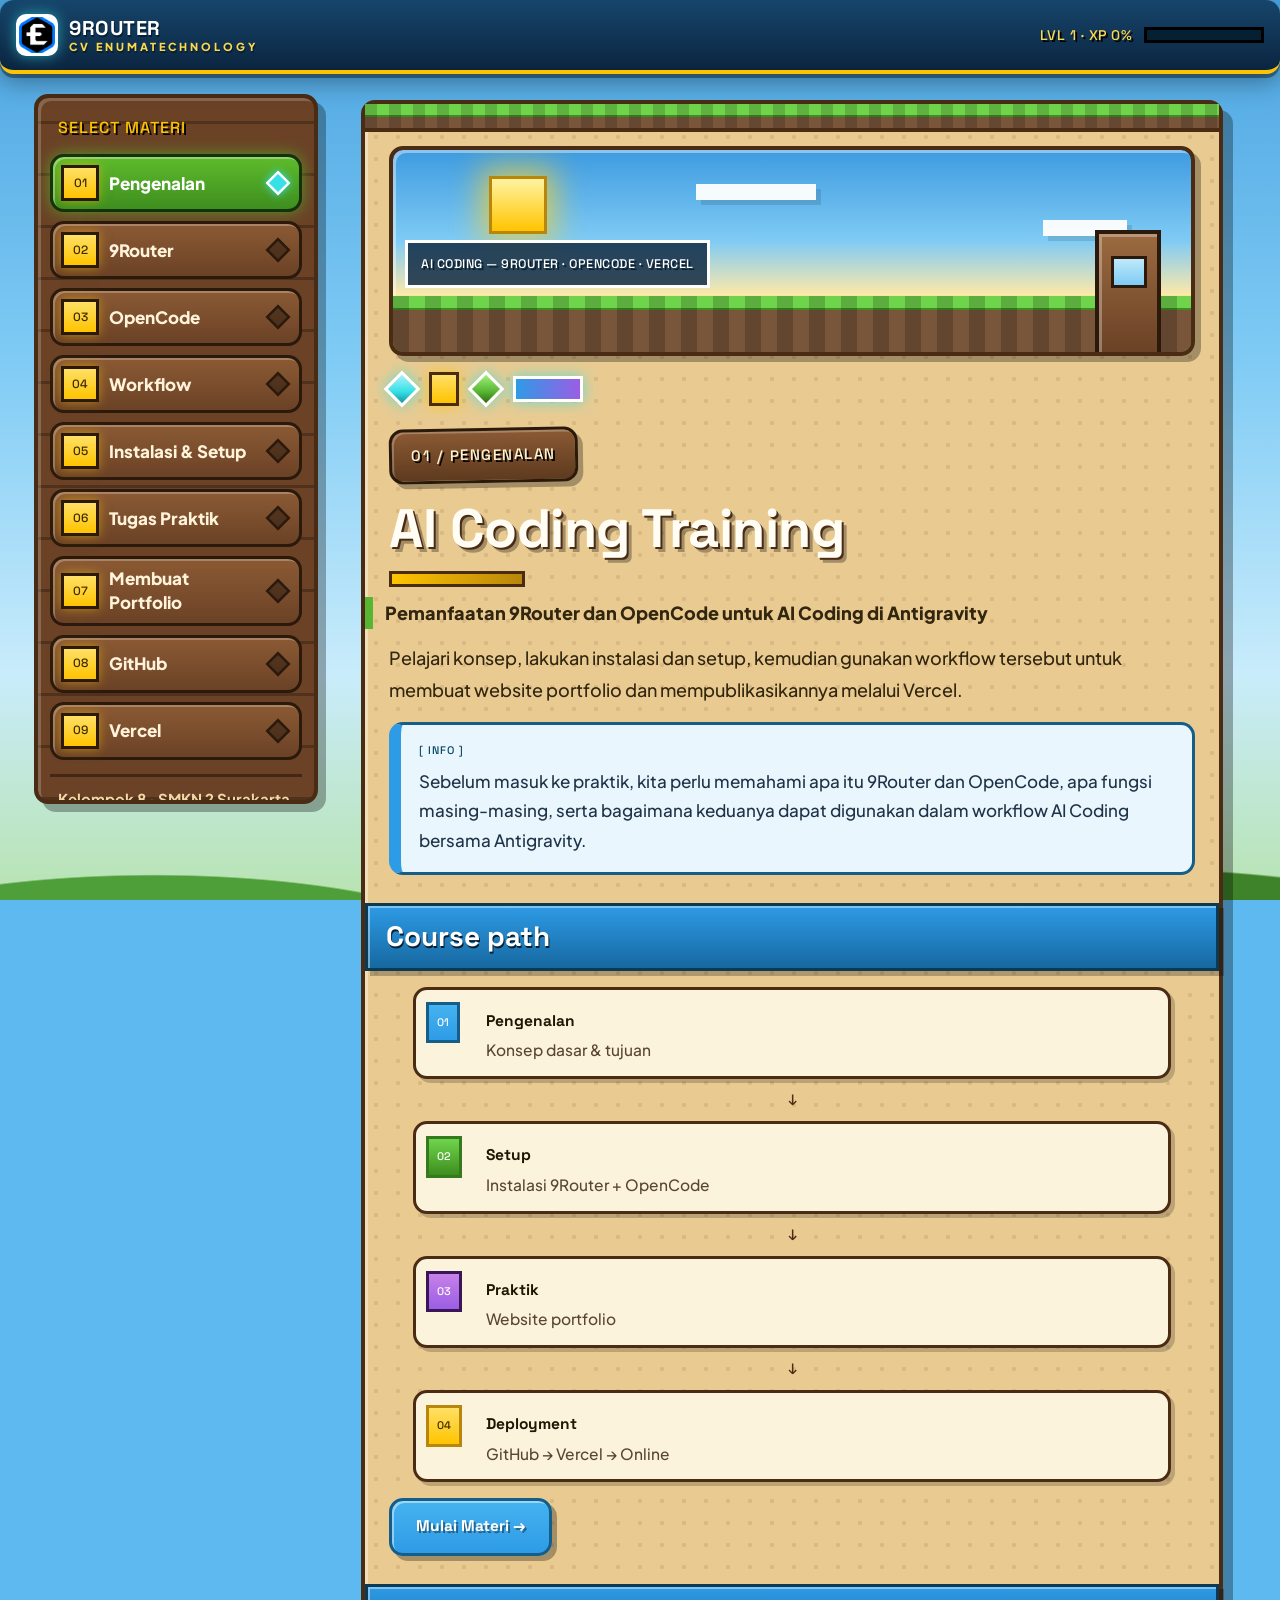
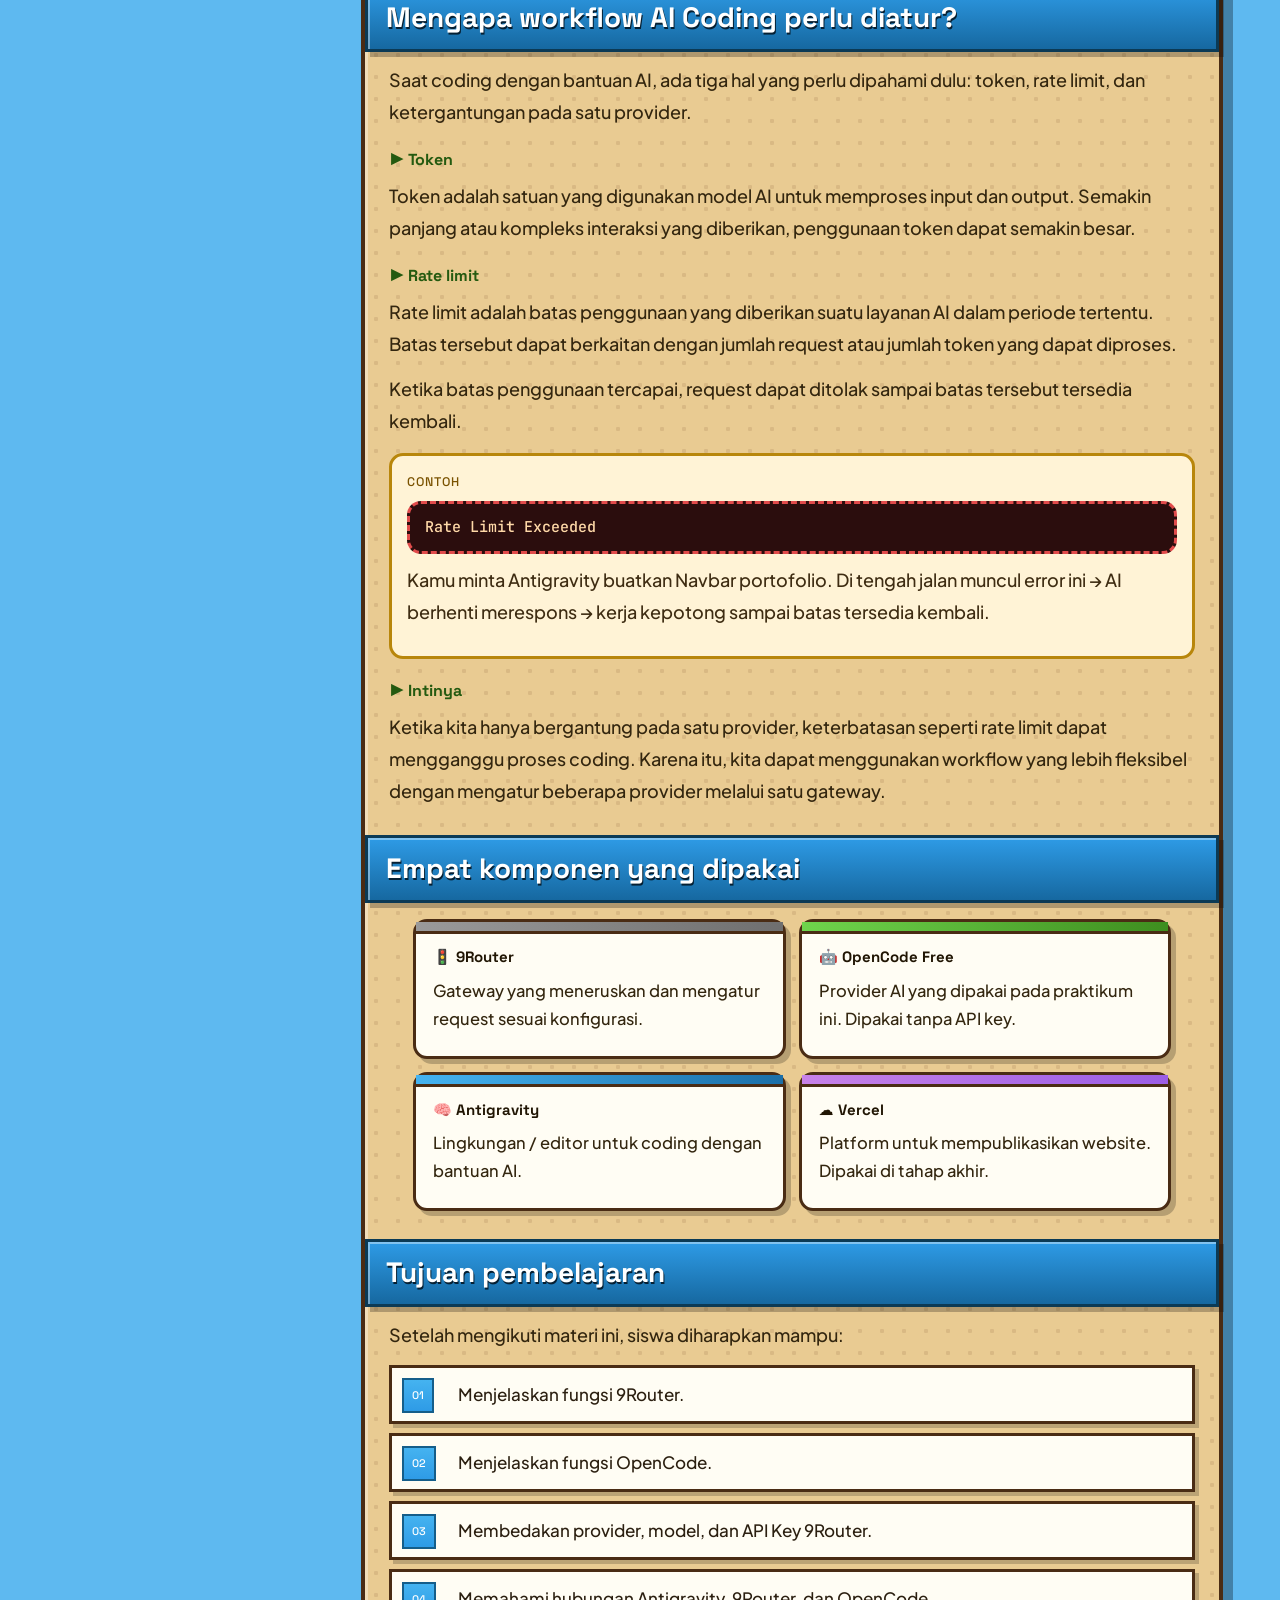
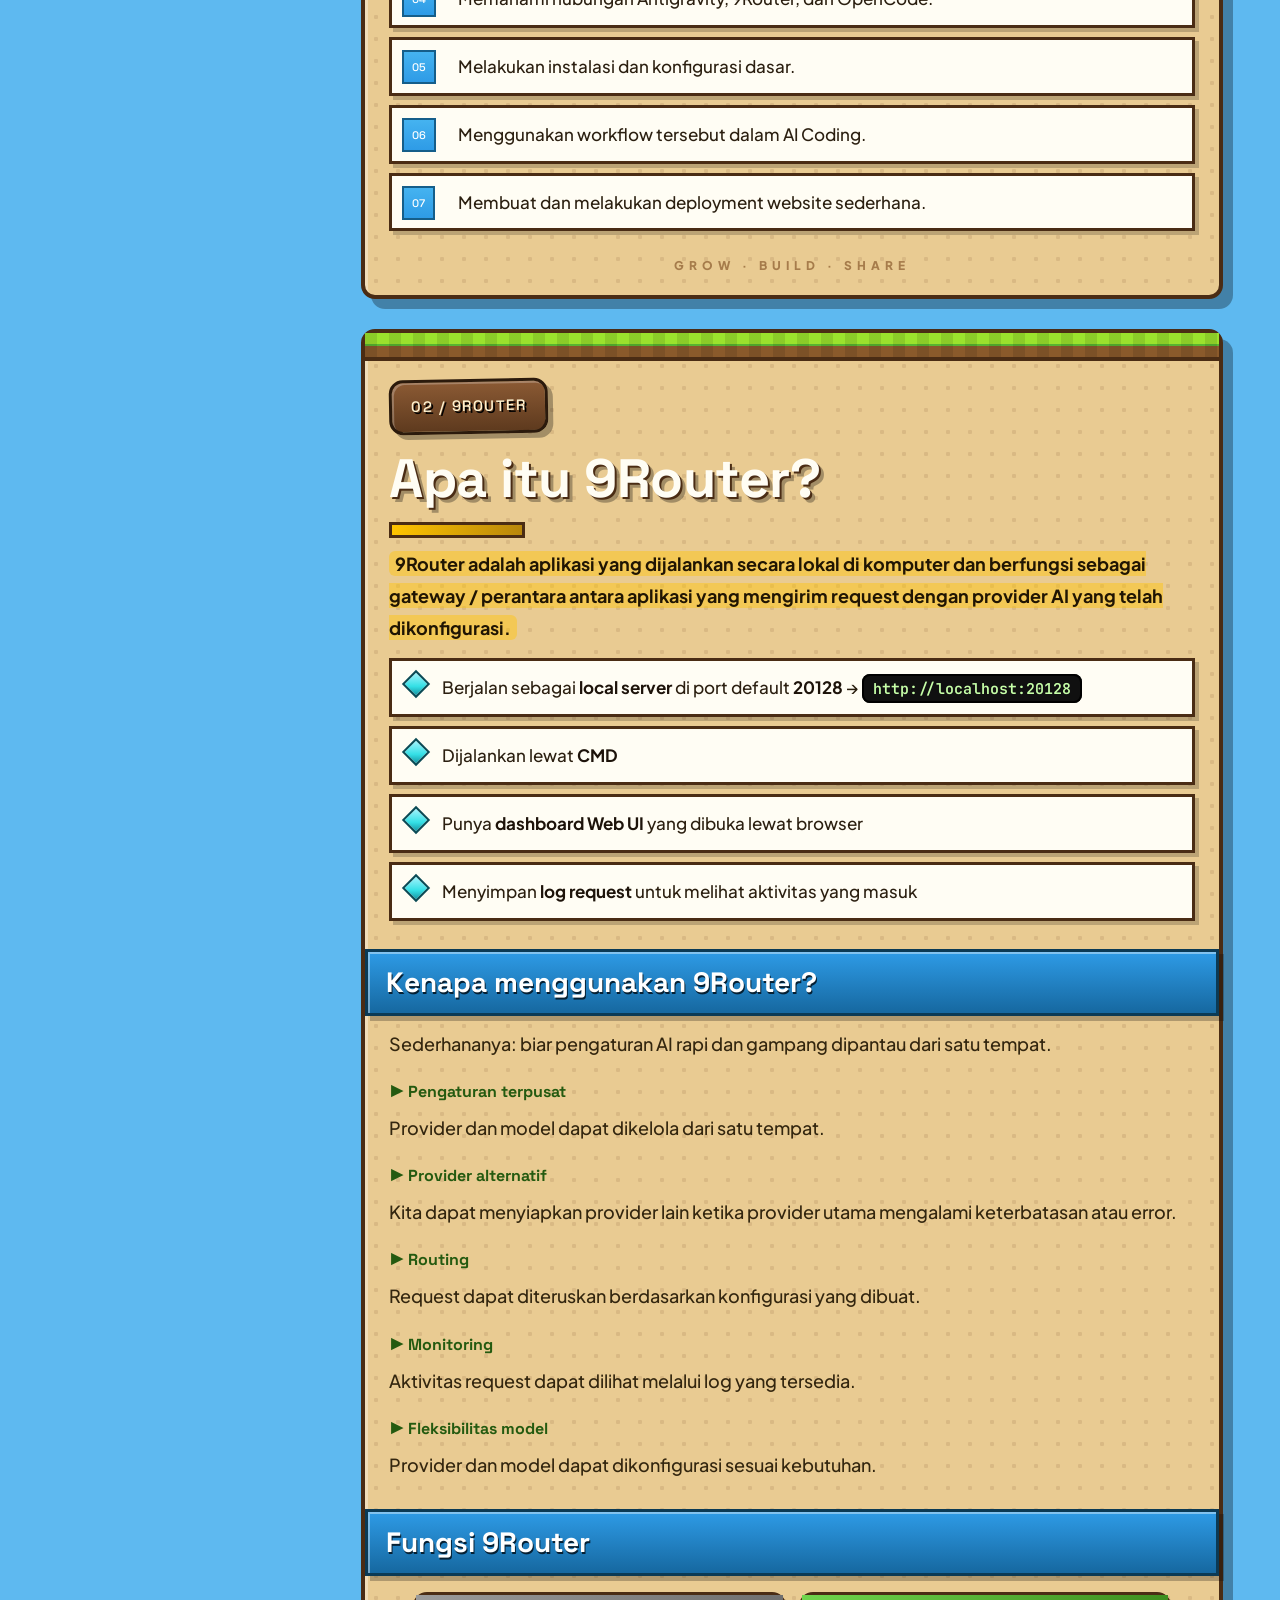
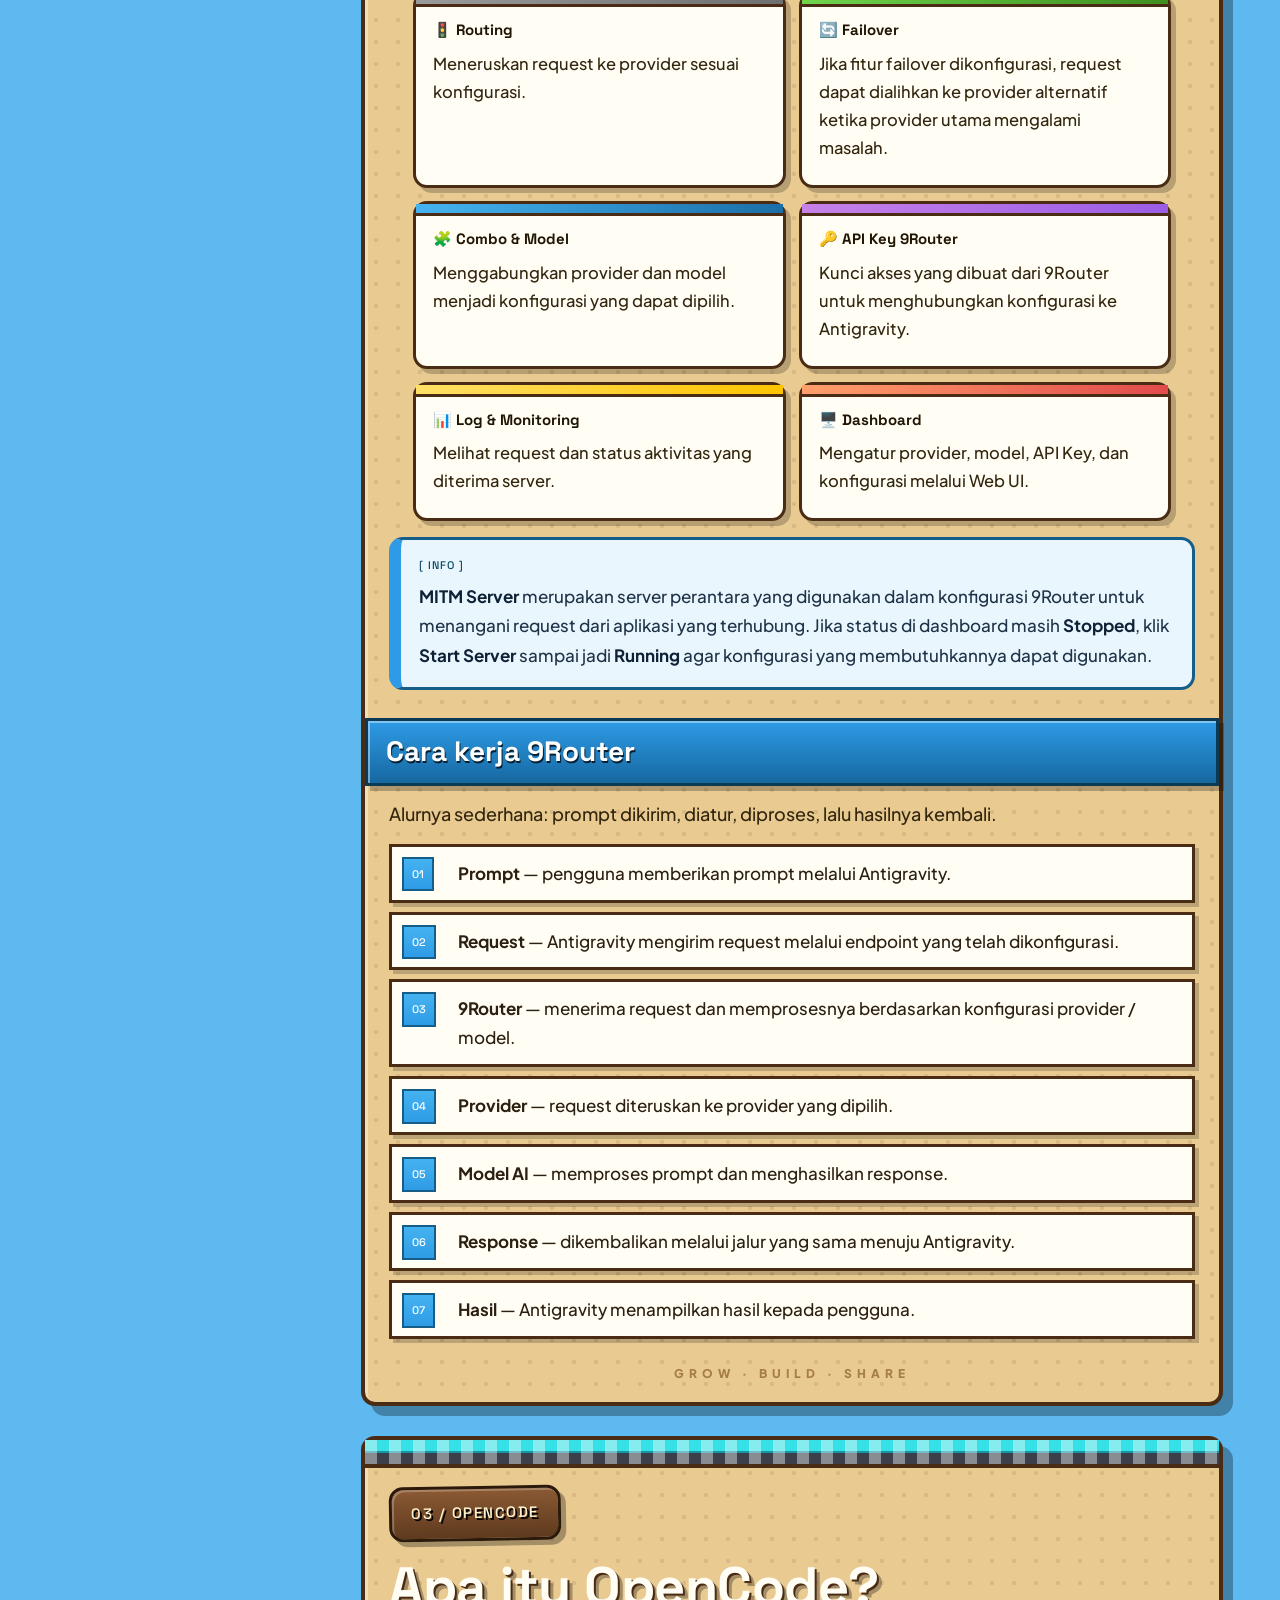
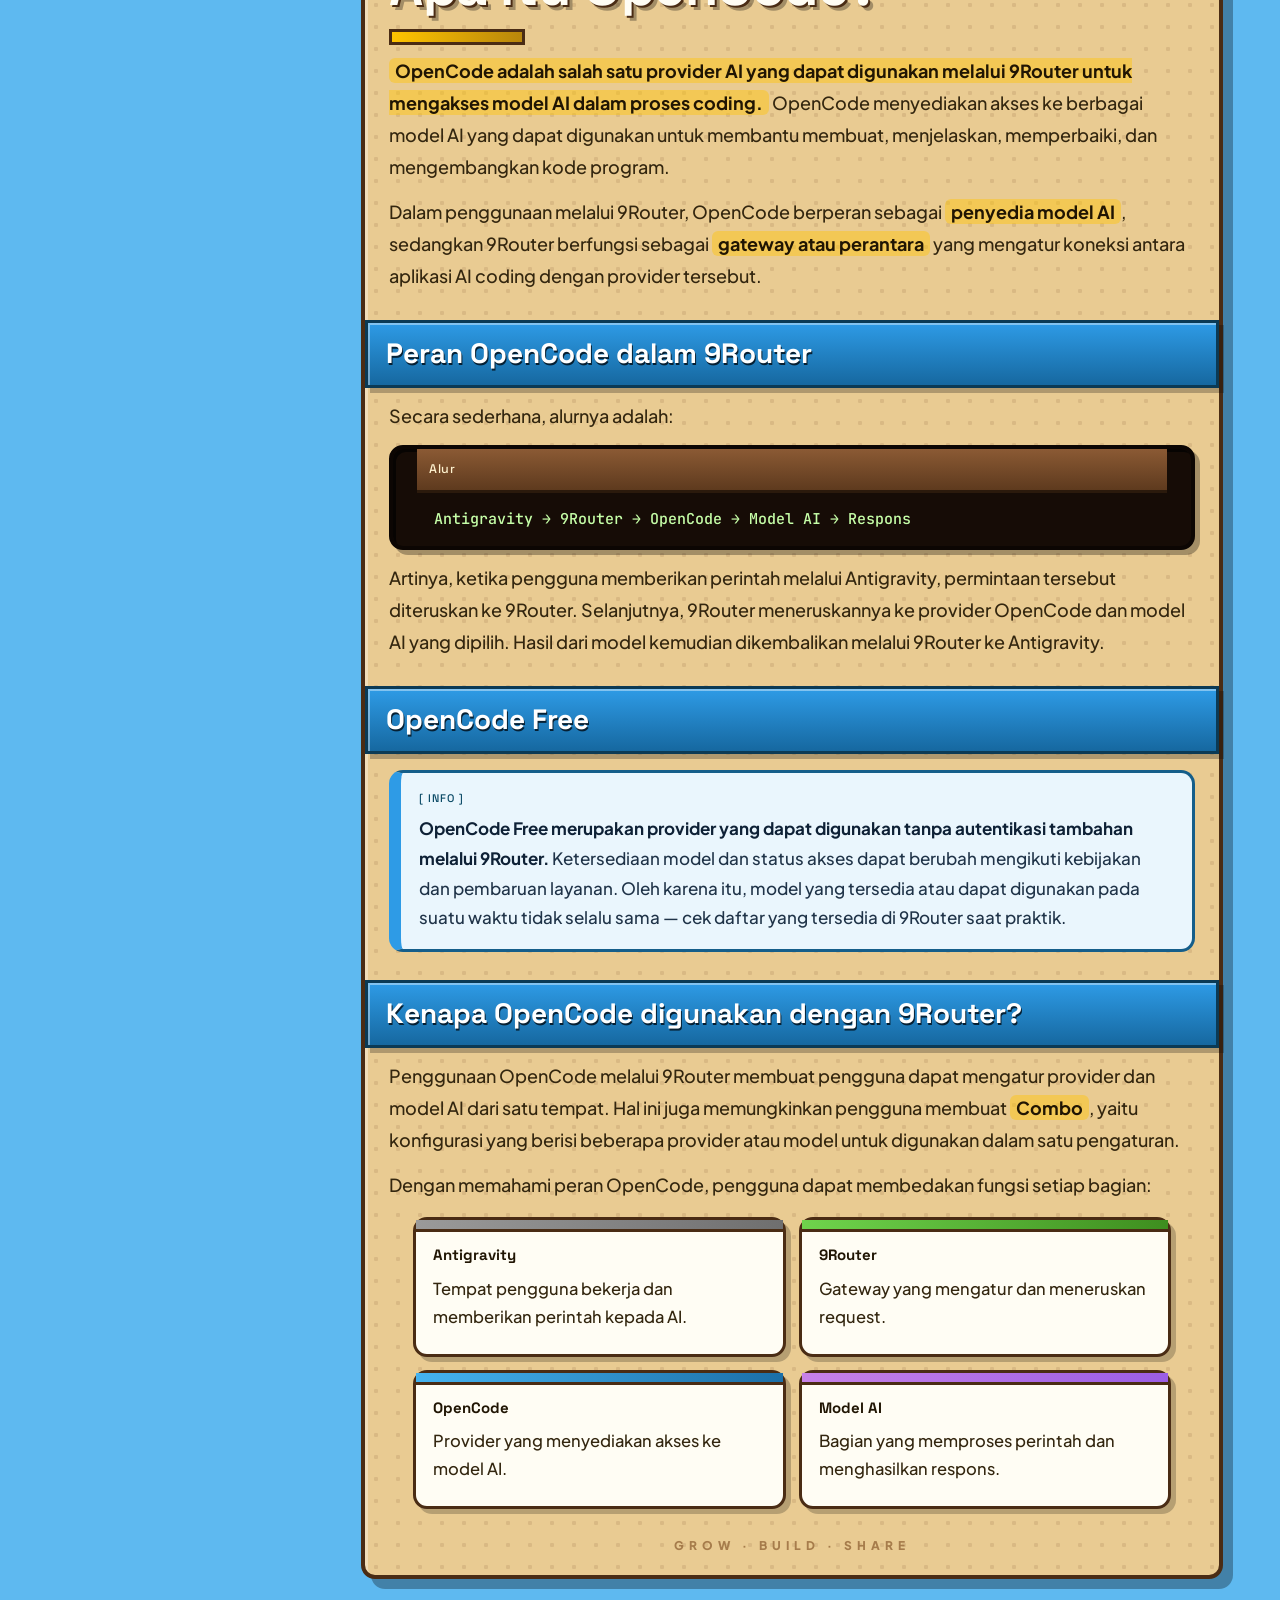
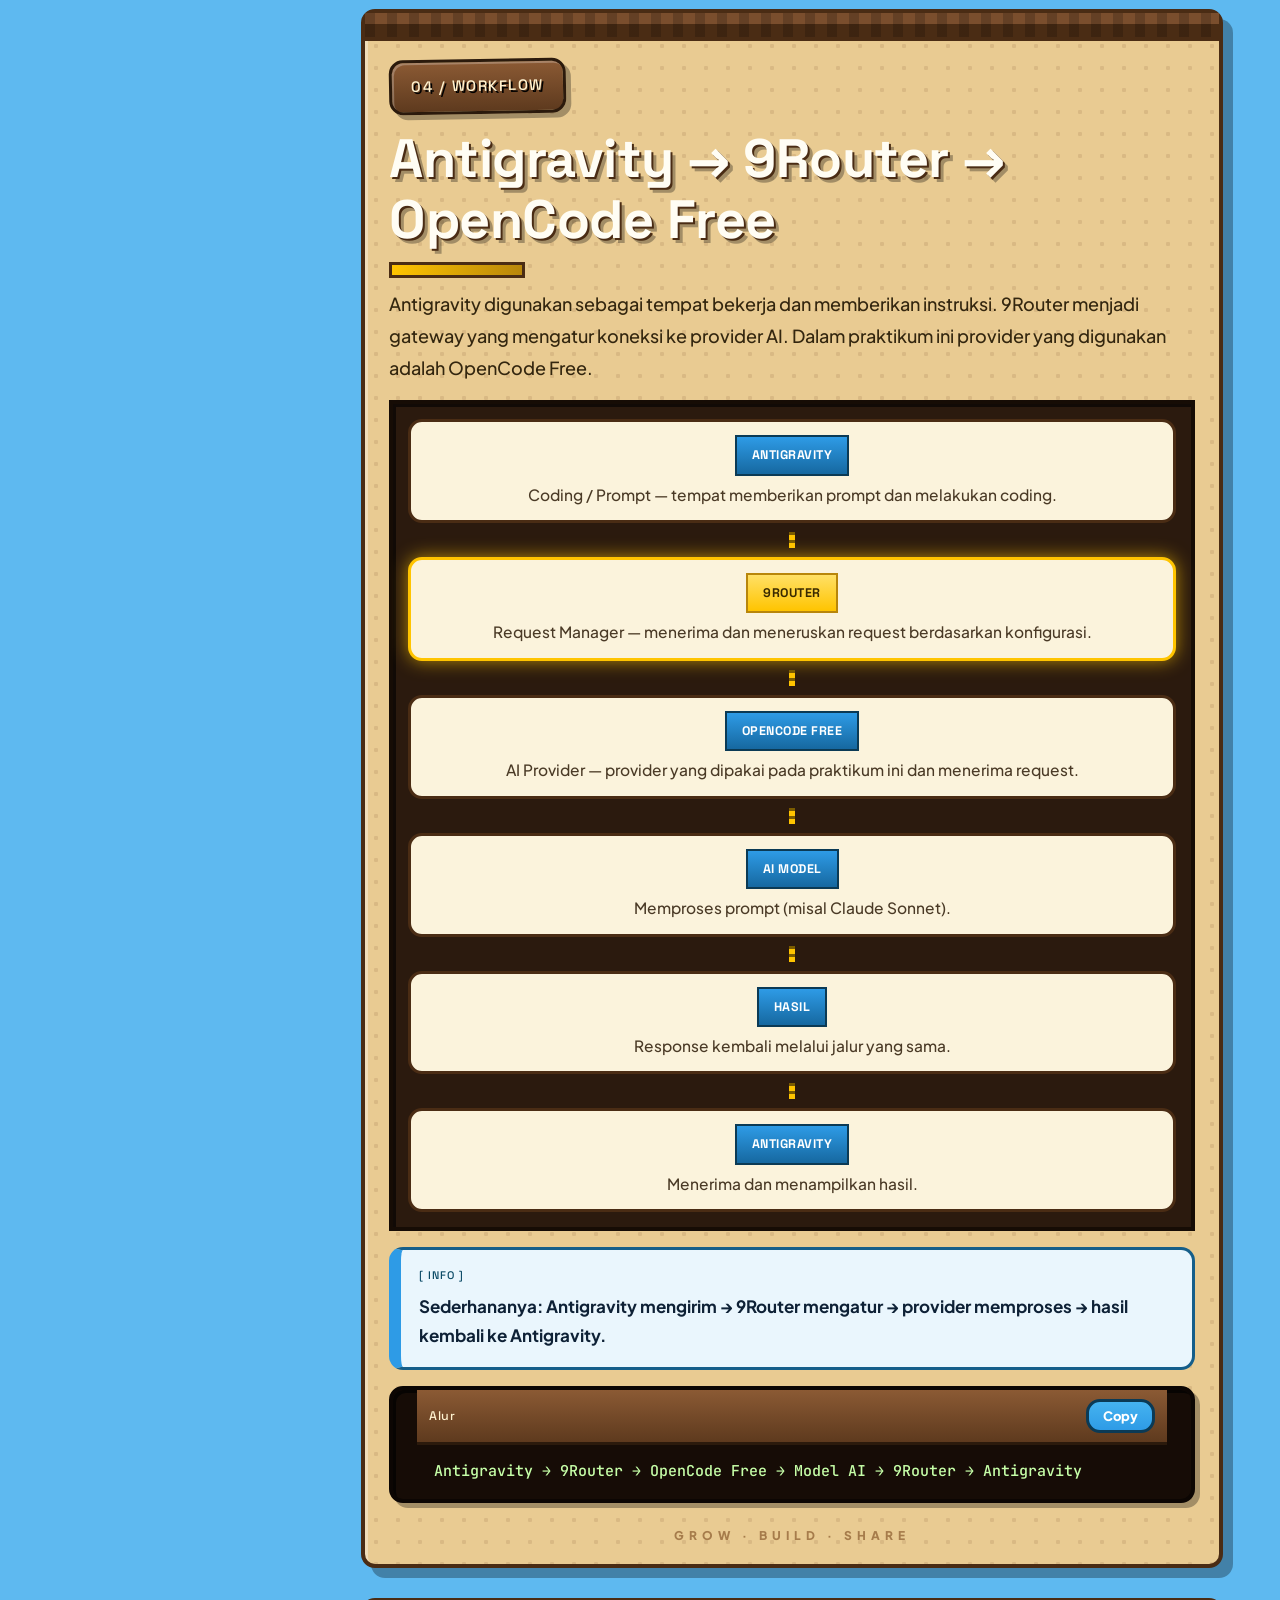
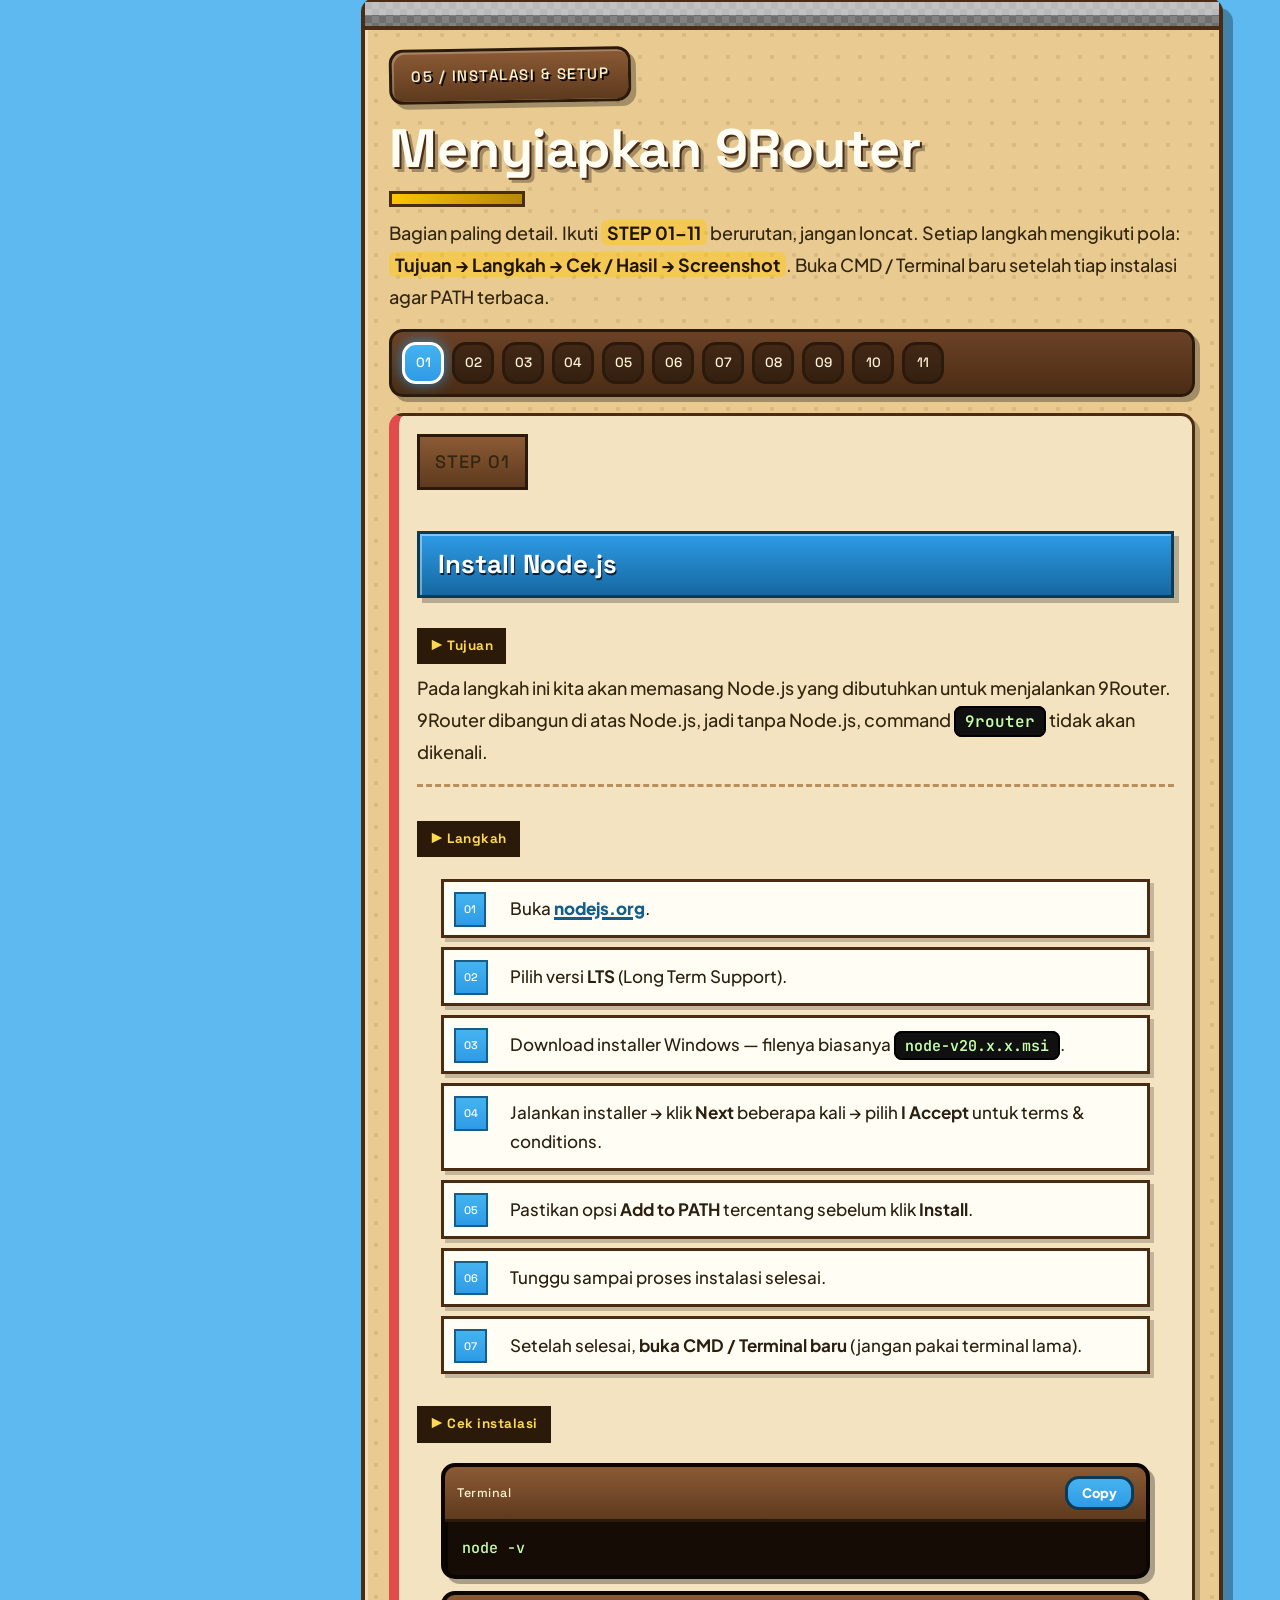
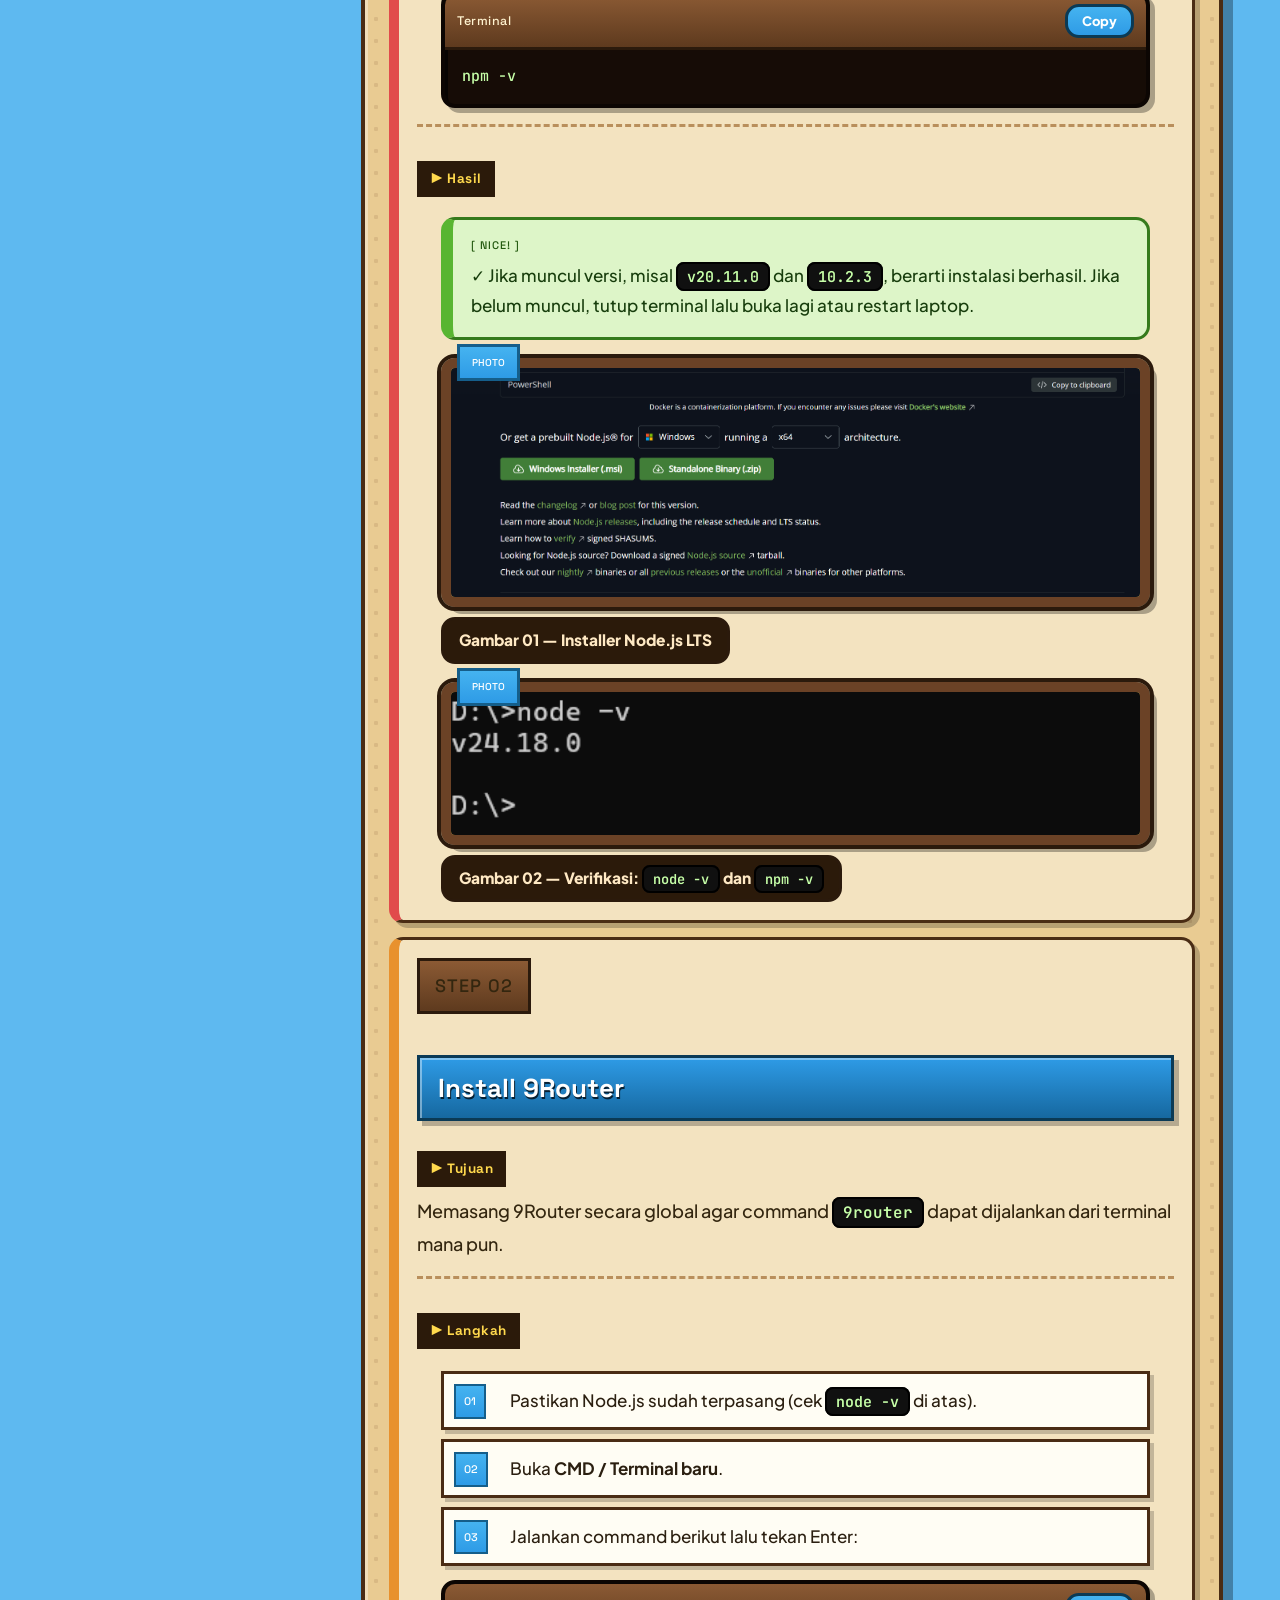
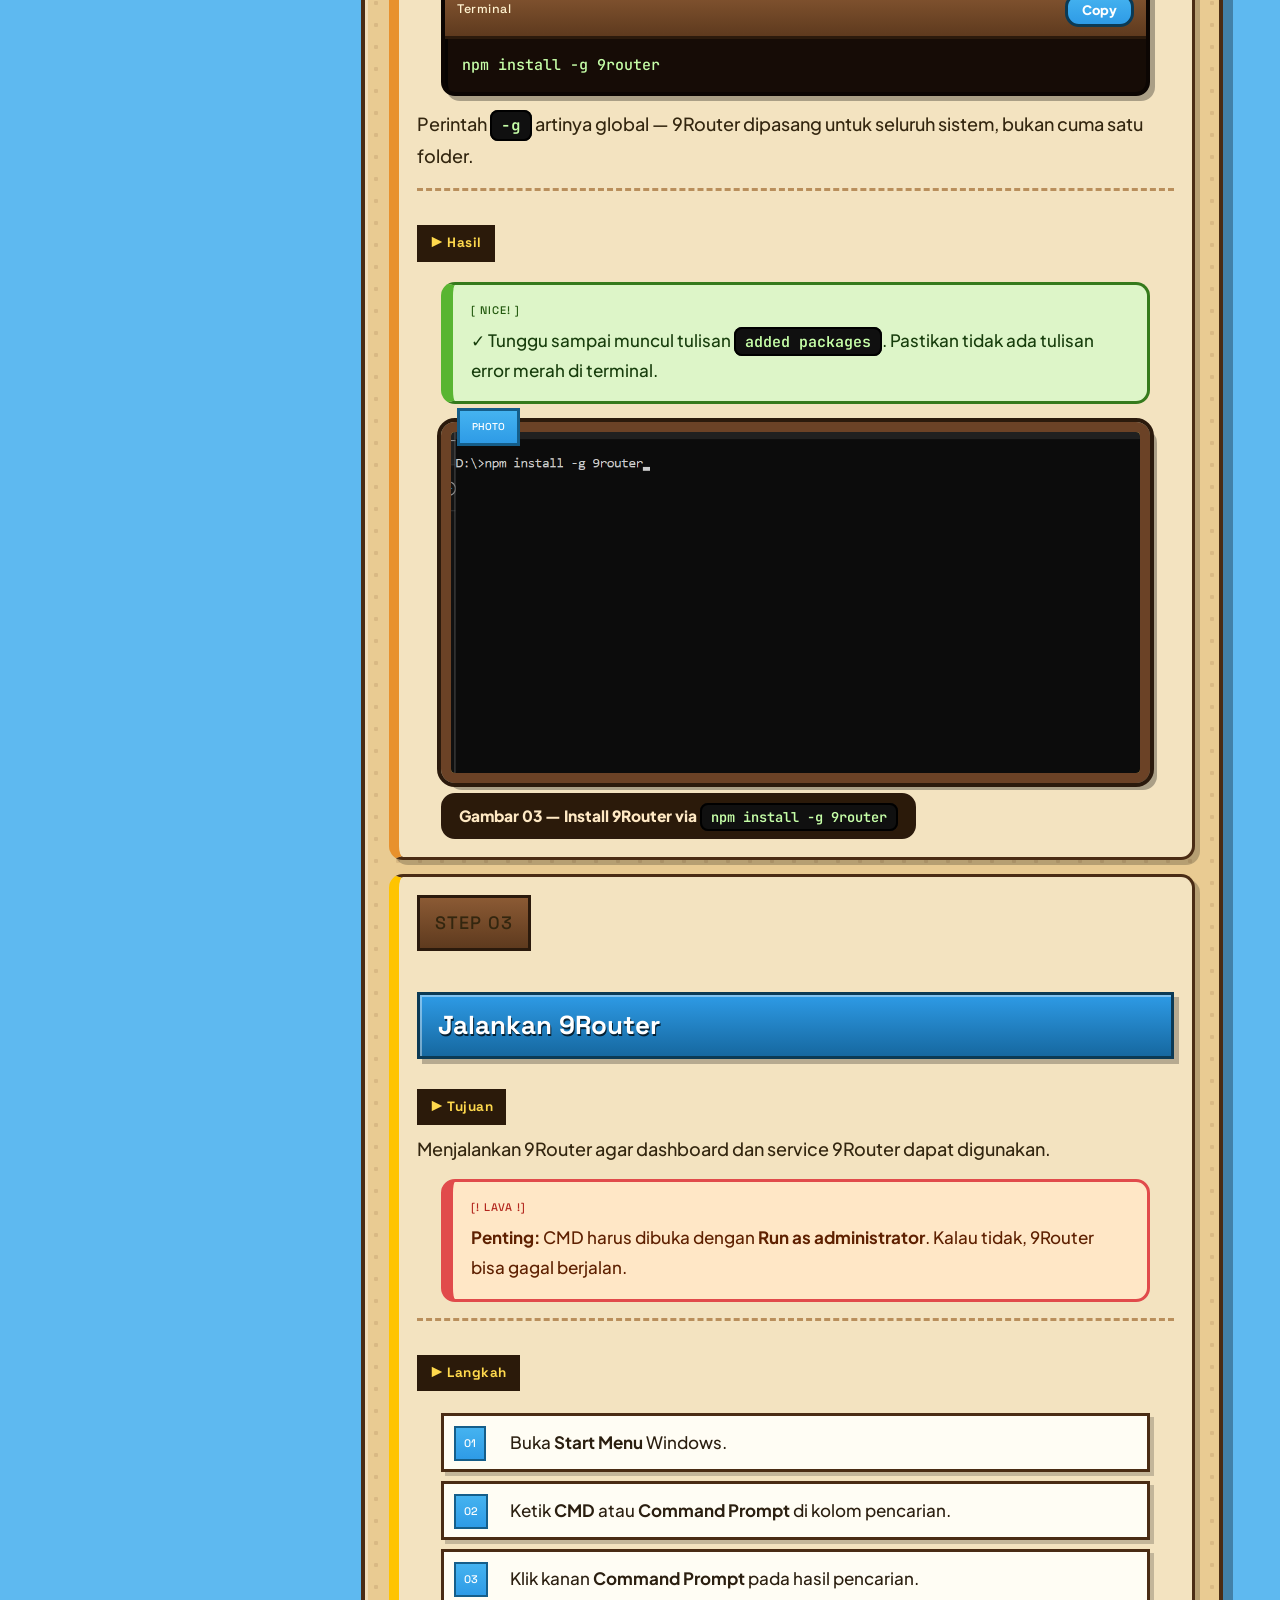
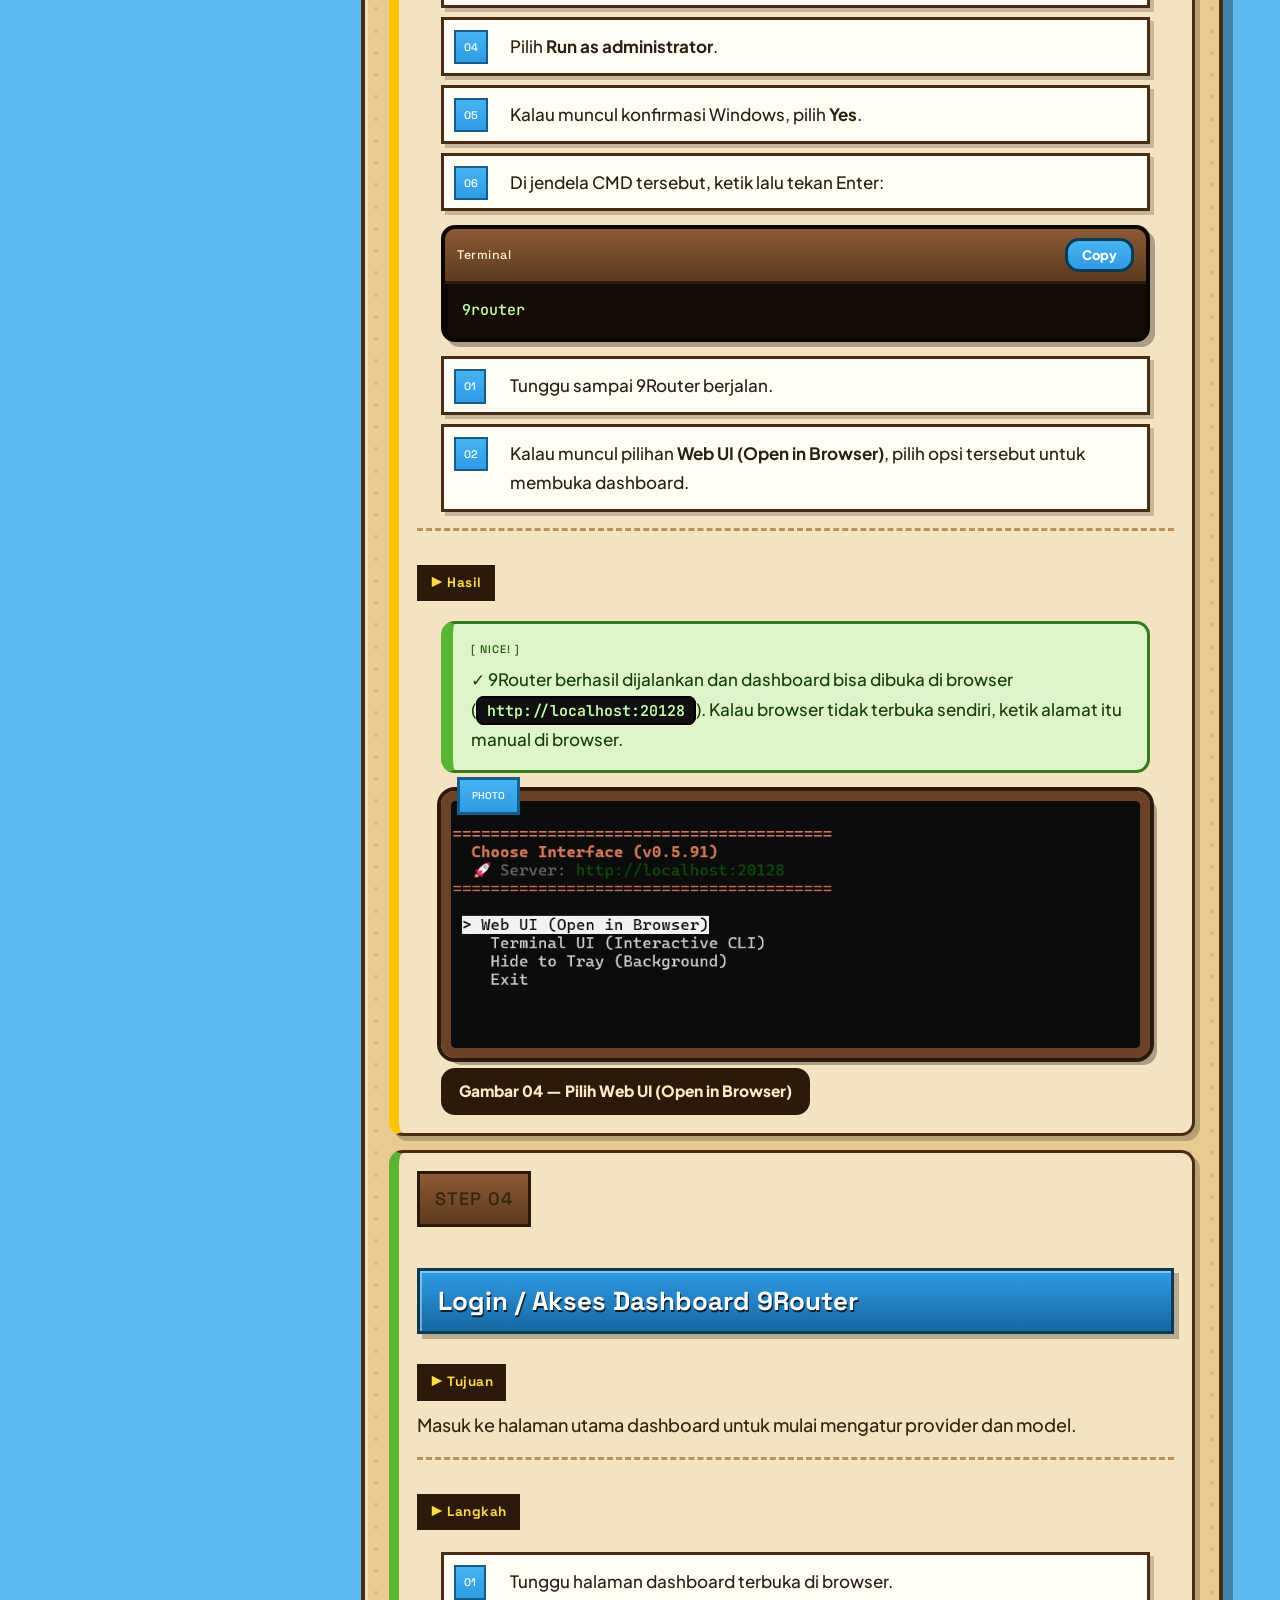
<file: index.html>
<!DOCTYPE html>
<html lang="id">
<head>
<meta charset="UTF-8">
<meta name="viewport" content="width=device-width, initial-scale=1.0">
<title>AI Coding Training — 9Router & OpenCode di Antigravity</title>
<meta name="description" content="Interactive AI Coding Training: konsep, instalasi, tugas portfolio, GitHub, dan deployment Vercel.">
<link rel="preconnect" href="https://fonts.googleapis.com">
<link rel="preconnect" href="https://fonts.gstatic.com" crossorigin>
<link href="https://fonts.googleapis.com/css2?family=Space+Grotesk:wght@500;600;700&family=Plus+Jakarta+Sans:wght@400;500;600;700;800&family=JetBrains+Mono:wght@400;500;600&display=swap" rel="stylesheet">
<link rel="stylesheet" href="style.css">
</head>
<body>

<header class="topbar">
  <button class="icon-btn menu-toggle" id="menuToggle" aria-label="menu">☰</button>
  <a class="tb-brand" href="#pengenalan"><img class="tb-logo" src="assets/enumatech.png" alt="Logo Enuma"><span class="tb-name">9ROUTER<small>CV ENUMATECHNOLOGY</small></span></a>
  <div class="tb-right">
    <span class="tb-progress" id="tbProgress">1 dari 9 bagian</span>
    <div class="tb-bar"><span id="tbBar"></span></div>
  </div>
</header>

<div class="layout">
<aside class="sidebar" id="sidebar">
  <p class="side-head">SELECT MATERI</p>
  <nav class="side-nav" id="sideNav">
    <a href="#pengenalan" data-title="Pengenalan"><span class="num">01</span><span class="lbl">Pengenalan<i class="st"></i></span></a>
    <a href="#router" data-title="9Router"><span class="num">02</span><span class="lbl">9Router<i class="st"></i></span></a>
    <a href="#opencode" data-title="OpenCode"><span class="num">03</span><span class="lbl">OpenCode<i class="st"></i></span></a>
    <a href="#workflow" data-title="Workflow"><span class="num">04</span><span class="lbl">Workflow<i class="st"></i></span></a>
    <a href="#instalasi" data-title="Instalasi Setup"><span class="num">05</span><span class="lbl">Instalasi &amp; Setup<i class="st"></i></span></a>
    <a href="#tugas" data-title="Tugas Praktik"><span class="num">06</span><span class="lbl">Tugas Praktik<i class="st"></i></span></a>
    <a href="#praktik" data-title="Membuat Portfolio"><span class="num">07</span><span class="lbl">Membuat Portfolio<i class="st"></i></span></a>
    <a href="#github" data-title="GitHub"><span class="num">08</span><span class="lbl">GitHub<i class="st"></i></span></a>
    <a href="#vercel" data-title="Vercel Deployment"><span class="num">09</span><span class="lbl">Vercel<i class="st"></i></span></a>
  </nav>
  <div class="side-foot"><p>Kelompok 8 · SMKN 2 Surakarta · 2026</p></div>
</aside>
<div class="scrim" id="scrim"></div>

<main class="main">
<div class="reader">

<!-- 01 -->
<section class="chapter" id="pengenalan" data-name="Pengenalan">
<div class="pano" aria-hidden="true"><span class="pano-sun"></span><span class="pano-cloud c1"></span><span class="pano-cloud c2"></span><span class="pano-ground"></span><span class="pano-caption">AI CODING — 9ROUTER · OPENCODE · VERCEL</span></div>
  <div class="hero-shapes"><i></i><i></i><i></i><i></i></div>
  <p class="eyebrow">01 / PENGENALAN</p>
  <h1>AI Coding Training</h1>
  <p class="doc-sub">Pemanfaatan 9Router dan OpenCode untuk AI Coding di Antigravity</p>
  <p>Pelajari konsep, lakukan instalasi dan setup, kemudian gunakan workflow tersebut untuk membuat website portfolio dan mempublikasikannya melalui Vercel.</p>
  <div class="callout">Sebelum masuk ke praktik, kita perlu memahami apa itu 9Router dan OpenCode, apa fungsi masing-masing, serta bagaimana keduanya dapat digunakan dalam workflow AI Coding bersama Antigravity.</div>

  <h2>Course path</h2>
  <div class="path">
    <div class="path-step"><span>01</span><b>Pengenalan</b><p>Konsep dasar &amp; tujuan</p></div>
    <div class="path-arrow">↓</div>
    <div class="path-step"><span>02</span><b>Setup</b><p>Instalasi 9Router + OpenCode</p></div>
    <div class="path-arrow">↓</div>
    <div class="path-step"><span>03</span><b>Praktik</b><p>Website portfolio</p></div>
    <div class="path-arrow">↓</div>
    <div class="path-step"><span>04</span><b>Deployment</b><p>GitHub → Vercel → Online</p></div>
  </div>
  <p><a class="btn" href="#router">Mulai Materi →</a></p>

  <h2>Mengapa workflow AI Coding perlu diatur?</h2>
  <p>Saat coding dengan bantuan AI, ada tiga hal yang perlu dipahami dulu: token, rate limit, dan ketergantungan pada satu provider.</p>
  <h3>Token</h3>
  <p>Token adalah satuan yang digunakan model AI untuk memproses input dan output. Semakin panjang atau kompleks interaksi yang diberikan, penggunaan token dapat semakin besar.</p>
  <h3>Rate limit</h3>
  <p>Rate limit adalah batas penggunaan yang diberikan suatu layanan AI dalam periode tertentu. Batas tersebut dapat berkaitan dengan jumlah request atau jumlah token yang dapat diproses.</p>
  <p>Ketika batas penggunaan tercapai, request dapat ditolak sampai batas tersebut tersedia kembali.</p>
  <div class="example"><p class="ex-label">CONTOH</p><p class="ex-code">Rate Limit Exceeded</p><p>Kamu minta Antigravity buatkan Navbar portofolio. Di tengah jalan muncul error ini → AI berhenti merespons → kerja kepotong sampai batas tersedia kembali.</p></div>
  <h3>Intinya</h3>
  <p>Ketika kita hanya bergantung pada satu provider, keterbatasan seperti rate limit dapat mengganggu proses coding. Karena itu, kita dapat menggunakan workflow yang lebih fleksibel dengan mengatur beberapa provider melalui satu gateway.</p>

  <h2>Empat komponen yang dipakai</h2>
  <div class="duo">
    <div class="mini"><b>🚦 9Router</b><p>Gateway yang meneruskan dan mengatur request sesuai konfigurasi.</p></div>
    <div class="mini"><b>🤖 OpenCode Free</b><p>Provider AI yang dipakai pada praktikum ini. Dipakai tanpa API key.</p></div>
    <div class="mini"><b>🧠 Antigravity</b><p>Lingkungan / editor untuk coding dengan bantuan AI.</p></div>
    <div class="mini"><b>☁️ Vercel</b><p>Platform untuk mempublikasikan website. Dipakai di tahap akhir.</p></div>
  </div>

  <h2>Tujuan pembelajaran</h2>
  <p>Setelah mengikuti materi ini, siswa diharapkan mampu:</p>
  <ol class="doc-ol">
    <li>Menjelaskan fungsi 9Router.</li>
    <li>Menjelaskan fungsi OpenCode.</li>
    <li>Membedakan provider, model, dan API Key 9Router.</li>
    <li>Memahami hubungan Antigravity, 9Router, dan OpenCode.</li>
    <li>Melakukan instalasi dan konfigurasi dasar.</li>
    <li>Menggunakan workflow tersebut dalam AI Coding.</li>
    <li>Membuat dan melakukan deployment website sederhana.</li>
  </ol>
</section>

<!-- 02 -->
<section class="chapter" id="router" data-name="9Router">
  <p class="eyebrow">02 / 9ROUTER</p>
  <h1>Apa itu 9Router?</h1>
  <p><b>9Router adalah aplikasi yang dijalankan secara lokal di komputer dan berfungsi sebagai gateway / perantara antara aplikasi yang mengirim request dengan provider AI yang telah dikonfigurasi.</b></p>
  <ul class="doc-ul">
    <li>Berjalan sebagai <b>local server</b> di port default <b>20128</b> → <code>http://localhost:20128</code></li>
    <li>Dijalankan lewat <b>CMD</b></li>
    <li>Punya <b>dashboard Web UI</b> yang dibuka lewat browser</li>
    <li>Menyimpan <b>log request</b> untuk melihat aktivitas yang masuk</li>
  </ul>

  <h2>Kenapa menggunakan 9Router?</h2>
  <p>Sederhananya: biar pengaturan AI rapi dan gampang dipantau dari satu tempat.</p>
  <h3>Pengaturan terpusat</h3><p>Provider dan model dapat dikelola dari satu tempat.</p>
  <h3>Provider alternatif</h3><p>Kita dapat menyiapkan provider lain ketika provider utama mengalami keterbatasan atau error.</p>
  <h3>Routing</h3><p>Request dapat diteruskan berdasarkan konfigurasi yang dibuat.</p>
  <h3>Monitoring</h3><p>Aktivitas request dapat dilihat melalui log yang tersedia.</p>
  <h3>Fleksibilitas model</h3><p>Provider dan model dapat dikonfigurasi sesuai kebutuhan.</p>

  <h2>Fungsi 9Router</h2>
  <div class="duo">
    <div class="mini"><b>🚦 Routing</b><p>Meneruskan request ke provider sesuai konfigurasi.</p></div>
    <div class="mini"><b>🔄 Failover</b><p>Jika fitur failover dikonfigurasi, request dapat dialihkan ke provider alternatif ketika provider utama mengalami masalah.</p></div>
    <div class="mini"><b>🧩 Combo &amp; Model</b><p>Menggabungkan provider dan model menjadi konfigurasi yang dapat dipilih.</p></div>
    <div class="mini"><b>🔑 API Key 9Router</b><p>Kunci akses yang dibuat dari 9Router untuk menghubungkan konfigurasi ke Antigravity.</p></div>
    <div class="mini"><b>📊 Log &amp; Monitoring</b><p>Melihat request dan status aktivitas yang diterima server.</p></div>
    <div class="mini"><b>🖥️ Dashboard</b><p>Mengatur provider, model, API Key, dan konfigurasi melalui Web UI.</p></div>
  </div>
  <div class="callout"><b>MITM Server</b> merupakan server perantara yang digunakan dalam konfigurasi 9Router untuk menangani request dari aplikasi yang terhubung. Jika status di dashboard masih <b>Stopped</b>, klik <b>Start Server</b> sampai jadi <b>Running</b> agar konfigurasi yang membutuhkannya dapat digunakan.</div>

  <h2>Cara kerja 9Router</h2>
  <p>Alurnya sederhana: prompt dikirim, diatur, diproses, lalu hasilnya kembali.</p>
  <ol class="doc-ol">
    <li><b>Prompt</b> — pengguna memberikan prompt melalui Antigravity.</li>
    <li><b>Request</b> — Antigravity mengirim request melalui endpoint yang telah dikonfigurasi.</li>
    <li><b>9Router</b> — menerima request dan memprosesnya berdasarkan konfigurasi provider / model.</li>
    <li><b>Provider</b> — request diteruskan ke provider yang dipilih.</li>
    <li><b>Model AI</b> — memproses prompt dan menghasilkan response.</li>
    <li><b>Response</b> — dikembalikan melalui jalur yang sama menuju Antigravity.</li>
    <li><b>Hasil</b> — Antigravity menampilkan hasil kepada pengguna.</li>
  </ol>
</section>

<!-- 03 -->
<section class="chapter" id="opencode" data-name="OpenCode">
  <p class="eyebrow">03 / OPENCODE</p>
  <h1>Apa itu OpenCode?</h1>
  <p><b>OpenCode adalah salah satu provider AI yang dapat digunakan melalui 9Router untuk mengakses model AI dalam proses coding.</b> OpenCode menyediakan akses ke berbagai model AI yang dapat digunakan untuk membantu membuat, menjelaskan, memperbaiki, dan mengembangkan kode program.</p>
  <p>Dalam penggunaan melalui 9Router, OpenCode berperan sebagai <b>penyedia model AI</b>, sedangkan 9Router berfungsi sebagai <b>gateway atau perantara</b> yang mengatur koneksi antara aplikasi AI coding dengan provider tersebut.</p>
  <h2>Peran OpenCode dalam 9Router</h2>
  <p>Secara sederhana, alurnya adalah:</p>
  <div class="codeblock"><div class="cb-head"><span>Alur</span></div><pre>Antigravity → 9Router → OpenCode → Model AI → Respons</pre></div>
  <p>Artinya, ketika pengguna memberikan perintah melalui Antigravity, permintaan tersebut diteruskan ke 9Router. Selanjutnya, 9Router meneruskannya ke provider OpenCode dan model AI yang dipilih. Hasil dari model kemudian dikembalikan melalui 9Router ke Antigravity.</p>
  <h2>OpenCode Free</h2>
  <div class="callout"><b>OpenCode Free merupakan provider yang dapat digunakan tanpa autentikasi tambahan melalui 9Router.</b> Ketersediaan model dan status akses dapat berubah mengikuti kebijakan dan pembaruan layanan. Oleh karena itu, model yang tersedia atau dapat digunakan pada suatu waktu tidak selalu sama — cek daftar yang tersedia di 9Router saat praktik.</div>
  <h2>Kenapa OpenCode digunakan dengan 9Router?</h2>
  <p>Penggunaan OpenCode melalui 9Router membuat pengguna dapat mengatur provider dan model AI dari satu tempat. Hal ini juga memungkinkan pengguna membuat <b>Combo</b>, yaitu konfigurasi yang berisi beberapa provider atau model untuk digunakan dalam satu pengaturan.</p>
  <p>Dengan memahami peran OpenCode, pengguna dapat membedakan fungsi setiap bagian:</p>
  <div class="duo">
    <div class="mini"><b>Antigravity</b><p>Tempat pengguna bekerja dan memberikan perintah kepada AI.</p></div>
    <div class="mini"><b>9Router</b><p>Gateway yang mengatur dan meneruskan request.</p></div>
    <div class="mini"><b>OpenCode</b><p>Provider yang menyediakan akses ke model AI.</p></div>
    <div class="mini"><b>Model AI</b><p>Bagian yang memproses perintah dan menghasilkan respons.</p></div>
  </div>
</section>

<!-- 04 -->
<section class="chapter" id="workflow" data-name="Workflow">
  <p class="eyebrow">04 / WORKFLOW</p>
  <h1>Antigravity → 9Router → OpenCode Free</h1>
  <p>Antigravity digunakan sebagai tempat bekerja dan memberikan instruksi. 9Router menjadi gateway yang mengatur koneksi ke provider AI. Dalam praktikum ini provider yang digunakan adalah OpenCode Free.</p>
  <div class="vdiag">
    <div class="vnode"><b>ANTIGRAVITY</b><span>Coding / Prompt — tempat memberikan prompt dan melakukan coding.</span></div><div class="vline"></div>
    <div class="vnode hot"><b>9ROUTER</b><span>Request Manager — menerima dan meneruskan request berdasarkan konfigurasi.</span></div><div class="vline"></div>
    <div class="vnode"><b>OPENCODE FREE</b><span>AI Provider — provider yang dipakai pada praktikum ini dan menerima request.</span></div><div class="vline"></div>
    <div class="vnode"><b>AI MODEL</b><span>Memproses prompt (misal Claude Sonnet).</span></div><div class="vline"></div>
    <div class="vnode"><b>HASIL</b><span>Response kembali melalui jalur yang sama.</span></div><div class="vline"></div>
    <div class="vnode"><b>ANTIGRAVITY</b><span>Menerima dan menampilkan hasil.</span></div>
  </div>
  <div class="callout"><b>Sederhananya: Antigravity mengirim → 9Router mengatur → provider memproses → hasil kembali ke Antigravity.</b></div>
  <div class="codeblock"><div class="cb-head"><span>Alur</span><button data-copy="Antigravity → 9Router → OpenCode Free → Model AI → 9Router → Antigravity">Copy</button></div><pre>Antigravity → 9Router → OpenCode Free → Model AI → 9Router → Antigravity</pre></div>
</section>

<!-- 05 -->
<section class="chapter" id="instalasi" data-name="Instalasi &amp; Setup">
  <p class="eyebrow">05 / INSTALASI &amp; SETUP</p>
  <h1>Menyiapkan 9Router</h1>
  <p>Bagian paling detail. Ikuti <b>STEP 01–11</b> berurutan, jangan loncat. Setiap langkah mengikuti pola: <b>Tujuan → Langkah → Cek / Hasil → Screenshot</b>. Buka CMD / Terminal baru setelah tiap instalasi agar PATH terbaca.</p>

  <div class="tut" id="tutNav">
    <a href="#step1" class="active">01</a><a href="#step2">02</a><a href="#step3">03</a><a href="#step4">04</a><a href="#step5">05</a><a href="#step6">06</a><a href="#step7">07</a><a href="#step8">08</a><a href="#step9">09</a><a href="#step10">10</a><a href="#step11">11</a>
  </div>

  <article class="step" id="step1">
    <p class="step-k">STEP 01</p><h2>Install Node.js</h2>
    <h3>Tujuan</h3><p>Pada langkah ini kita akan memasang Node.js yang dibutuhkan untuk menjalankan 9Router. 9Router dibangun di atas Node.js, jadi tanpa Node.js, command <code>9router</code> tidak akan dikenali.</p>
    <hr><h3>Langkah</h3>
    <ol class="doc-ol">
      <li>Buka <a href="https://nodejs.org" target="_blank" rel="noopener">nodejs.org</a>.</li>
      <li>Pilih versi <b>LTS</b> (Long Term Support).</li>
      <li>Download installer Windows — filenya biasanya <code>node-v20.x.x.msi</code>.</li>
      <li>Jalankan installer → klik <b>Next</b> beberapa kali → pilih <b>I Accept</b> untuk terms &amp; conditions.</li>
      <li>Pastikan opsi <b>Add to PATH</b> tercentang sebelum klik <b>Install</b>.</li>
      <li>Tunggu sampai proses instalasi selesai.</li>
      <li>Setelah selesai, <b>buka CMD / Terminal baru</b> (jangan pakai terminal lama).</li>
    </ol>
    <h3>Cek instalasi</h3>
    <div class="codeblock"><div class="cb-head"><span>Terminal</span><button data-copy="node -v">Copy</button></div><pre>node -v</pre></div>
    <div class="codeblock"><div class="cb-head"><span>Terminal</span><button data-copy="npm -v">Copy</button></div><pre>npm -v</pre></div>
    <hr><h3>Hasil</h3><div class="success">✓ Jika muncul versi, misal <code>v20.11.0</code> dan <code>10.2.3</code>, berarti instalasi berhasil. Jika belum muncul, tutup terminal lalu buka lagi atau restart laptop.</div>
    <figure class="shot"><img src="assets/install%20node.png" alt="Installer Node.js" loading="lazy"><figcaption>Gambar 01 — Installer Node.js LTS</figcaption></figure>
    <figure class="shot"><img src="assets/node%20-v.png" alt="Verifikasi node -v" loading="lazy"><figcaption>Gambar 02 — Verifikasi: <code>node -v</code> dan <code>npm -v</code></figcaption></figure>
  </article>

  <article class="step" id="step2">
    <p class="step-k">STEP 02</p><h2>Install 9Router</h2>
    <h3>Tujuan</h3><p>Memasang 9Router secara global agar command <code>9router</code> dapat dijalankan dari terminal mana pun.</p>
    <hr><h3>Langkah</h3>
    <ol class="doc-ol"><li>Pastikan Node.js sudah terpasang (cek <code>node -v</code> di atas).</li><li>Buka <b>CMD / Terminal baru</b>.</li><li>Jalankan command berikut lalu tekan Enter:</li></ol>
    <div class="codeblock"><div class="cb-head"><span>Terminal</span><button data-copy="npm install -g 9router">Copy</button></div><pre>npm install -g 9router</pre></div>
    <p>Perintah <code>-g</code> artinya global — 9Router dipasang untuk seluruh sistem, bukan cuma satu folder.</p>
    <hr><h3>Hasil</h3><div class="success">✓ Tunggu sampai muncul tulisan <code>added packages</code>. Pastikan tidak ada tulisan error merah di terminal.</div>
    <figure class="shot"><img src="assets/install%209router.png" alt="Install 9router global" loading="lazy"><figcaption>Gambar 03 — Install 9Router via <code>npm install -g 9router</code></figcaption></figure>
  </article>

  <article class="step" id="step3">
    <p class="step-k">STEP 03</p><h2>Jalankan 9Router</h2>
    <h3>Tujuan</h3><p>Menjalankan 9Router agar dashboard dan service 9Router dapat digunakan.</p>
    <div class="warning"><b>Penting:</b> CMD harus dibuka dengan <b>Run as administrator</b>. Kalau tidak, 9Router bisa gagal berjalan.</div>
    <hr><h3>Langkah</h3>
    <ol class="doc-ol">
      <li>Buka <b>Start Menu</b> Windows.</li>
      <li>Ketik <b>CMD</b> atau <b>Command Prompt</b> di kolom pencarian.</li>
      <li>Klik kanan <b>Command Prompt</b> pada hasil pencarian.</li>
      <li>Pilih <b>Run as administrator</b>.</li>
      <li>Kalau muncul konfirmasi Windows, pilih <b>Yes</b>.</li>
      <li>Di jendela CMD tersebut, ketik lalu tekan Enter:</li>
    </ol>
    <div class="codeblock"><div class="cb-head"><span>Terminal</span><button data-copy="9router">Copy</button></div><pre>9router</pre></div>
    <ol class="doc-ol" start="7">
      <li>Tunggu sampai 9Router berjalan.</li>
      <li>Kalau muncul pilihan <b>Web UI (Open in Browser)</b>, pilih opsi tersebut untuk membuka dashboard.</li>
    </ol>
    <hr><h3>Hasil</h3><div class="success">✓ 9Router berhasil dijalankan dan dashboard bisa dibuka di browser (<code>http://localhost:20128</code>). Kalau browser tidak terbuka sendiri, ketik alamat itu manual di browser.</div>
    <figure class="shot"><img src="assets/Menu%20Pilihan%209router%20(Web%20UI).jpg" alt="Menu pilihan 9Router" loading="lazy"><figcaption>Gambar 04 — Pilih Web UI (Open in Browser)</figcaption></figure>
  </article>

  <article class="step" id="step4">
    <p class="step-k">STEP 04</p><h2>Login / Akses Dashboard 9Router</h2>
    <h3>Tujuan</h3><p>Masuk ke halaman utama dashboard untuk mulai mengatur provider dan model.</p><hr><h3>Langkah</h3>
    <ol class="doc-ol">
      <li>Tunggu halaman dashboard terbuka di browser.</li>
      <li>Jika diminta login, masukkan kredensial sesuai tampilan versi 9Router yang dipakai saat praktik. Ikuti instruksi yang diberikan instruktur di kelas.</li>
      <li>Jika langsung masuk tanpa login, lanjut ke langkah berikutnya.</li>
    </ol>
    <p class="small">Catatan: tampilan login bisa berbeda tiap versi 9Router. Yang penting kamu berhasil masuk ke halaman utama dashboard.</p>
    <hr><h3>Hasil</h3><div class="success">✓ Halaman utama dashboard 9Router tampil dan kamu bisa melihat menu seperti Providers, Combo, dan Settings.</div>
    <figure class="shot"><img src="assets/login%209router.jpeg" alt="Login dashboard 9Router" loading="lazy"><figcaption>Gambar 05 — Halaman login / dashboard 9Router</figcaption></figure>
  </article>

  <article class="step" id="step5">
    <p class="step-k">STEP 05</p><h2>Pilih Model OpenCode</h2>
    <h3>Tujuan</h3><p>Setelah <b>OpenCode Free</b> berhasil terhubung, kita bisa memilih model AI yang akan digunakan.</p>
    <hr><h3>Langkah</h3>
    <ol class="doc-ol">
      <li>Buka <b>OpenCode Free</b>.</li>
      <li>Masuk ke: <b>Providers → OpenCode Free</b>.</li>
      <li>Pastikan muncul tulisan: <b>"No authentication required"</b> dengan indikator <b>hijau</b> — artinya provider aktif dan tidak membutuhkan autentikasi tambahan.</li>
      <li>Setelah masuk ke OpenCode Free, scroll ke bagian <b>Available Models</b>.</li>
      <li>Aktifkan 5 model berikut:</li>
    </ol>
    <div class="codeblock"><div class="cb-head"><span>Available Models — OpenCode Free</span><button data-copy="oc/big-pickle
oc/mimo-v2.6-flash-free
oc/space-bunny-free
oc/longcat-2.5-preview-free
oc/nemotron-3-ultra-free">Copy</button></div><pre>oc/big-pickle
oc/mimo-v2.6-flash-free
oc/space-bunny-free
oc/longcat-2.5-preview-free
oc/nemotron-3-ultra-free</pre></div>
    <ul class="doc-ul">
      <li><code>oc/big-pickle</code></li>
      <li><code>oc/mimo-v2.6-flash-free</code></li>
      <li><code>oc/space-bunny-free</code></li>
      <li><code>oc/longcat-2.5-preview-free</code></li>
      <li><code>oc/nemotron-3-ultra-free</code></li>
    </ul>
    <hr><h3>Hasil</h3><div class="success">✓ 5 model OpenCode Free berhasil diaktifkan dan siap digunakan di langkah berikutnya. Jika daftar model berbeda, cek <b>Available Models</b> yang tampil saat praktik.</div>
    <figure class="shot"><img src="assets/select%20model%20opencode%20free.png" alt="Select Model OpenCode Free" loading="lazy"><figcaption>Gambar 06 — Select Model OpenCode Free — aktifkan 5 model di atas</figcaption></figure>
  </article>

  <article class="step" id="step6">
    <p class="step-k">STEP 06</p><h2>Connect Gemini di 9Router</h2>
    <h3>Tujuan</h3><p>Menghubungkan provider <b>Google Gemini</b> ke 9Router sehingga kita bisa memilih / menggunakan model Antigravity yang kita mau connect-kan dengan 9Router.</p>
    <hr><h3>01 — Ambil API Key Gemini</h3>
    <ol class="doc-ol">
      <li>Buka: <a href="https://aistudio.google.com/welcome" target="_blank" rel="noopener">https://aistudio.google.com/welcome</a></li>
      <li>Klik <b>"Get API Key"</b></li>
      <li>Login Google jika diminta</li>
      <li>Klik <b>"Create API Key"</b></li>
      <li>Copy API Key — <b>Jangan tutup tab</b> sampai paste ke 9Router</li>
    </ol>
    <figure class="shot"><img src="assets/get%20api%20key.png" alt="Get API Key Gemini" loading="lazy"><figcaption>Gambar 07A — Klik Get API Key di Google AI Studio</figcaption></figure>
    <figure class="shot"><img src="assets/create%20api%20key%20gemini.png" alt="Create API Key Gemini" loading="lazy"><figcaption>Gambar 07B — Create API Key Gemini</figcaption></figure>
    <hr><h3>02 — Paste ke 9Router</h3>
    <ol class="doc-ol">
      <li>Buka 9Router dashboard: <a href="http://localhost:20128" target="_blank" rel="noopener">http://localhost:20128</a></li>
      <li>Menu <b>"Providers"</b> → Cari <b>"Google Gemini"</b></li>
      <li>Klik <b>"Connect"</b> / <b>"Add"</b></li>
      <li>Dialog akan muncul:
        <ul class="doc-ul">
          <li>Field <b>"Name"</b>: biarkan default <b>"Gemini"</b></li>
          <li>Field <b>"API Key"</b>: Paste API Key Gemini</li>
          <li>Field lainnya: biarkan default</li>
        </ul>
      </li>
      <li>Klik <b>"Save"</b></li>
    </ol>
    <figure class="shot"><img src="assets/add%20api%20key%20di%209router.png" alt="Add API Key Gemini di 9Router" loading="lazy"><figcaption>Gambar 07C — Providers → Google Gemini → Connect/Add di 9Router</figcaption></figure>
    <figure class="shot"><img src="assets/paste%20api%20key%20dan%20kasi%20nama.png" alt="Paste API Key Gemini" loading="lazy"><figcaption>Gambar 07D — Dialog: Name "Gemini" + Paste API Key → Save</figcaption></figure>
    <hr><h3>Hasil</h3><div class="success">✓ Provider <b>Google Gemini</b> berhasil terhubung di 9Router — API Key sudah tersimpan dan provider siap dipakai.</div>
    <h3>Next Step</h3><p>Gemini berhasil dihubungkan! Lanjut ke <b><a href="#step7">STEP 07: Buat Combo (Konfigurasi Provider + Multiple Models)</a></b>.</p>
  </article>

  <article class="step" id="step7">
    <p class="step-k">STEP 07</p><h2>Buat Combo (Konfigurasi Provider + Multiple Models)</h2>
    <h3>Tujuan</h3><p>Membuat satu konfigurasi combo yang mengelompokkan provider <b>OpenCode</b> dan beberapa model pilihan agar dapat digunakan di Antigravity.</p>
    <hr><h3>Apa itu Combo dan Strategy?</h3>
    <p><b>Combo digunakan untuk mengelompokkan beberapa provider atau model dalam satu konfigurasi. Strategy menentukan bagaimana request dipilih atau didistribusikan di antara konfigurasi tersebut. Perilaku fallback bergantung pada strategy, konfigurasi, dan kondisi provider yang digunakan.</b></p>
    <p><b>Round Robin</b> pada praktik ini berarti request dibagi secara bergiliran di antara pilihan yang tersedia. Round Robin bukan mekanisme otomatis untuk menangani rate limit — perilaku pastinya dapat berbeda tergantung versi dan konfigurasi 9Router.</p>
    <hr><h3>Langkah-Langkah</h3>
    <h3>Langkah 1: Masuk ke Menu Combo &amp; Vision Adapter</h3>
    <ol class="doc-ol">
      <li>Buka dashboard 9Router: <b>http://localhost:20128</b></li>
      <li>Di sidebar kiri, klik <b>Combo &amp; Vision Adapter</b>.</li>
      <li>Klik tombol <b>+ Create Combo</b> (orange, pojok kanan).</li>
    </ol>
    <h3>Langkah 2: Isi Form</h3>
    <ul class="doc-ul">
      <li><b>Combo Name:</b> <code>9router</code></li>
      <li><b>Select Provider:</b> <code>OpenCode</code></li>
      <li><b>Models:</b> centang 5 model berikut yang sudah diaktifkan di STEP 05:
        <ul class="doc-ul">
          <li>✓ <code>oc/big-pickle</code></li>
          <li>✓ <code>oc/mimo-v2.6-flash-free</code></li>
          <li>✓ <code>oc/space-bunny-free</code></li>
          <li>✓ <code>oc/longcat-2.5-preview-free</code></li>
          <li>✓ <code>oc/nemotron-3-ultra-free</code></li>
        </ul>
      </li>
      <li><b>Strategy:</b> <code>Round Robin</code> (untuk praktik — membagi request secara bergiliran, tergantung konfigurasi)</li>
    </ul>
    <h3>Langkah 3: Klik Create</h3>
    <p>Setelah semua field terisi, klik tombol <b>Create</b>.</p>
    <h3>Langkah 4: Verifikasi</h3>
    <div class="success">✓ Combo <b>9router</b> muncul di daftar<br>✓ 5 models yang dipilih<br>✓ Strategy: <code>Round Robin</code><br>✓ Status: Ready</div>
    <hr><h3>Catatan tentang pilihan model</h3>
    <p>Daftar model di atas adalah contoh yang dipakai pada praktik ini. Jika daftar model yang tersedia di 9Router berbeda, ikuti instruksi guru dan gunakan model yang tersedia saat praktik. Perilaku request bergantung pada konfigurasi dan dapat berbeda tergantung versi dan konfigurasi 9Router.</p>
    <hr><h3>Hasil</h3><div class="success">✓ Combo <b>9router</b> berhasil dibuat<br>✓ Models: <code>oc/big-pickle</code> + <code>oc/mimo-v2.6-flash-free</code> + <code>oc/space-bunny-free</code> + <code>oc/longcat-2.5-preview-free</code> + <code>oc/nemotron-3-ultra-free</code><br>✓ Strategy: <code>Round Robin</code> — ready untuk Antigravity</div>
    <figure class="shot"><img src="assets/combo%209router.png" alt="Combo 9router" loading="lazy"><figcaption>Gambar 08 — Combo: Provider + Multiple Models → <code>9router</code></figcaption></figure>
    <h3>Next Step</h3><p>Combo berhasil dibuat! Lanjut ke <b><a href="#step8">STEP 08: Buat Folder mitm</a></b>.</p>
  </article>

  <article class="step" id="step8">
    <p class="step-k">STEP 08</p><h2>Buat Folder mitm</h2>
    <h3>Tujuan</h3><p>Menyiapkan folder <b>mitm</b> agar <b>MITM Server</b> 9Router bisa berjalan tanpa error.</p>
    <hr><h3>Langkah</h3>
    <ol class="doc-ol">
      <li>Tekan <b>Windows + R</b> di keyboard.</li>
      <li>Ketik <code>%appdata%</code> lalu tekan <b>Enter</b>.</li>
      <li>Cari dan buka folder <b>9router</b>.</li>
      <li>Di dalam folder <b>9router</b>, buat folder baru bernama <b>mitm</b> (klik kanan → <b>New → Folder</b> → ketik <code>mitm</code>).</li>
      <li>Pastikan folder <b>mitm</b> sudah ada. Kalau sudah ada, tidak perlu buat lagi — lanjut saja.</li>
    </ol>
  </article>

  <article class="step" id="step9">
    <p class="step-k">STEP 09</p><h2>Hubungkan Antigravity via CLI Tools</h2>
    <h3>Tujuan</h3><p>Menghubungkan Antigravity ke 9Router dan menyalakan <b>MITM Server</b> agar request bisa jalan.</p>
    <hr><h3>Langkah</h3>
    <ol class="doc-ol">
      <li>Buka dashboard 9Router.</li>
      <li>Masuk ke menu <b>CLI Tools</b>.</li>
      <li>Pilih <b>Antigravity</b>.</li>
      <li>Di bagian <b>MITM Server</b>, klik <b>Start Server</b>.</li>
      <li>Tunggu sampai status berubah jadi <b>Running</b>.</li>
    </ol>
    <hr><h3>Hasil</h3><div class="success">✓ MITM Server sudah <b>Running</b> — Antigravity sudah terhubung ke 9Router.</div>
    <figure class="shot"><img src="assets/mitm%20server.jpeg" alt="MITM Running" loading="lazy"><figcaption>Gambar 11 — Start Server → status Running</figcaption></figure>
  </article>

  <article class="step" id="step10">
    <p class="step-k">STEP 10</p><h2>Jalankan DNS dan Pilih Model</h2>
    <h3>Tujuan</h3><p>Menyalakan DNS dulu di Antigravity, baru memilih model dan menghubungkannya ke Combo agar bisa dipakai coding.</p>
    <div class="warning"><b>Penting:</b> Pilih model <b>satu per satu</b>. Pastikan MITM Server di STEP 09 sudah <b>Running</b>.</div>
    <hr><h3>Langkah</h3>
    <ol class="doc-ol">
      <li>Masih di halaman <b>CLI Tools → Antigravity</b>, klik <b>Start DNS</b> dan tunggu sampai jalan.</li>
      <li>Cari daftar model, pilih satu model contoh <b>Gemini 3.8</b> → klik <b>Select</b>.</li>
      <li>Pada kolom <b>Combo</b>, pilih <code>9router</code> yang dibuat di STEP 07.</li>
      <li>Untuk model lain, ulangi cara yang sama <b>satu per satu</b>.</li>
    </ol>
    <div class="codeblock"><div class="cb-head"><span>Contoh pola</span></div><pre>Start DNS → Gemini 3.8 → Select → 9router</pre></div>
    <hr><h3>Hasil</h3><div class="success">✓ DNS jalan dan model sudah terhubung ke Combo — Antigravity siap dipakai.</div>
    <figure class="shot"><img src="assets/mitm%20proxy.jpeg" alt="MITM Proxy" loading="lazy"><figcaption>Gambar 10 — CLI Tools → Antigravity → Start DNS + Pilih model</figcaption></figure>
  </article>

  <article class="step" id="step11">
    <p class="step-k">STEP 11</p><h2>Cek Usage</h2>
    <h3>Tujuan</h3><p>Mengecek apakah aktivitas dari Antigravity sudah masuk ke 9Router.</p>
    <hr><h3>Langkah</h3>
    <ol class="doc-ol">
      <li>Buka menu <b>Usage</b> di dashboard 9Router.</li>
      <li>Lakukan pengujian dari Antigravity (kirim satu prompt sederhana, misalnya minta dibuatkan navbar).</li>
      <li>Kembali ke menu <b>Usage</b> di dashboard 9Router.</li>
      <li>Periksa apakah sudah muncul aktivitas atau request penggunaan.</li>
    </ol>
    <hr><h3>Hasil</h3><div class="success">✓ Kalau aktivitas / request muncul di bagian <b>Usage</b>, berarti konfigurasi sudah bekerja dan penggunaan dari Antigravity sudah tercatat di 9Router.</div>
    <div class="deploy-ok"><p>✓ SETUP SELESAI</p><span>9Router Connected — OpenCode Connected — Antigravity Ready</span></div>
    <p>Selamat! Setup selesai dan siap dipakai untuk praktik.</p>
    <div class="warning"><b>Kalau GAGAL ❌:</b> jangan panik — cocokkan pesan error yang muncul dengan <b>Troubleshooting</b> di bawah, lalu coba lagi.</div>
    <h3>Troubleshooting</h3>
    <div class="mini"><b>Masalah 1: Tidak ada aktivitas di Usage / AI tidak merespons</b><p>→ Kemungkinan: Server 9Router Stopped.</p><p><b>Solusi:</b></p><ol class="doc-ol"><li>Cek status di dashboard 9Router.</li><li>Lihat status MITM Server.</li><li>Jika Stopped, klik <b>Start Server</b>.</li><li>Tunggu sampai status server <b>Running</b>, lalu coba prompt lagi dan cek <b>Usage</b>.</li></ol></div>
    <div class="mini"><b>Masalah 2: "Connection Refused" Error</b><p>→ Kemungkinan: 9Router tidak jalan.</p><p><b>Solusi:</b></p><ol class="doc-ol"><li>Periksa jendela CMD tempat menjalankan <code>9router</code>.</li><li>Pastikan masih running (tidak error).</li><li>Jika tertutup, buka CMD lagi dengan <b>Run as administrator</b> → jalankan <code>9router</code>.</li><li>Setelah server aktif, coba lagi di Antigravity lalu cek <b>Usage</b>.</li></ol></div>
    <div class="mini"><b>Masalah 3: "401 Unauthorized"</b><p>→ Kemungkinan: MITM Server belum jalan.</p><p><b>Solusi:</b></p><ol class="doc-ol"><li>Cek <b>CLI Tools → Antigravity → MITM Server</b> di STEP 09.</li><li>Pastikan status <b>Running</b>, bukan Stopped.</li><li>Klik <b>Start Server</b> ulang jika perlu.</li><li>Coba prompt lagi lalu cek <b>Usage</b>.</li></ol></div>
    <div class="mini"><b>Masalah 4: "Model not found"</b><p>→ Kemungkinan: Model / Combo belum dipilih di STEP 10.</p><p><b>Solusi:</b></p><ol class="doc-ol"><li>Cek konfigurasi <b>Antigravity</b> di STEP 09.</li><li>Pastikan sudah klik <b>Start DNS</b> dulu, lalu pilih <b>satu model</b> → klik <b>Select</b> → pilih Combo <code>9router</code>.</li><li>Coba prompt lagi lalu cek <b>Usage</b>.</li></ol></div>
    <div class="mini"><b>Masalah 5: Prompt berhasil tapi respons lambat</b><p>→ Kemungkinan: Server sedang sibuk atau jaringan sedang lambat.</p><p><b>Solusi:</b></p><ol class="doc-ol"><li>Coba prompt yang lebih sederhana.</li><li>Cek koneksi internet.</li><li>Coba model lain satu per satu seperti di STEP 10.</li><li>Pastikan status MITM Server masih <b>Running</b>.</li></ol></div>
    <p>Setup selesai — lanjut ke tugas berikutnya.</p>
  </article>

</section>

<!-- 06 -->
<section class="chapter task" id="tugas" data-name="Tugas Praktik">
  <p class="eyebrow">06 / TUGAS PRAKTIK</p>
  <h1>Buat Website Portfolio</h1>
  <p>Setelah memahami workflow 9Router + OpenCode, sekarang gunakan workflow tersebut untuk membuat website portfolio.</p>
  <div class="callout"><b>Tujuan tugas</b> adalah menerapkan workflow AI Coding yang sudah dipelajari ke dalam sebuah project nyata.</div>
  <h2>Requirements</h2>
  <div class="req"><div><span>01</span><b>Identitas</b><p>Foto + kelas.</p></div><div><span>02</span><b>Tentang Saya</b><p>Cerita singkat tentang dirimu.</p></div><div><span>03</span><b>Skills</b><p>Kemampuan / tools yang dikuasai.</p></div><div><span>04</span><b>Projects</b><p>Minimal 2 project sekolah + foto, deskripsi, tools.</p></div></div>
  <h2>Bebas berkreasi</h2>
  <p>Siswa bebas menentukan:</p>
  <ul class="doc-ul"><li>Warna</li><li>Layout</li><li>Style</li><li>Animasi</li><li>Struktur tambahan</li></ul>
  <p>Tujuan utama adalah menerapkan workflow AI Coding, bukan membuat website yang terlalu kompleks. Navigasi rapi + responsif HP &amp; laptop sudah cukup.</p>

</section>

<!-- 07 -->
<section class="chapter" id="praktik" data-name="Membuat Portfolio">
  <p class="eyebrow">07 / MEMBUAT PORTFOLIO</p>
  <h1>Bangun Website Portfolio</h1>
  <p>Setup sudah beres dan model pilihan sudah terhubung dengan combo <code>9router</code> di STEP 10. Sekarang gunakan workflow tersebut untuk mengerjakan tugas: membangun website portfolio sesuai requirements di bagian 06.</p>
  <h2>Cara mengerjakan</h2>
  <ol class="doc-ol">
    <li>Buka folder project portfolio di Antigravity.</li>
    <li>Pastikan model dan combo <code>9router</code> yang dipilih di STEP 10 masih aktif.</li>
    <li>Kerjakan per bagian (Identitas, Tentang Saya, Skills, Projects) dengan prompt yang spesifik — satu bagian per prompt agar hasilnya rapi.</li>
    <li>Cek hasilnya di browser setiap selesai satu bagian, lalu lanjutkan ke bagian berikutnya.</li>
  </ol>
  <p>Contoh prompt per bagian:</p>
  <div class="codeblock"><div class="cb-head"><span>Contoh prompt</span><button data-copy="Buatkan section Tentang Saya untuk portfolio siswa SMK, 2 paragraf singkat, gaya bahasa santai dan rapi">Copy</button></div><pre>Buatkan section Tentang Saya untuk portfolio siswa SMK, 2 paragraf singkat, gaya bahasa santai dan rapi</pre></div>

</section>

<!-- 08 -->
<section class="chapter" id="github" data-name="GitHub">
  <p class="eyebrow">08 / GITHUB</p>
  <h1>Simpan Project</h1>
  <p>GitHub digunakan untuk menyimpan source code website agar aman dan bisa dihubungkan ke Vercel.</p>
  <h2>STEP 1 — Buat Repository</h2>
  <p>Buka GitHub → <b>New repository</b> → nama misal <code>portfolio-nama</code> → <b>Create</b>. Jangan centang Add README — biarkan repository kosong.</p>
  <figure class="shot"><img src="assets/buat%20repo%20github.png" alt="Buat repo GitHub" loading="lazy"><figcaption>Gambar 12 — Buat repository baru di GitHub</figcaption></figure>
  <h2>Alur Git: 4 Command</h2>
  <p>Buka CMD/Terminal di folder project, jalankan berurutan:</p>
  <div class="hflow"><span>init</span><i>→</i><span>add</span><i>→</i><span>commit</span><i>→</i><span>push</span></div>
  <h2>STEP 2 — git init</h2>
  <p>Mengubah folder project menjadi Git repository:</p>
  <div class="codeblock"><div class="cb-head"><span>Terminal</span><button data-copy="git init">Copy</button></div><pre>$ git init</pre></div>
  <div class="success">✓ Folder siap menyimpan perubahan.</div>
  <h2>STEP 3 — git add .</h2>
  <p>Menyiapkan semua file untuk disimpan:</p>
  <div class="codeblock"><div class="cb-head"><span>Terminal</span><button data-copy="git add .">Copy</button></div><pre>$ git add .</pre></div>
  <p class="small">Tidak ada output = normal.</p>
  <div class="success">✓ Semua file masuk staging.</div>
  <h2>STEP 4 — git commit</h2>
  <p>Menyimpan perubahan dengan pesan:</p>
  <div class="codeblock"><div class="cb-head"><span>Terminal</span><button data-copy='git commit -m "Portfolio Website"'>Copy</button></div><pre>$ git commit -m "Portfolio Website"</pre></div>
  <div class="success">✓ Perubahan tersimpan dalam commit.</div>
  <h2>STEP 5 — git push</h2>
  <p>Sebelum push pertama, siapkan sekali saja (branch + hubungkan ke GitHub):</p>
  <div class="codeblock"><div class="cb-head"><span>Terminal</span><button data-copy="git branch -M main">Copy</button></div><pre>$ git branch -M main</pre></div>
  <div class="codeblock"><div class="cb-head"><span>Terminal</span><button data-copy="git remote add origin https://github.com/USERNAME/portfolio-nama.git">Copy</button></div><pre>$ git remote add origin https://github.com/USERNAME/portfolio-nama.git</pre></div>
  <div class="warning"><b>⚠️ Ganti:</b> <code>USERNAME</code> → username GitHub kamu — <code>portfolio-nama</code> → nama repository-mu. Contoh: <code>https://github.com/alfianrizki/portfolio-nama.git</code></div>
  <p>Lalu kirim project:</p>
  <div class="codeblock"><div class="cb-head"><span>Terminal</span><button data-copy="git push -u origin main">Copy</button></div><pre>$ git push -u origin main</pre></div>
  <div class="success">✓ Project sudah ada di GitHub.</div>
  <div class="warning">⚠️ Jangan upload API Key ke GitHub. Pastikan tidak ada credential 9Router yang ikut ter-push.</div>
  <h2>Verifikasi</h2>
  <ul class="doc-ul">
    <li>✓ Buka <code>https://github.com/USERNAME/portfolio-nama</code> — file tampil lengkap, branch <b>main</b> aktif</li>
  </ul>
  <div class="success">✓ Jika checklist terpenuhi, lanjut ke <b>VERCEL DEPLOYMENT</b>.</div>
  </section>

<!-- 09 -->
<section class="chapter" id="vercel" data-name="Vercel">
  <p class="eyebrow">09 / DEPLOYMENT</p>
  <h1>Publish Website</h1>
  <p>Vercel digunakan untuk mempublikasikan website sehingga dapat diakses melalui internet. Tahap ini dilakukan <b>setelah</b> project selesai dan sudah ada di GitHub.</p>
  <h2>Apa itu Vercel?</h2>
  <p><b>Vercel adalah platform cloud hosting</b> yang digunakan untuk mempublikasikan website agar bisa diakses dari internet. Tanpa Vercel, website hanya bisa diakses di komputer lokal. Dengan Vercel, website bisa diakses oleh siapa saja dari mana saja melalui URL publik.</p>
  <h2>Kenapa pakai Vercel?</h2>
  <div class="duo">
    <div class="mini"><b>1️⃣ Free &amp; Mudah</b><p>Gratis untuk project sederhana (seperti portfolio). Tidak perlu konfigurasi rumit. Sign up hanya butuh akun GitHub.</p></div>
    <div class="mini"><b>2️⃣ Auto Deploy dari GitHub</b><p>Setiap push code ke GitHub, Vercel otomatis deploy. Tidak perlu upload file manual. Update website hanya perlu <code>git push</code>.</p></div>
    <div class="mini"><b>3️⃣ Auto HTTPS &amp; Custom Domain</b><p>Website otomatis secure (HTTPS). URL publik: <code>https://portfolio-nama.vercel.app</code>. Bisa pakai custom domain jika mau.</p></div>
    <div class="mini"><b>4️⃣ Performance Optimized</b><p>Website loading cepat. Server distributed globally. Cocok untuk production.</p></div>
  </div>
  <div class="vdiag">
    <div class="vnode"><b>PROJECT</b><span>Website portfolio selesai.</span></div><div class="vline"></div>
    <div class="vnode"><b>GITHUB</b><span>Source code tersimpan.</span></div><div class="vline"></div>
    <div class="vnode hot"><b>VERCEL</b><span>Platform deployment.</span></div><div class="vline"></div>
    <div class="vnode"><b>LIVE WEBSITE</b><span>Dapat diakses publik.</span></div>
  </div>
  <h2>01 — Login Vercel</h2>
  <ol class="doc-ol">
      <li>Buka <a href="https://vercel.com" target="_blank" rel="noopener">https://vercel.com</a> di browser.</li>
      <li>Klik tombol <b>Sign Up</b> atau <b>Continue with GitHub</b>.</li>
      <li>Klik <b>Continue with GitHub</b> (jika sudah ada akun, klik <b>Continue with GitHub</b> di halaman login).</li>
      <li>Masukkan username &amp; password GitHub (jika diminta).</li>
      <li>Halaman Authorization akan muncul — judulnya <b>Authorize Vercel</b>, tulisannya: Vercel meminta akses untuk repository.</li>
      <li>Klik tombol besar <b>Authorize Vercel by Vercel</b>.</li>
      <li>Halaman berikutnya: pilih <b>Only select repositories</b> → cari dan centang <code>portfolio-nama</code> → klik <b>Install</b>.</li>
      <li>Tunggu redirect ke Vercel dashboard.</li>
      <li>Dashboard Vercel tampil dengan daftar projects ✓</li>
    </ol>
    <div class="callout">💡 Jika muncul dialog <b>Select repositories</b> beberapa kali — itu normal, pilih <code>portfolio-nama</code> terus klik <b>Install</b>.</div>
  <figure class="shot"><img src="assets/Tampilan%20web%20Vercel%20awal.png" alt="Vercel" loading="lazy"><figcaption>Gambar 13 — Halaman utama Vercel sebelum login</figcaption></figure>
  <figure class="shot"><img src="assets/tampilan%20login%20vercel%20click%20continue%20with%20github.png" alt="Login" loading="lazy"><figcaption>Gambar 14 — Klik ‘Continue with GitHub’ untuk authorize</figcaption></figure>
    <h2>02 — Connect GitHub &amp; pilih repository</h2>
  <p>Setelah login berhasil, dashboard Vercel akan tampil seperti ini:</p>
  <figure class="shot"><img src="assets/tampilan%20vercel%20setelah%20login%20with%20github.png" alt="Dashboard Vercel setelah login" loading="lazy"><figcaption>Gambar 15 — Dashboard Vercel setelah login berhasil</figcaption></figure>
  <ol class="doc-ol">
      <li>Di Vercel dashboard, klik tombol <b>Add New</b> → dropdown menu muncul → pilih <b>Project</b>.</li>
      <li>Halaman Import Project muncul → cari repository <code>portfolio-nama</code> di daftar → klik repository tersebut.</li>
      <li>Halaman Project Configuration tampil. Field yang akan terlihat:
        <div class="codeblock"><div class="cb-head"><span>Project configuration</span></div><pre>Project Name: portfolio-nama   ← OK, biarkan default
Framework: (Auto-detected)     ← OK, biarkan default
Root Directory: ./              ← OK, biarkan default</pre></div>
        <div class="callout">💡 Biarkan semua setting default, <b>JANGAN</b> diubah.</div>
      </li>
      <li>Scroll ke bawah, klik tombol besar <b>Deploy</b> (warnanya gray atau biru).</li>
      <li>Tunggu proses deployment sampai selesai:
        <ul class="doc-ul">
          <li>🔄 <b>Building...</b> — building assets, compiling, dll</li>
          <li>🔄 <b>Uploading...</b> — upload ke server Vercel</li>
          <li>🔄 <b>Finalizing...</b> — finalisasi deployment</li>
          <li>✅ <b>Done!</b> (sukses!) — muncul URL publik</li>
        </ul>
        Halaman yang terlihat:
        <div class="codeblock"><div class="cb-head"><span>Deployment sukses</span></div><pre>🎉 Congratulations!

Your project has been successfully deployed

URL: [URL akan muncul di sini]</pre></div>
      </li>
      <li>Jika ada error (merah): scroll ke atas untuk baca error message → perbaiki error di GitHub → klik <b>Redeploy</b> untuk deploy ulang.</li>
    </ol>
  <figure class="shot"><img src="assets/tampilan%20kumpulan%20repo%20github%20di%20vercel%20setelah%20klik%20add%20new-project.jpeg" alt="Pilih repo" loading="lazy"><figcaption>Gambar 16 — Pilih repository ‘portfolio-nama’ untuk import</figcaption></figure>
  <figure class="shot"><img src="assets/tampilan%20vercel%20setelah%20klik%20impor%20dan%20ingin%20deploy.jpeg" alt="Import" loading="lazy"><figcaption>Gambar 17 — Halaman konfigurasi sebelum deploy</figcaption></figure>
  <figure class="shot"><img src="assets/tampilan%20vercel%20deployment%20detail.jpeg" alt="Detail" loading="lazy"><figcaption>Gambar 18 — Progress deployment sedang berjalan</figcaption></figure>
  <h2>03 — Live Website &amp; Next Steps</h2>
  <p>Setelah Deploy Berhasil ✅:</p>
  <ol class="doc-ol">
    <li>URL akan terlihat seperti:
      <div class="codeblock"><div class="cb-head"><span>URL</span><button data-copy="https://portfolio-nama-siswa.vercel.app">Copy</button></div><pre>https://portfolio-nama-siswa.vercel.app</pre></div>
    </li>
    <li>Klik link URL untuk buka website di browser.</li>
    <li>Verifikasi Website Berfungsi:
      <ul class="doc-ul">
        <li>☑ Homepage muncul dengan benar</li>
        <li>☑ Navigasi menu berfungsi (link tidak error)</li>
        <li>☑ Responsive di mobile (buka DevTools F12)</li>
        <li>☑ Gambar/foto profile tampil</li>
        <li>☑ Tidak ada broken links atau 404</li>
      </ul>
    </li>
    <li>Share Link Website:
      <ul class="doc-ul">
        <li>✓ Kirim ke guru/instruktur</li>
        <li>✓ Bagikan ke teman</li>
        <li>✓ Post di social media</li>
        <li>✓ Simpan URL untuk referensi</li>
      </ul>
    </li>
    <li>Update Otomatis:
      <div class="callout">💡 Setiap kali ada perubahan di GitHub, jalankan:</div>
      <div class="codeblock"><div class="cb-head"><span>Terminal</span><button data-copy="git add .">Copy</button></div><pre>$ git add .
$ git commit -m 'Update portfolio'
$ git push origin main</pre></div>
      <p>Vercel akan otomatis mendeteksi perubahan dan deploy ulang ✓</p>
    </li>
  </ol>
  <p>Jika ingin unpublish/delete project: → Vercel dashboard → Project → Settings → Delete project → konfirmasi penghapusan.</p>
  <figure class="shot"><img src="assets/tampilan%20vercel%20deploy%20berhasil.jpeg" alt="Berhasil" loading="lazy"><figcaption>Gambar 19 — Deployment berhasil, copy URL publik</figcaption></figure>
  <div class="deploy-ok"><p>✓ DEPLOYMENT SUCCESSFUL</p><span>Website kamu sudah online.</span></div>

  <h2>Project selesai</h2>
  <div class="duo">
    <div class="mini"><b>✓ Website Portfolio</b><p>Dibuat dengan workflow AI Coding.</p></div>
    <div class="mini"><b>✓ Source Code di GitHub</b><p>Tersimpan rapi di repository.</p></div>
    <div class="mini"><b>✓ Website di-deploy</b><p>Proses deploy Vercel berhasil.</p></div>
    <div class="mini"><b>✓ Link Vercel aktif</b><p>Dapat diakses dari mana pun.</p></div>
  </div>
  <h2>Pengumpulan</h2>
  <p>Yang dikumpulkan:</p>
  <ol class="doc-ol"><li>Link repository GitHub.</li><li>Link website Vercel.</li><li>Screenshot website.</li></ol>
  <p>Nama folder <b>Kelas_Absen_Nama</b>, sertakan ketiganya di dalam folder.</p>
  <p><a class="btn" href="https://drive.google.com/drive/folders/1ybuhHkboUx1piP2P87UdIhdO1KnISQ7J?usp=sharing" target="_blank" rel="noopener">📁 Buka Folder Pengumpulan</a></p>

  <h2>Troubleshooting Deployment</h2>
  <p>Jika Deployment Gagal ❌ — cocokkan pesan error dengan daftar di bawah:</p>
  <div class="mini"><b>Error 1: 'Failed to build'</b><p>Penyebab: Syntax error di HTML/CSS.</p><p><b>Solusi:</b></p><ol class="doc-ol"><li>Buka error log di Vercel (scroll ke atas).</li><li>Cari baris yang error (misal 'unexpected token').</li><li>Fix di editor lokal.</li><li>Git commit &amp; push.</li><li>Vercel otomatis redeploy.</li></ol></div>
  <div class="mini"><b>Error 2: '404 Not Found' atau Website blank</b><p>Penyebab: File index.html tidak di root folder.</p><p><b>Solusi:</b> cek struktur folder → <code>index.html</code> HARUS di root:</p><div class="codeblock"><div class="cb-head"><span>Struktur folder</span></div><pre>portfolio-nama/
└—— index.html < HARUS DI SINI
└—— style.css
└—— assets/
└—— ...</pre></div><ol class="doc-ol"><li>Jika index.html di subfolder, pindahkan ke root.</li><li>Git push.</li><li>Vercel redeploy.</li></ol></div>
  <div class="mini"><b>Error 3: Image/CSS tidak muncul (200 OK tapi blank)</b><p>Penyebab: Path file salah di HTML.</p><p><b>Solusi:</b></p><ol class="doc-ol"><li>Jangan pakai absolute path: ❌ <code>C:/Users/.../img.png</code></li><li>Gunakan relative path: ✓ <code>./assets/img.png</code></li><li>Fix di HTML.</li><li>Git push.</li><li>Vercel redeploy.</li></ol></div>
  <div class="mini"><b>Error 4: 'Build takes too long' atau timeout</b><p>Penyebab: File terlalu besar atau process timeout.</p><p><b>Solusi:</b></p><ol class="doc-ol"><li>Optimize image size (compress).</li><li>Hapus file yang tidak perlu.</li><li>Reduce CSS/JS size.</li><li>Git push ulang.</li></ol></div>
  <div class="mini"><b>Error 5: Cannot authorize GitHub</b><p>Penyebab: Belum authorize akses.</p><p><b>Solusi:</b></p><ol class="doc-ol"><li>Buka GitHub Settings → Apps &amp; integrations.</li><li>Cari 'Vercel'.</li><li>Klik untuk authorize.</li><li>Kembali ke Vercel, refresh page.</li><li>Coba import repository lagi.</li></ol></div>
  <footer class="foot"><p>Kelompok 8 · Alfian · Adrian · Fino · Irsyad · SMK Negeri 2 Surakarta · 2026</p></footer>
</section>

</div>
</main>
</div>

<div class="adv-toast" id="advToast" role="status" aria-live="polite"><span class="adv-ico"></span><span class="adv-txt"><b id="advTitle">MATERI DIPERBARUI</b><i id="advSub">Modul training siap dimulai</i></span></div>

<div class="lightbox" id="lightbox"><img id="lbimg" alt="preview"></div>
<script src="app.js"></script>
</body>
</html>
</file>
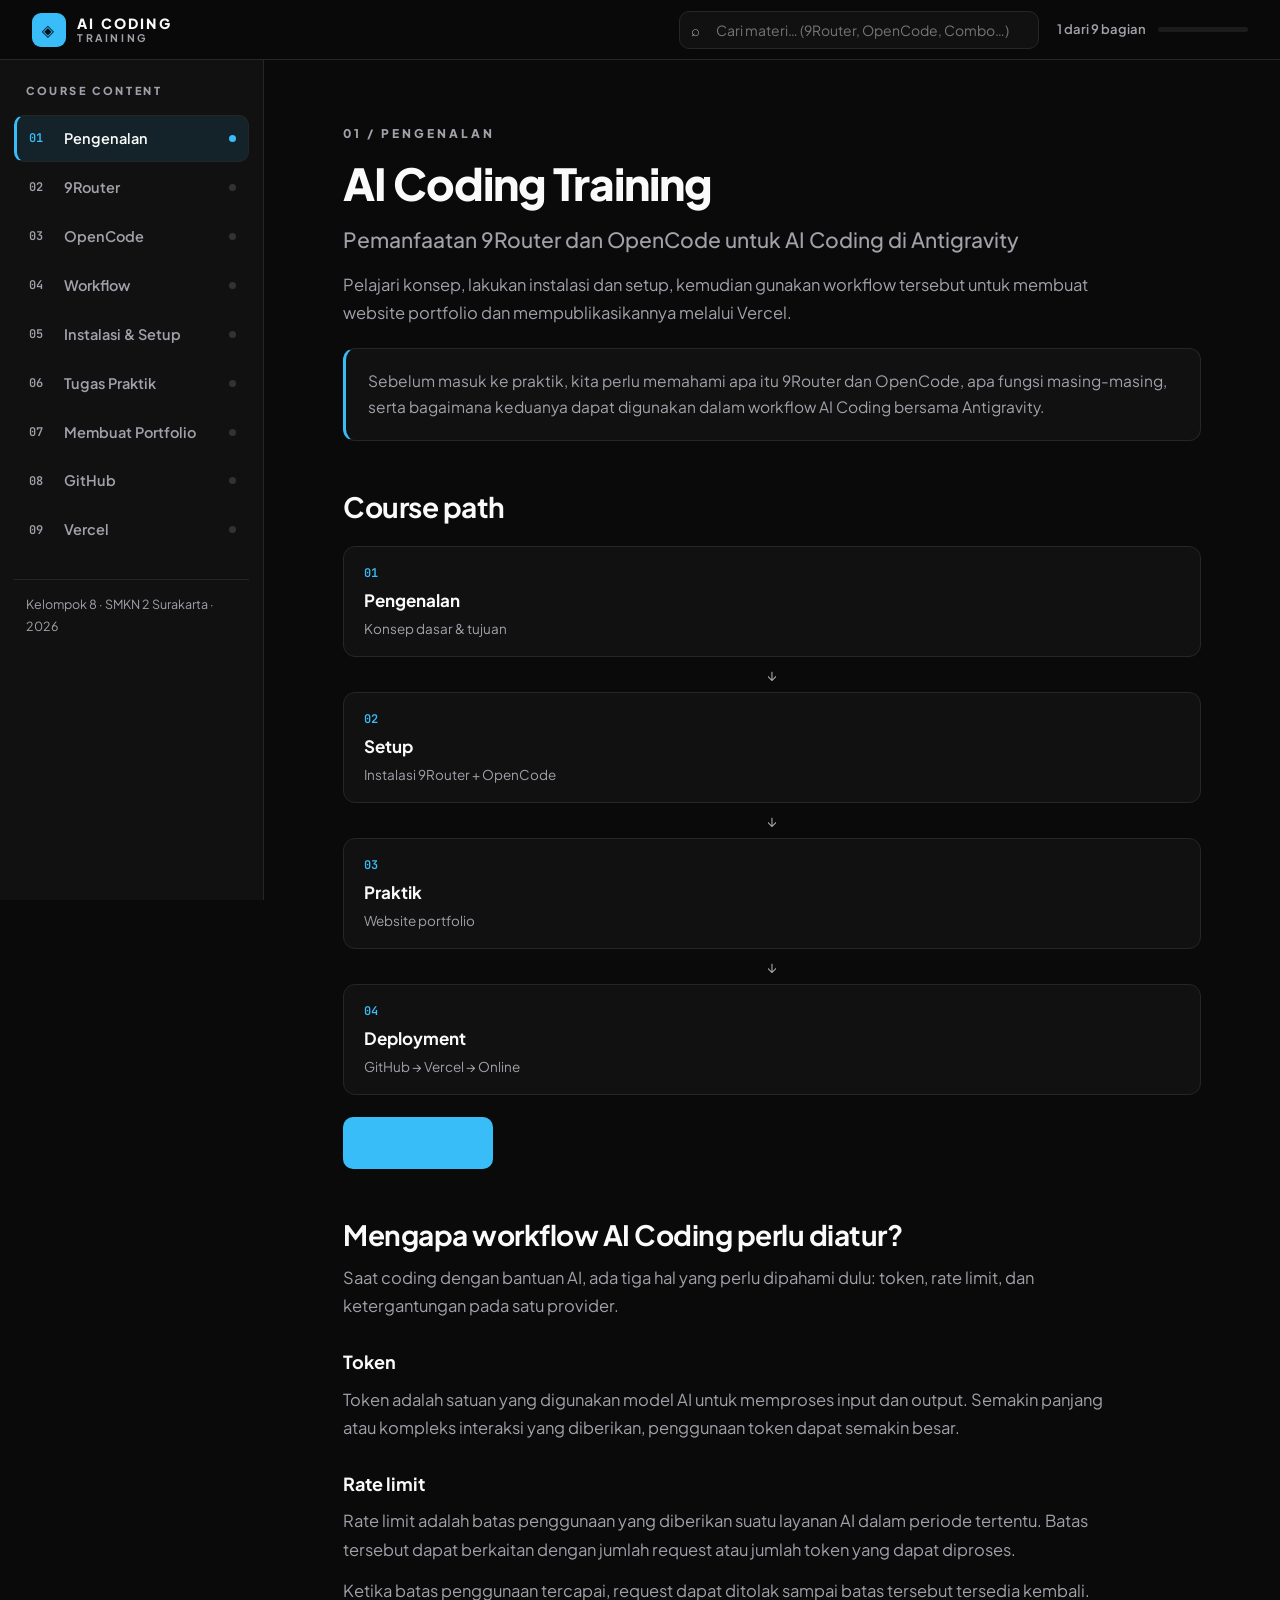
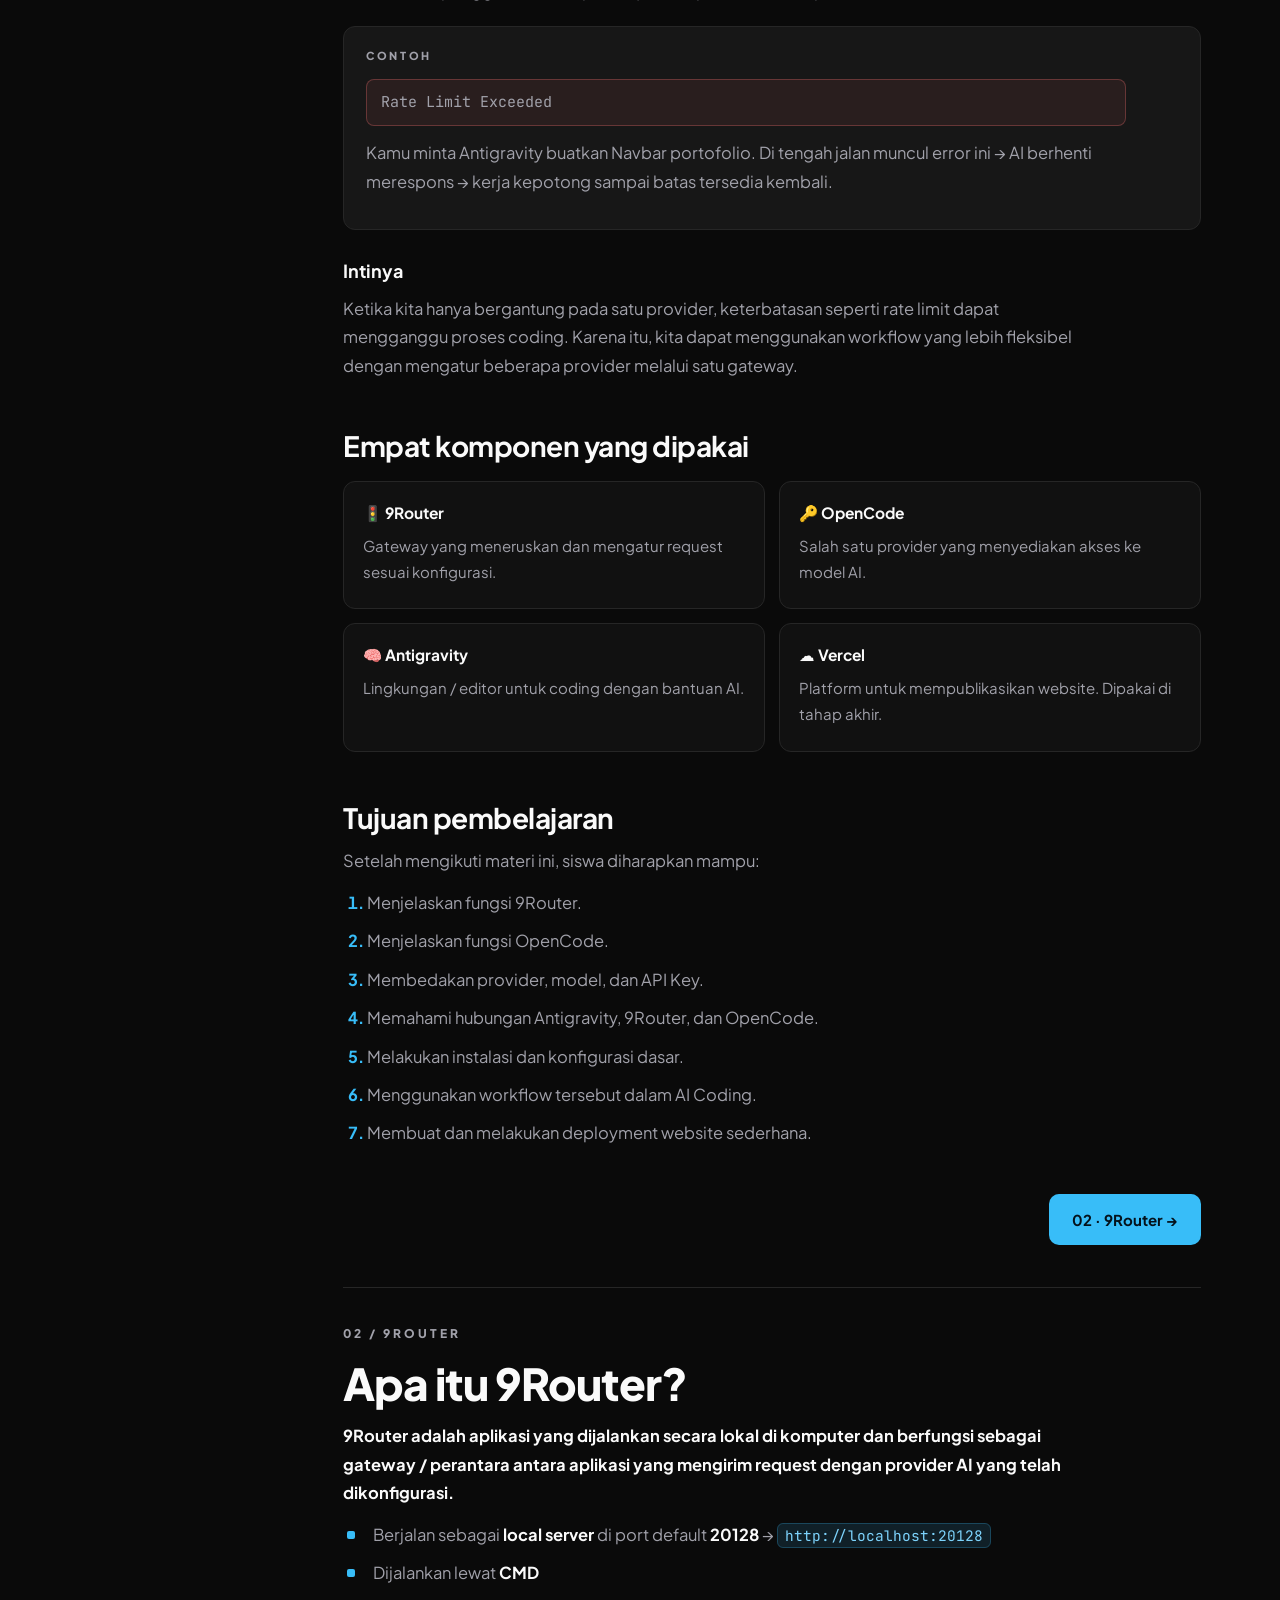
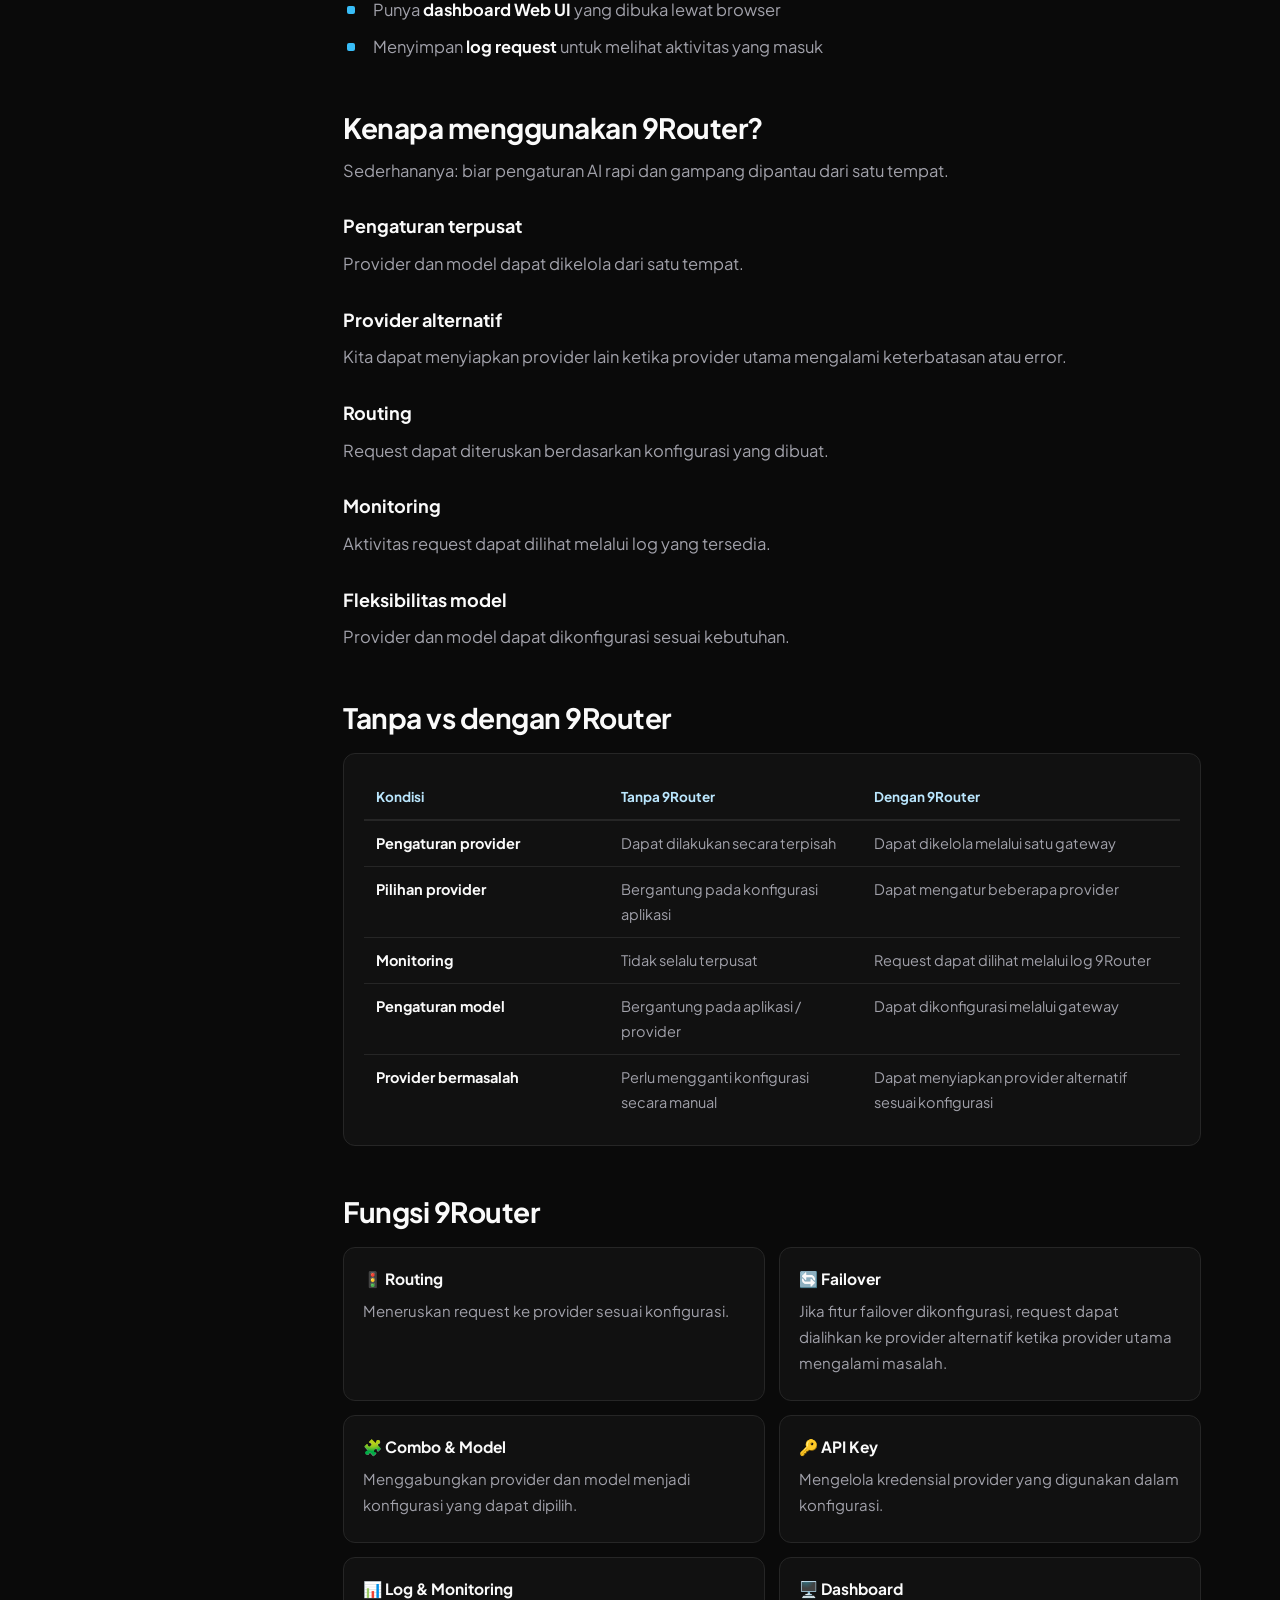
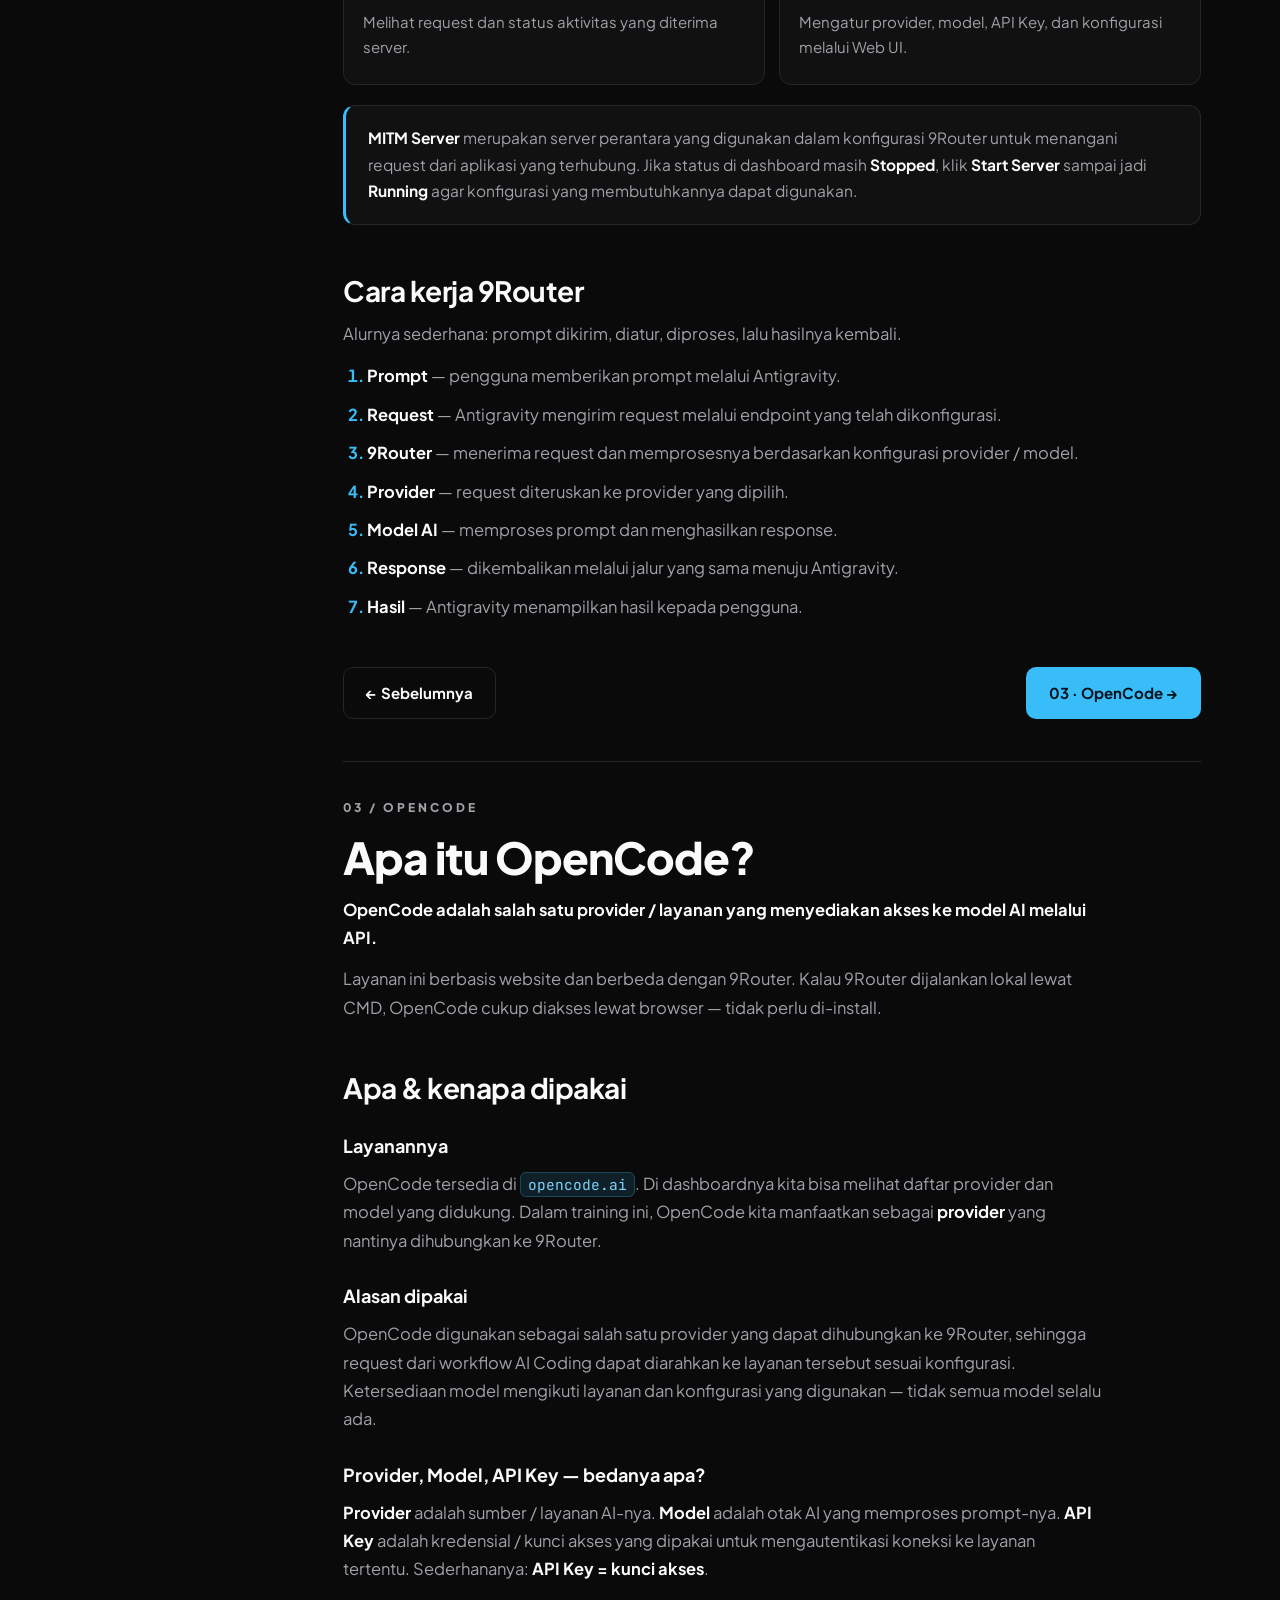
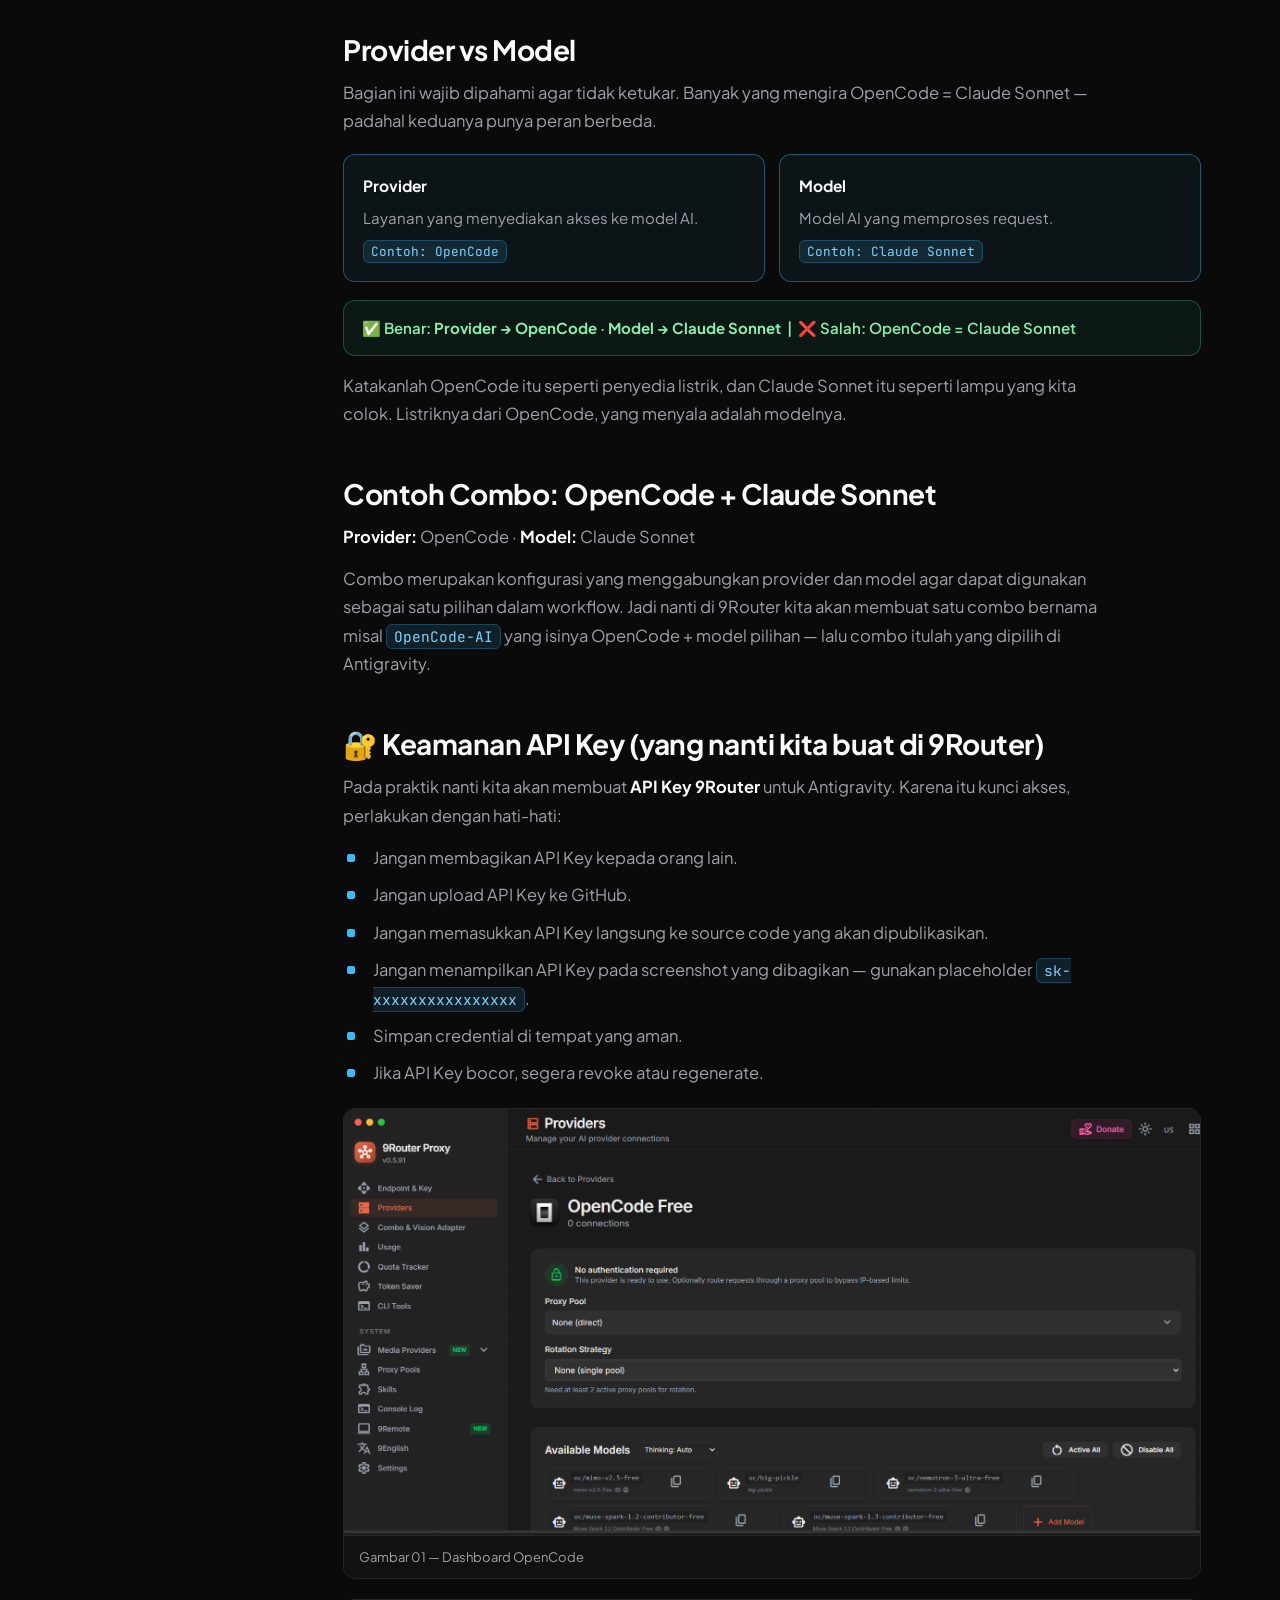
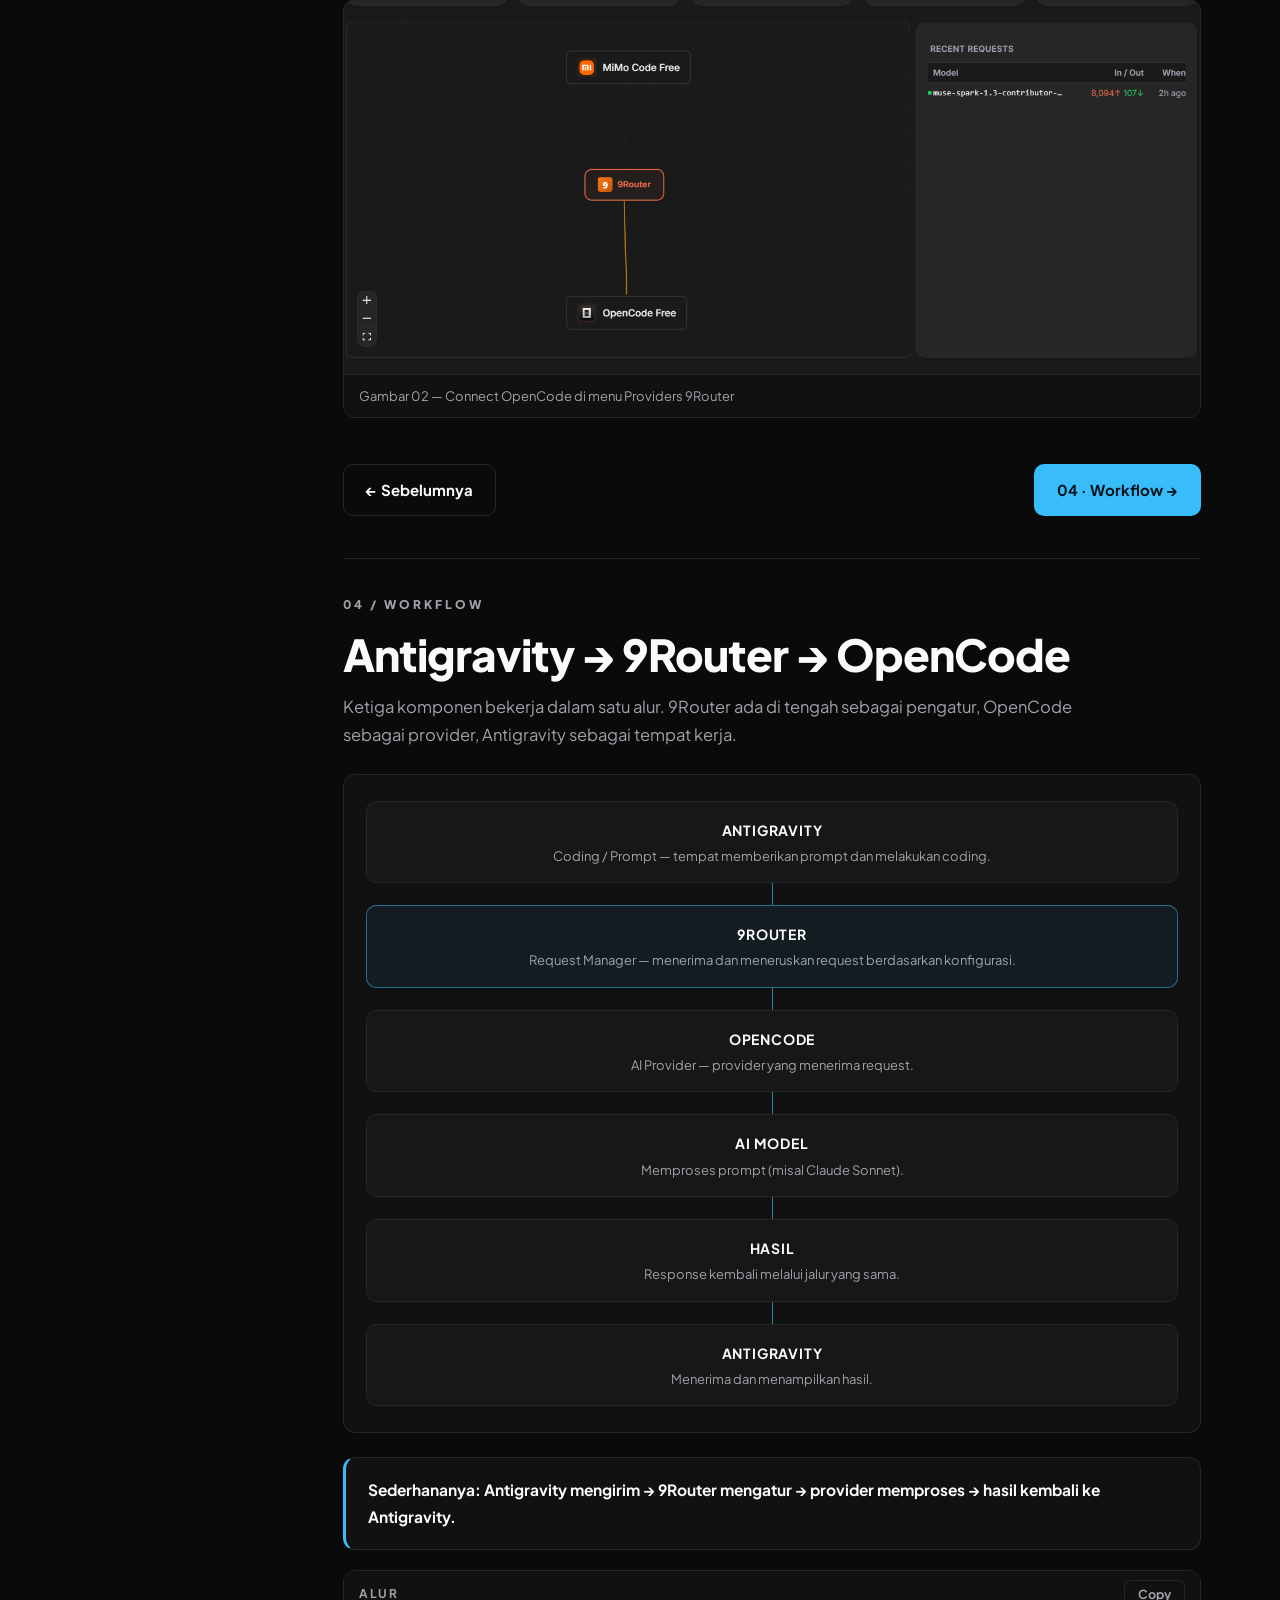
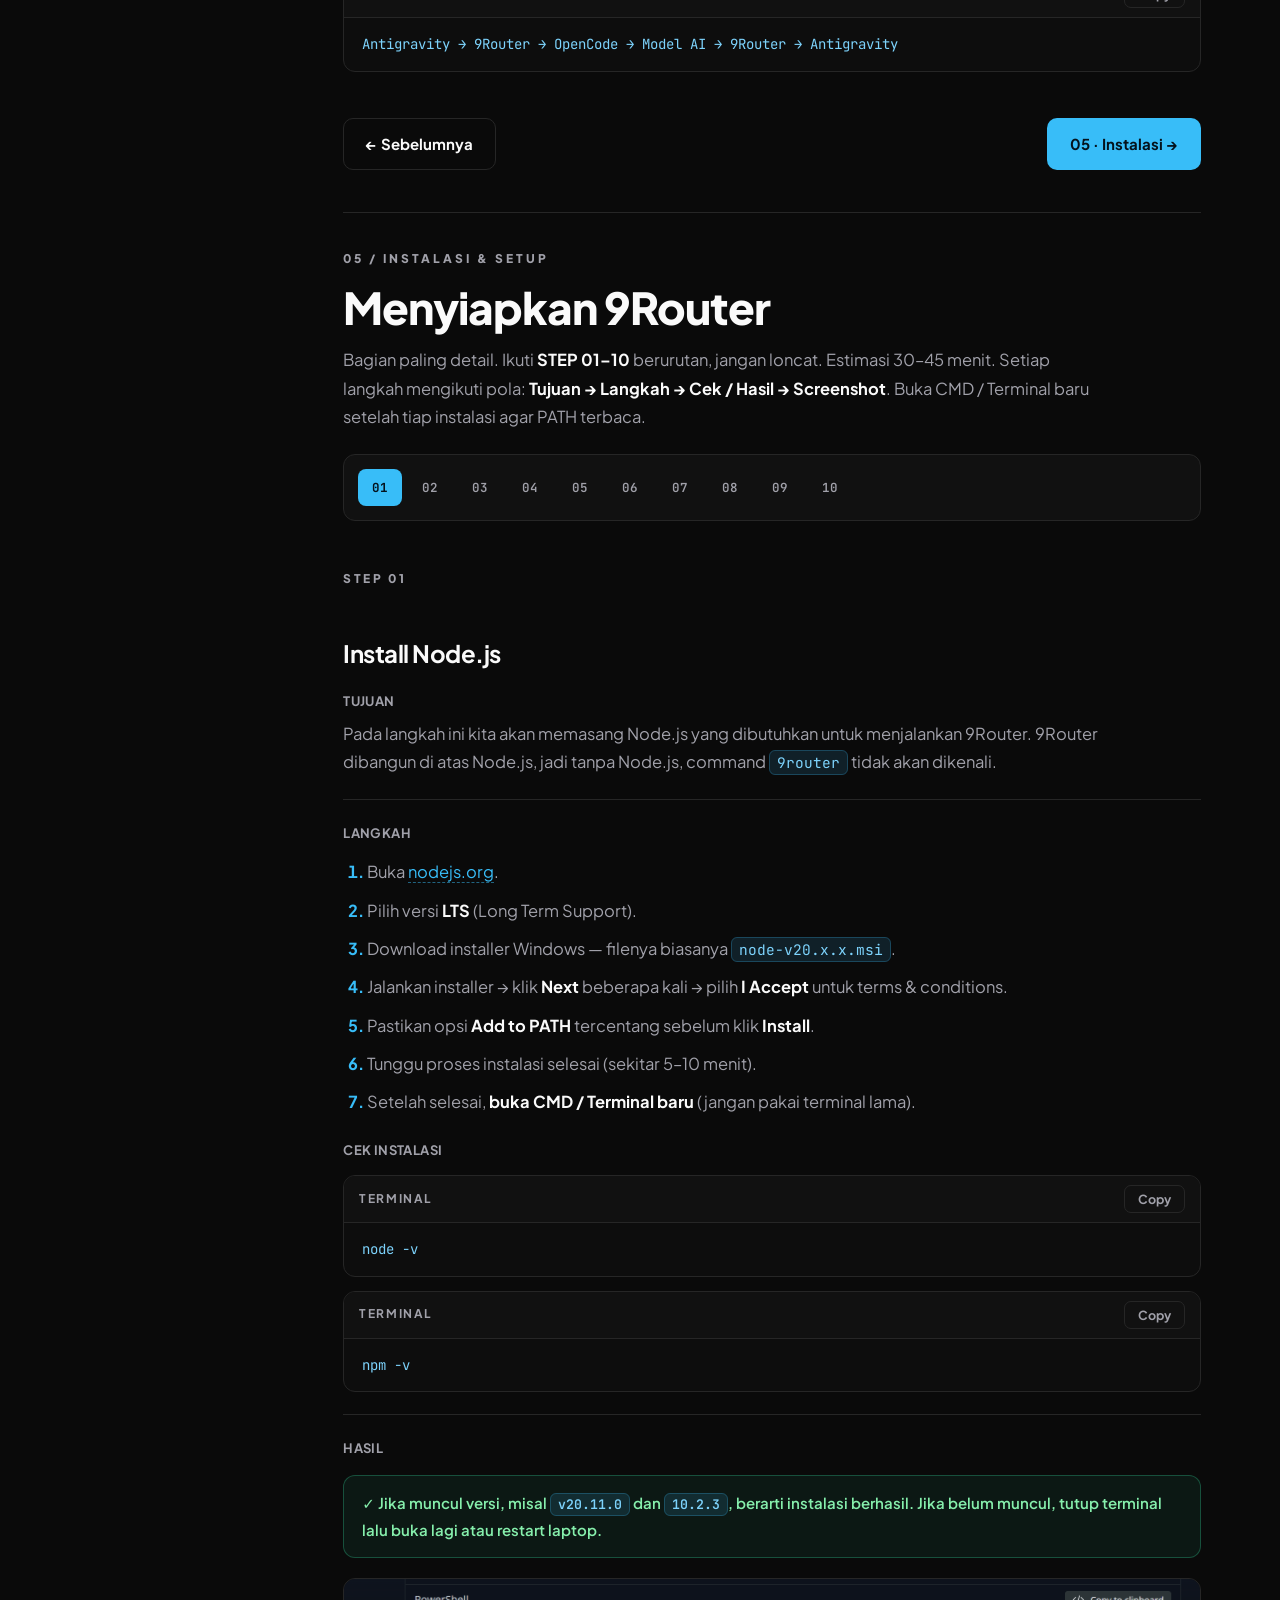
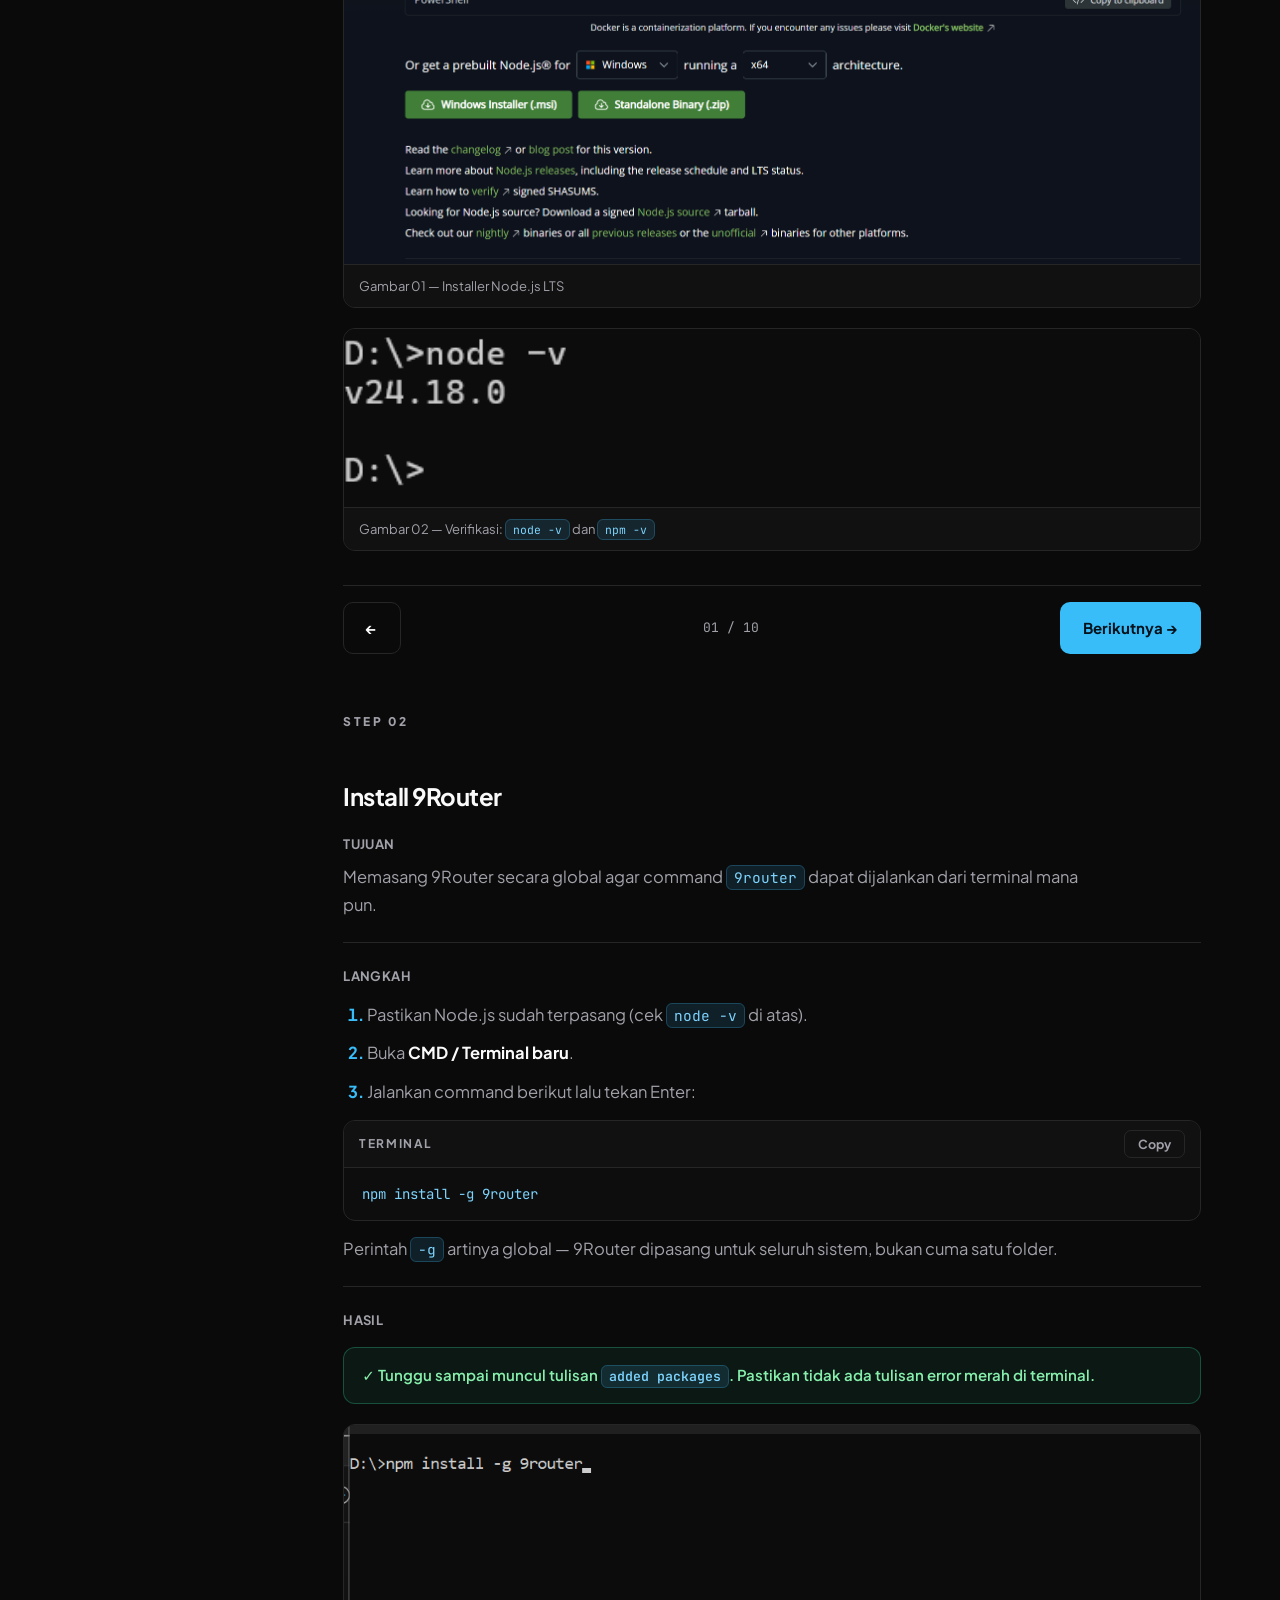
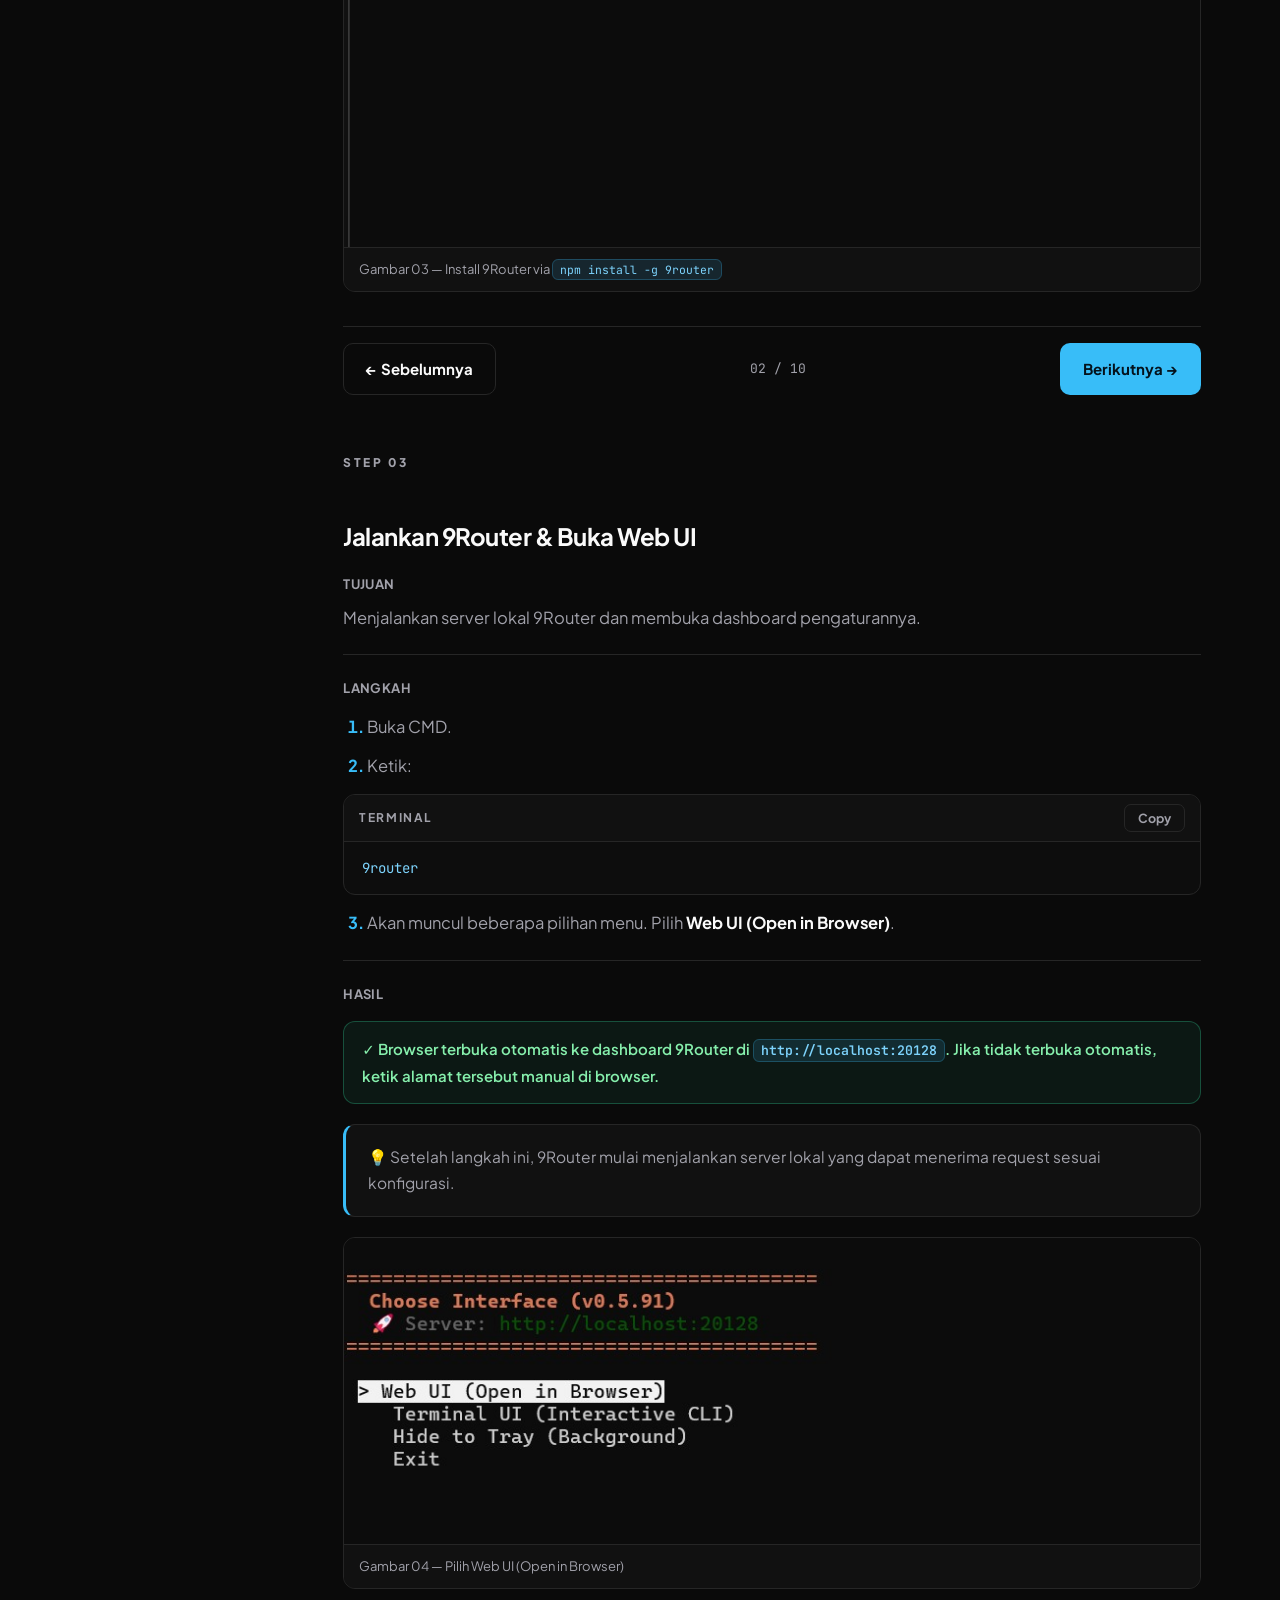
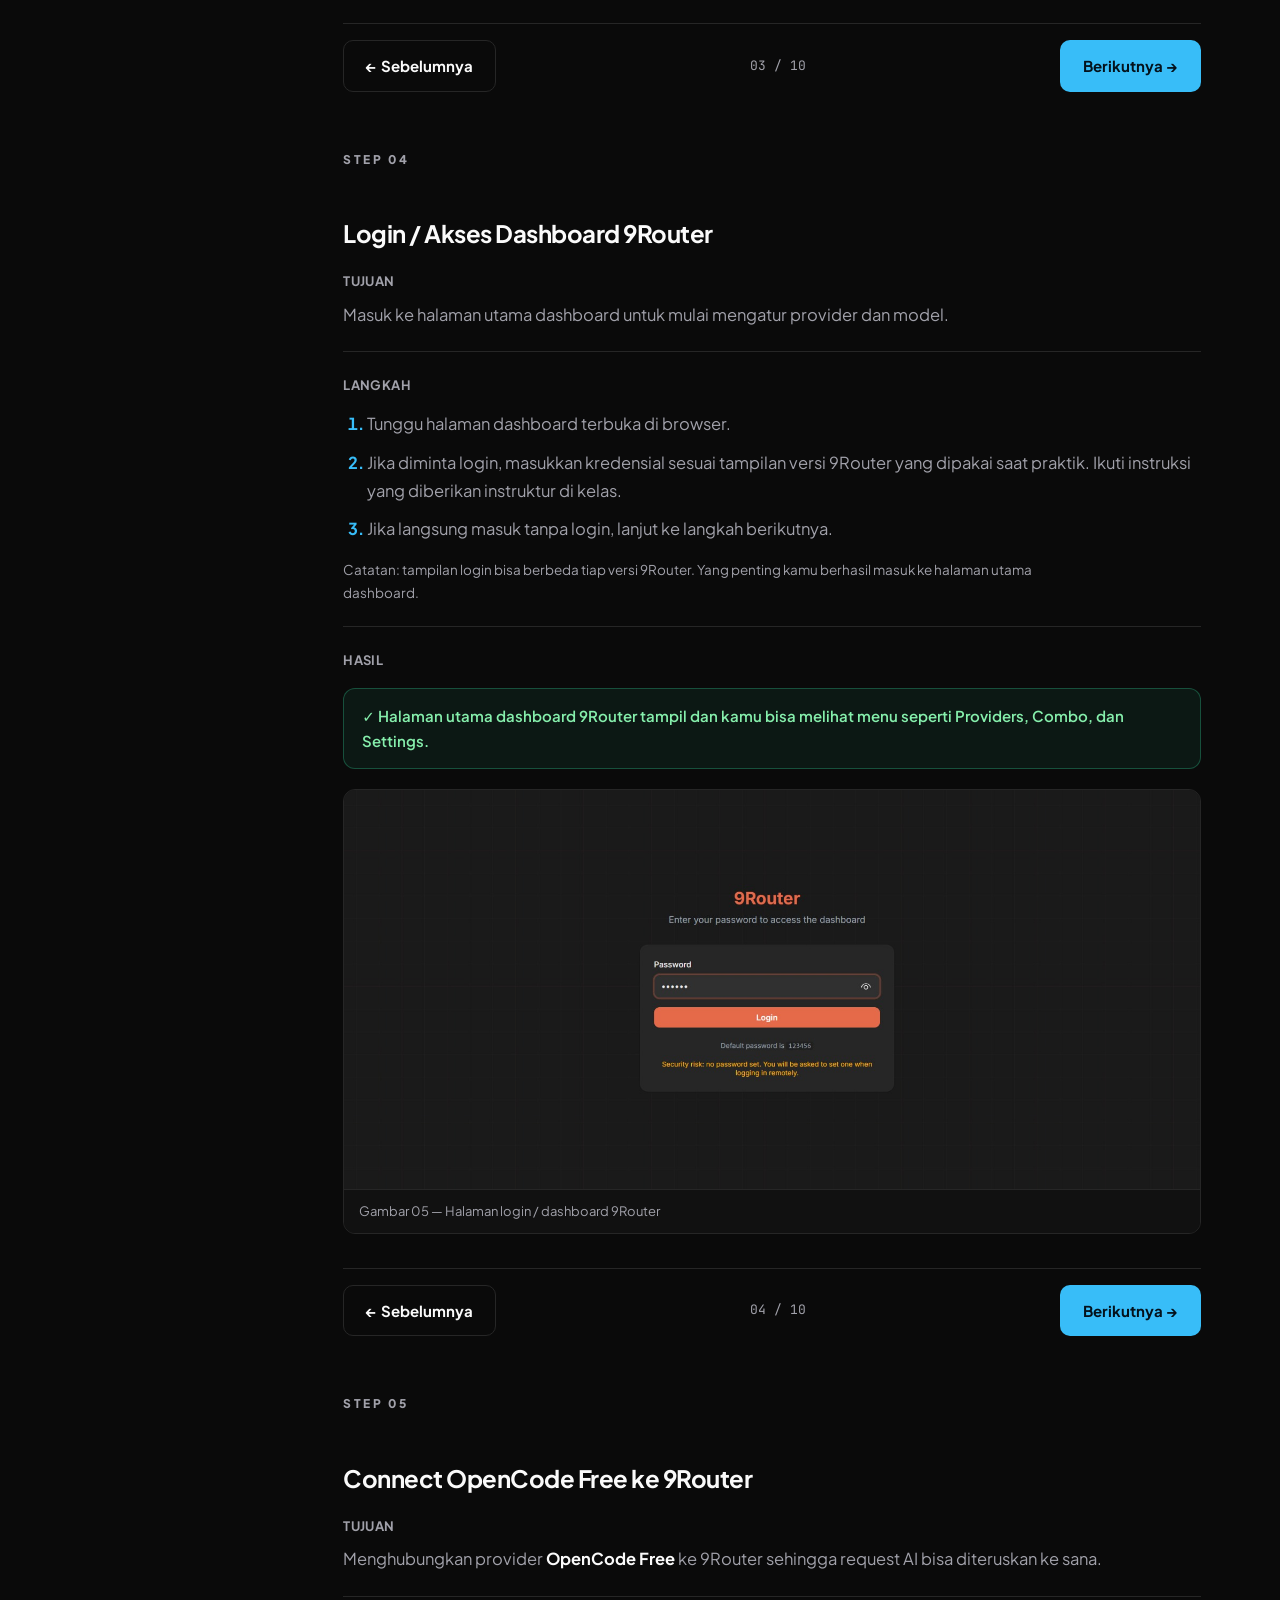
<file: web/index.html>
<!DOCTYPE html>
<html lang="id">
<head>
<meta charset="UTF-8">
<meta name="viewport" content="width=device-width, initial-scale=1.0">
<title>AI Coding Training — 9Router & OpenCode di Antigravity</title>
<meta name="description" content="Interactive AI Coding Training: konsep, instalasi, tugas portfolio, GitHub, dan deployment Vercel.">
<link rel="preconnect" href="https://fonts.googleapis.com">
<link rel="preconnect" href="https://fonts.gstatic.com" crossorigin>
<link href="https://fonts.googleapis.com/css2?family=Plus+Jakarta+Sans:wght@400;500;600;700;800&family=JetBrains+Mono:wght@400;500;600&display=swap" rel="stylesheet">
<link rel="stylesheet" href="style.css">
</head>
<body>

<header class="topbar">
  <button class="icon-btn menu-toggle" id="menuToggle" aria-label="menu">☰</button>
  <a class="tb-brand" href="#pengenalan"><span class="tb-mark">◈</span><span class="tb-name">AI CODING<small>TRAINING</small></span></a>
  <div class="tb-search">
    <span class="tb-search-ico">⌕</span>
    <input id="searchInput" type="text" placeholder="Cari materi… (9Router, OpenCode, Combo…)" autocomplete="off">
    <div class="search-pop" id="searchPop"></div>
  </div>
  <div class="tb-right">
    <span class="tb-progress" id="tbProgress">1 dari 9 bagian</span>
    <div class="tb-bar"><span id="tbBar"></span></div>
  </div>
</header>

<div class="layout">
<aside class="sidebar" id="sidebar">
  <p class="side-head">COURSE CONTENT</p>
  <nav class="side-nav" id="sideNav">
    <a href="#pengenalan" data-title="Pengenalan"><span class="num">01</span><span class="lbl">Pengenalan<i class="st"></i></span></a>
    <a href="#router" data-title="9Router"><span class="num">02</span><span class="lbl">9Router<i class="st"></i></span></a>
    <a href="#opencode" data-title="OpenCode"><span class="num">03</span><span class="lbl">OpenCode<i class="st"></i></span></a>
    <a href="#workflow" data-title="Workflow"><span class="num">04</span><span class="lbl">Workflow<i class="st"></i></span></a>
    <a href="#instalasi" data-title="Instalasi Setup"><span class="num">05</span><span class="lbl">Instalasi &amp; Setup<i class="st"></i></span></a>
    <a href="#tugas" data-title="Tugas Praktik"><span class="num">06</span><span class="lbl">Tugas Praktik<i class="st"></i></span></a>
    <a href="#praktik" data-title="Membuat Portfolio"><span class="num">07</span><span class="lbl">Membuat Portfolio<i class="st"></i></span></a>
    <a href="#github" data-title="GitHub"><span class="num">08</span><span class="lbl">GitHub<i class="st"></i></span></a>
    <a href="#vercel" data-title="Vercel Deployment"><span class="num">09</span><span class="lbl">Vercel<i class="st"></i></span></a>
  </nav>
  <div class="side-foot"><p>Kelompok 8 · SMKN 2 Surakarta · 2026</p></div>
</aside>
<div class="scrim" id="scrim"></div>

<main class="main">
<div class="reader">

<!-- 01 -->
<section class="chapter" id="pengenalan" data-name="Pengenalan">
  <p class="eyebrow">01 / PENGENALAN</p>
  <h1>AI Coding Training</h1>
  <p class="doc-sub">Pemanfaatan 9Router dan OpenCode untuk AI Coding di Antigravity</p>
  <p>Pelajari konsep, lakukan instalasi dan setup, kemudian gunakan workflow tersebut untuk membuat website portfolio dan mempublikasikannya melalui Vercel.</p>
  <div class="callout">Sebelum masuk ke praktik, kita perlu memahami apa itu 9Router dan OpenCode, apa fungsi masing-masing, serta bagaimana keduanya dapat digunakan dalam workflow AI Coding bersama Antigravity.</div>

  <h2>Course path</h2>
  <div class="path">
    <div class="path-step"><span>01</span><b>Pengenalan</b><p>Konsep dasar &amp; tujuan</p></div>
    <div class="path-arrow">↓</div>
    <div class="path-step"><span>02</span><b>Setup</b><p>Instalasi 9Router + OpenCode</p></div>
    <div class="path-arrow">↓</div>
    <div class="path-step"><span>03</span><b>Praktik</b><p>Website portfolio</p></div>
    <div class="path-arrow">↓</div>
    <div class="path-step"><span>04</span><b>Deployment</b><p>GitHub → Vercel → Online</p></div>
  </div>
  <p><a class="btn" href="#router">Mulai Materi →</a></p>

  <h2>Mengapa workflow AI Coding perlu diatur?</h2>
  <p>Saat coding dengan bantuan AI, ada tiga hal yang perlu dipahami dulu: token, rate limit, dan ketergantungan pada satu provider.</p>
  <h3>Token</h3>
  <p>Token adalah satuan yang digunakan model AI untuk memproses input dan output. Semakin panjang atau kompleks interaksi yang diberikan, penggunaan token dapat semakin besar.</p>
  <h3>Rate limit</h3>
  <p>Rate limit adalah batas penggunaan yang diberikan suatu layanan AI dalam periode tertentu. Batas tersebut dapat berkaitan dengan jumlah request atau jumlah token yang dapat diproses.</p>
  <p>Ketika batas penggunaan tercapai, request dapat ditolak sampai batas tersebut tersedia kembali.</p>
  <div class="example"><p class="ex-label">CONTOH</p><p class="ex-code">Rate Limit Exceeded</p><p>Kamu minta Antigravity buatkan Navbar portofolio. Di tengah jalan muncul error ini → AI berhenti merespons → kerja kepotong sampai batas tersedia kembali.</p></div>
  <h3>Intinya</h3>
  <p>Ketika kita hanya bergantung pada satu provider, keterbatasan seperti rate limit dapat mengganggu proses coding. Karena itu, kita dapat menggunakan workflow yang lebih fleksibel dengan mengatur beberapa provider melalui satu gateway.</p>

  <h2>Empat komponen yang dipakai</h2>
  <div class="duo">
    <div class="mini"><b>🚦 9Router</b><p>Gateway yang meneruskan dan mengatur request sesuai konfigurasi.</p></div>
    <div class="mini"><b>🔑 OpenCode</b><p>Salah satu provider yang menyediakan akses ke model AI.</p></div>
    <div class="mini"><b>🧠 Antigravity</b><p>Lingkungan / editor untuk coding dengan bantuan AI.</p></div>
    <div class="mini"><b>☁️ Vercel</b><p>Platform untuk mempublikasikan website. Dipakai di tahap akhir.</p></div>
  </div>

  <h2>Tujuan pembelajaran</h2>
  <p>Setelah mengikuti materi ini, siswa diharapkan mampu:</p>
  <ol class="doc-ol">
    <li>Menjelaskan fungsi 9Router.</li>
    <li>Menjelaskan fungsi OpenCode.</li>
    <li>Membedakan provider, model, dan API Key.</li>
    <li>Memahami hubungan Antigravity, 9Router, dan OpenCode.</li>
    <li>Melakukan instalasi dan konfigurasi dasar.</li>
    <li>Menggunakan workflow tersebut dalam AI Coding.</li>
    <li>Membuat dan melakukan deployment website sederhana.</li>
  </ol>
  <div class="pager"><span></span><a class="btn" href="#router">02 · 9Router →</a></div>
</section>

<!-- 02 -->
<section class="chapter" id="router" data-name="9Router">
  <p class="eyebrow">02 / 9ROUTER</p>
  <h1>Apa itu 9Router?</h1>
  <p><b>9Router adalah aplikasi yang dijalankan secara lokal di komputer dan berfungsi sebagai gateway / perantara antara aplikasi yang mengirim request dengan provider AI yang telah dikonfigurasi.</b></p>
  <ul class="doc-ul">
    <li>Berjalan sebagai <b>local server</b> di port default <b>20128</b> → <code>http://localhost:20128</code></li>
    <li>Dijalankan lewat <b>CMD</b></li>
    <li>Punya <b>dashboard Web UI</b> yang dibuka lewat browser</li>
    <li>Menyimpan <b>log request</b> untuk melihat aktivitas yang masuk</li>
  </ul>

  <h2>Kenapa menggunakan 9Router?</h2>
  <p>Sederhananya: biar pengaturan AI rapi dan gampang dipantau dari satu tempat.</p>
  <h3>Pengaturan terpusat</h3><p>Provider dan model dapat dikelola dari satu tempat.</p>
  <h3>Provider alternatif</h3><p>Kita dapat menyiapkan provider lain ketika provider utama mengalami keterbatasan atau error.</p>
  <h3>Routing</h3><p>Request dapat diteruskan berdasarkan konfigurasi yang dibuat.</p>
  <h3>Monitoring</h3><p>Aktivitas request dapat dilihat melalui log yang tersedia.</p>
  <h3>Fleksibilitas model</h3><p>Provider dan model dapat dikonfigurasi sesuai kebutuhan.</p>

  <h2>Tanpa vs dengan 9Router</h2>
  <div class="tablewrap"><table>
    <tr><th>Kondisi</th><th>Tanpa 9Router</th><th>Dengan 9Router</th></tr>
    <tr><td>Pengaturan provider</td><td>Dapat dilakukan secara terpisah</td><td>Dapat dikelola melalui satu gateway</td></tr>
    <tr><td>Pilihan provider</td><td>Bergantung pada konfigurasi aplikasi</td><td>Dapat mengatur beberapa provider</td></tr>
    <tr><td>Monitoring</td><td>Tidak selalu terpusat</td><td>Request dapat dilihat melalui log 9Router</td></tr>
    <tr><td>Pengaturan model</td><td>Bergantung pada aplikasi / provider</td><td>Dapat dikonfigurasi melalui gateway</td></tr>
    <tr><td>Provider bermasalah</td><td>Perlu mengganti konfigurasi secara manual</td><td>Dapat menyiapkan provider alternatif sesuai konfigurasi</td></tr>
  </table></div>

  <h2>Fungsi 9Router</h2>
  <div class="duo">
    <div class="mini"><b>🚦 Routing</b><p>Meneruskan request ke provider sesuai konfigurasi.</p></div>
    <div class="mini"><b>🔄 Failover</b><p>Jika fitur failover dikonfigurasi, request dapat dialihkan ke provider alternatif ketika provider utama mengalami masalah.</p></div>
    <div class="mini"><b>🧩 Combo &amp; Model</b><p>Menggabungkan provider dan model menjadi konfigurasi yang dapat dipilih.</p></div>
    <div class="mini"><b>🔑 API Key</b><p>Mengelola kredensial provider yang digunakan dalam konfigurasi.</p></div>
    <div class="mini"><b>📊 Log &amp; Monitoring</b><p>Melihat request dan status aktivitas yang diterima server.</p></div>
    <div class="mini"><b>🖥️ Dashboard</b><p>Mengatur provider, model, API Key, dan konfigurasi melalui Web UI.</p></div>
  </div>
  <div class="callout"><b>MITM Server</b> merupakan server perantara yang digunakan dalam konfigurasi 9Router untuk menangani request dari aplikasi yang terhubung. Jika status di dashboard masih <b>Stopped</b>, klik <b>Start Server</b> sampai jadi <b>Running</b> agar konfigurasi yang membutuhkannya dapat digunakan.</div>

  <h2>Cara kerja 9Router</h2>
  <p>Alurnya sederhana: prompt dikirim, diatur, diproses, lalu hasilnya kembali.</p>
  <ol class="doc-ol">
    <li><b>Prompt</b> — pengguna memberikan prompt melalui Antigravity.</li>
    <li><b>Request</b> — Antigravity mengirim request melalui endpoint yang telah dikonfigurasi.</li>
    <li><b>9Router</b> — menerima request dan memprosesnya berdasarkan konfigurasi provider / model.</li>
    <li><b>Provider</b> — request diteruskan ke provider yang dipilih.</li>
    <li><b>Model AI</b> — memproses prompt dan menghasilkan response.</li>
    <li><b>Response</b> — dikembalikan melalui jalur yang sama menuju Antigravity.</li>
    <li><b>Hasil</b> — Antigravity menampilkan hasil kepada pengguna.</li>
  </ol>
  <div class="pager"><a class="btn outline" href="#pengenalan">← Sebelumnya</a><a class="btn" href="#opencode">03 · OpenCode →</a></div>
</section>

<!-- 03 -->
<section class="chapter" id="opencode" data-name="OpenCode">
  <p class="eyebrow">03 / OPENCODE</p>
  <h1>Apa itu OpenCode?</h1>
  <p><b>OpenCode adalah salah satu provider / layanan yang menyediakan akses ke model AI melalui API.</b></p>
  <p>Layanan ini berbasis website dan berbeda dengan 9Router. Kalau 9Router dijalankan lokal lewat CMD, OpenCode cukup diakses lewat browser — tidak perlu di-install.</p>
  <h2>Apa &amp; kenapa dipakai</h2>
  <h3>Layanannya</h3><p>OpenCode tersedia di <code>opencode.ai</code>. Di dashboardnya kita bisa melihat daftar provider dan model yang didukung. Dalam training ini, OpenCode kita manfaatkan sebagai <b>provider</b> yang nantinya dihubungkan ke 9Router.</p>
  <h3>Alasan dipakai</h3><p>OpenCode digunakan sebagai salah satu provider yang dapat dihubungkan ke 9Router, sehingga request dari workflow AI Coding dapat diarahkan ke layanan tersebut sesuai konfigurasi. Ketersediaan model mengikuti layanan dan konfigurasi yang digunakan — tidak semua model selalu ada.</p>
  <h3>Provider, Model, API Key — bedanya apa?</h3><p><b>Provider</b> adalah sumber / layanan AI-nya. <b>Model</b> adalah otak AI yang memproses prompt-nya. <b>API Key</b> adalah kredensial / kunci akses yang dipakai untuk mengautentikasi koneksi ke layanan tertentu. Sederhananya: <b>API Key = kunci akses</b>.</p>

  <h2>Provider vs Model</h2>
  <p>Bagian ini wajib dipahami agar tidak ketukar. Banyak yang mengira OpenCode = Claude Sonnet — padahal keduanya punya peran berbeda.</p>
  <div class="duo">
    <div class="mini hl"><b>Provider</b><p>Layanan yang menyediakan akses ke model AI.</p><code>Contoh: OpenCode</code></div>
    <div class="mini hl"><b>Model</b><p>Model AI yang memproses request.</p><code>Contoh: Claude Sonnet</code></div>
  </div>
  <div class="success">✅ Benar: <b>Provider → OpenCode</b> · <b>Model → Claude Sonnet</b> &nbsp;|&nbsp; ❌ Salah: OpenCode = Claude Sonnet</div>
  <p>Katakanlah OpenCode itu seperti penyedia listrik, dan Claude Sonnet itu seperti lampu yang kita colok. Listriknya dari OpenCode, yang menyala adalah modelnya.</p>

  <h2>Contoh Combo: OpenCode + Claude Sonnet</h2>
  <p><b>Provider:</b> OpenCode · <b>Model:</b> Claude Sonnet</p>
  <p>Combo merupakan konfigurasi yang menggabungkan provider dan model agar dapat digunakan sebagai satu pilihan dalam workflow. Jadi nanti di 9Router kita akan membuat satu combo bernama misal <code>OpenCode-AI</code> yang isinya OpenCode + model pilihan — lalu combo itulah yang dipilih di Antigravity.</p>

  <h2>🔐 Keamanan API Key (yang nanti kita buat di 9Router)</h2>
  <p>Pada praktik nanti kita akan membuat <b>API Key 9Router</b> untuk Antigravity. Karena itu kunci akses, perlakukan dengan hati-hati:</p>
  <ul class="doc-ul">
    <li>Jangan membagikan API Key kepada orang lain.</li>
    <li>Jangan upload API Key ke GitHub.</li>
    <li>Jangan memasukkan API Key langsung ke source code yang akan dipublikasikan.</li>
    <li>Jangan menampilkan API Key pada screenshot yang dibagikan — gunakan placeholder <code>sk-xxxxxxxxxxxxxxxx</code>.</li>
    <li>Simpan credential di tempat yang aman.</li>
    <li>Jika API Key bocor, segera revoke atau regenerate.</li>
  </ul>
  <figure class="shot"><img src="assets/OpenCode%20Free%20Ready%20to%20Use.png" alt="Dashboard OpenCode" loading="lazy"><figcaption>Gambar 01 — Dashboard OpenCode</figcaption></figure>
  <figure class="shot"><img src="assets/sambung%20opencode.png" alt="Connect OpenCode" loading="lazy"><figcaption>Gambar 02 — Connect OpenCode di menu Providers 9Router</figcaption></figure>
  <div class="pager"><a class="btn outline" href="#router">← Sebelumnya</a><a class="btn" href="#workflow">04 · Workflow →</a></div>
</section>

<!-- 04 -->
<section class="chapter" id="workflow" data-name="Workflow">
  <p class="eyebrow">04 / WORKFLOW</p>
  <h1>Antigravity → 9Router → OpenCode</h1>
  <p>Ketiga komponen bekerja dalam satu alur. 9Router ada di tengah sebagai pengatur, OpenCode sebagai provider, Antigravity sebagai tempat kerja.</p>
  <div class="vdiag">
    <div class="vnode"><b>ANTIGRAVITY</b><span>Coding / Prompt — tempat memberikan prompt dan melakukan coding.</span></div><div class="vline"></div>
    <div class="vnode hot"><b>9ROUTER</b><span>Request Manager — menerima dan meneruskan request berdasarkan konfigurasi.</span></div><div class="vline"></div>
    <div class="vnode"><b>OPENCODE</b><span>AI Provider — provider yang menerima request.</span></div><div class="vline"></div>
    <div class="vnode"><b>AI MODEL</b><span>Memproses prompt (misal Claude Sonnet).</span></div><div class="vline"></div>
    <div class="vnode"><b>HASIL</b><span>Response kembali melalui jalur yang sama.</span></div><div class="vline"></div>
    <div class="vnode"><b>ANTIGRAVITY</b><span>Menerima dan menampilkan hasil.</span></div>
  </div>
  <div class="callout"><b>Sederhananya: Antigravity mengirim → 9Router mengatur → provider memproses → hasil kembali ke Antigravity.</b></div>
  <div class="codeblock"><div class="cb-head"><span>Alur</span><button data-copy="Antigravity → 9Router → OpenCode → Model AI → 9Router → Antigravity">Copy</button></div><pre>Antigravity → 9Router → OpenCode → Model AI → 9Router → Antigravity</pre></div>
  <div class="pager"><a class="btn outline" href="#opencode">← Sebelumnya</a><a class="btn" href="#instalasi">05 · Instalasi →</a></div>
</section>

<!-- 05 -->
<section class="chapter" id="instalasi" data-name="Instalasi &amp; Setup">
  <p class="eyebrow">05 / INSTALASI &amp; SETUP</p>
  <h1>Menyiapkan 9Router</h1>
  <p>Bagian paling detail. Ikuti <b>STEP 01–10</b> berurutan, jangan loncat. Estimasi 30–45 menit. Setiap langkah mengikuti pola: <b>Tujuan → Langkah → Cek / Hasil → Screenshot</b>. Buka CMD / Terminal baru setelah tiap instalasi agar PATH terbaca.</p>

  <div class="tut" id="tutNav">
    <a href="#step1" class="active">01</a><a href="#step2">02</a><a href="#step3">03</a><a href="#step4">04</a><a href="#step5">05</a><a href="#step6">06</a><a href="#step7">07</a><a href="#step8">08</a><a href="#step9">09</a><a href="#step10">10</a>
  </div>

  <article class="step" id="step1">
    <p class="step-k">STEP 01</p><h2>Install Node.js</h2>
    <h3>Tujuan</h3><p>Pada langkah ini kita akan memasang Node.js yang dibutuhkan untuk menjalankan 9Router. 9Router dibangun di atas Node.js, jadi tanpa Node.js, command <code>9router</code> tidak akan dikenali.</p>
    <hr><h3>Langkah</h3>
    <ol class="doc-ol">
      <li>Buka <a href="https://nodejs.org" target="_blank" rel="noopener">nodejs.org</a>.</li>
      <li>Pilih versi <b>LTS</b> (Long Term Support).</li>
      <li>Download installer Windows — filenya biasanya <code>node-v20.x.x.msi</code>.</li>
      <li>Jalankan installer → klik <b>Next</b> beberapa kali → pilih <b>I Accept</b> untuk terms &amp; conditions.</li>
      <li>Pastikan opsi <b>Add to PATH</b> tercentang sebelum klik <b>Install</b>.</li>
      <li>Tunggu proses instalasi selesai (sekitar 5–10 menit).</li>
      <li>Setelah selesai, <b>buka CMD / Terminal baru</b> (jangan pakai terminal lama).</li>
    </ol>
    <h3>Cek instalasi</h3>
    <div class="codeblock"><div class="cb-head"><span>Terminal</span><button data-copy="node -v">Copy</button></div><pre>node -v</pre></div>
    <div class="codeblock"><div class="cb-head"><span>Terminal</span><button data-copy="npm -v">Copy</button></div><pre>npm -v</pre></div>
    <hr><h3>Hasil</h3><div class="success">✓ Jika muncul versi, misal <code>v20.11.0</code> dan <code>10.2.3</code>, berarti instalasi berhasil. Jika belum muncul, tutup terminal lalu buka lagi atau restart laptop.</div>
    <figure class="shot"><img src="assets/install%20node.png" alt="Installer Node.js" loading="lazy"><figcaption>Gambar 01 — Installer Node.js LTS</figcaption></figure>
    <figure class="shot"><img src="assets/node%20-v.png" alt="Verifikasi node -v" loading="lazy"><figcaption>Gambar 02 — Verifikasi: <code>node -v</code> dan <code>npm -v</code></figcaption></figure>
    <div class="stepnav"><a class="btn outline" href="#step1">←</a><span>01 / 10</span><a class="btn" href="#step2">Berikutnya →</a></div>
  </article>

  <article class="step" id="step2">
    <p class="step-k">STEP 02</p><h2>Install 9Router</h2>
    <h3>Tujuan</h3><p>Memasang 9Router secara global agar command <code>9router</code> dapat dijalankan dari terminal mana pun.</p>
    <hr><h3>Langkah</h3>
    <ol class="doc-ol"><li>Pastikan Node.js sudah terpasang (cek <code>node -v</code> di atas).</li><li>Buka <b>CMD / Terminal baru</b>.</li><li>Jalankan command berikut lalu tekan Enter:</li></ol>
    <div class="codeblock"><div class="cb-head"><span>Terminal</span><button data-copy="npm install -g 9router">Copy</button></div><pre>npm install -g 9router</pre></div>
    <p>Perintah <code>-g</code> artinya global — 9Router dipasang untuk seluruh sistem, bukan cuma satu folder.</p>
    <hr><h3>Hasil</h3><div class="success">✓ Tunggu sampai muncul tulisan <code>added packages</code>. Pastikan tidak ada tulisan error merah di terminal.</div>
    <figure class="shot"><img src="assets/install%209router.png" alt="Install 9router global" loading="lazy"><figcaption>Gambar 03 — Install 9Router via <code>npm install -g 9router</code></figcaption></figure>
    <div class="stepnav"><a class="btn outline" href="#step1">← Sebelumnya</a><span>02 / 10</span><a class="btn" href="#step3">Berikutnya →</a></div>
  </article>

  <article class="step" id="step3">
    <p class="step-k">STEP 03</p><h2>Jalankan 9Router &amp; Buka Web UI</h2>
    <h3>Tujuan</h3><p>Menjalankan server lokal 9Router dan membuka dashboard pengaturannya.</p><hr><h3>Langkah</h3>
    <ol class="doc-ol"><li>Buka CMD.</li><li>Ketik:</li></ol>
    <div class="codeblock"><div class="cb-head"><span>Terminal</span><button data-copy="9router">Copy</button></div><pre>9router</pre></div>
    <ol class="doc-ol" start="3"><li>Akan muncul beberapa pilihan menu. Pilih <b>Web UI (Open in Browser)</b>.</li></ol>
    <hr><h3>Hasil</h3><div class="success">✓ Browser terbuka otomatis ke dashboard 9Router di <code>http://localhost:20128</code>. Jika tidak terbuka otomatis, ketik alamat tersebut manual di browser.</div>
    <div class="callout">💡 Setelah langkah ini, 9Router mulai menjalankan server lokal yang dapat menerima request sesuai konfigurasi.</div>
    <figure class="shot"><img src="assets/Menu%20Pilihan%209router%20(Web%20UI).jpg" alt="Menu pilihan 9Router" loading="lazy"><figcaption>Gambar 04 — Pilih Web UI (Open in Browser)</figcaption></figure>
    <div class="stepnav"><a class="btn outline" href="#step2">← Sebelumnya</a><span>03 / 10</span><a class="btn" href="#step4">Berikutnya →</a></div>
  </article>

  <article class="step" id="step4">
    <p class="step-k">STEP 04</p><h2>Login / Akses Dashboard 9Router</h2>
    <h3>Tujuan</h3><p>Masuk ke halaman utama dashboard untuk mulai mengatur provider dan model.</p><hr><h3>Langkah</h3>
    <ol class="doc-ol">
      <li>Tunggu halaman dashboard terbuka di browser.</li>
      <li>Jika diminta login, masukkan kredensial sesuai tampilan versi 9Router yang dipakai saat praktik. Ikuti instruksi yang diberikan instruktur di kelas.</li>
      <li>Jika langsung masuk tanpa login, lanjut ke langkah berikutnya.</li>
    </ol>
    <p class="small">Catatan: tampilan login bisa berbeda tiap versi 9Router. Yang penting kamu berhasil masuk ke halaman utama dashboard.</p>
    <hr><h3>Hasil</h3><div class="success">✓ Halaman utama dashboard 9Router tampil dan kamu bisa melihat menu seperti Providers, Combo, dan Settings.</div>
    <figure class="shot"><img src="assets/login%209router.jpeg" alt="Login dashboard 9Router" loading="lazy"><figcaption>Gambar 05 — Halaman login / dashboard 9Router</figcaption></figure>
    <div class="stepnav"><a class="btn outline" href="#step3">← Sebelumnya</a><span>04 / 10</span><a class="btn" href="#step5">Berikutnya →</a></div>
  </article>

  <article class="step" id="step5">
    <p class="step-k">STEP 05</p><h2>Connect OpenCode Free ke 9Router</h2>
    <h3>Tujuan</h3><p>Menghubungkan provider <b>OpenCode Free</b> ke 9Router sehingga request AI bisa diteruskan ke sana.</p><hr><h3>Langkah</h3>
    <ol class="doc-ol">
      <li>Buka dashboard 9Router.</li>
      <li>Masuk ke menu <b>Providers</b>.</li>
      <li>Cari <b>OpenCode Free</b> pada daftar provider.</li>
      <li>Klik <b>Connect</b>.</li>
      <li>Tunggu sampai status provider siap digunakan (biasanya muncul indikator Connected / Active).</li>
    </ol>
    <hr><h3>Hasil</h3><div class="success">✓ Provider <b>OpenCode Free</b> berstatus siap digunakan. Jika gagal, cek koneksi internet dan coba klik Connect lagi.</div>
    <figure class="shot"><img src="assets/sambung%20opencode.png" alt="Connect OpenCode" loading="lazy"><figcaption>Gambar 06 — Connect OpenCode Free di menu Providers</figcaption></figure>
    <figure class="shot"><img src="assets/menambah%20apikey%209router.jpeg" alt="Status provider" loading="lazy"><figcaption>Gambar 07 — Status provider setelah Connect</figcaption></figure>
    <div class="stepnav"><a class="btn outline" href="#step4">← Sebelumnya</a><span>05 / 10</span><a class="btn" href="#step6">Berikutnya →</a></div>
  </article>

  <article class="step" id="step6">
    <p class="step-k">STEP 06</p><h2>Buat Combo</h2>
    <h3>Tujuan</h3><p>Menggabungkan provider dan model menjadi satu konfigurasi yang dapat dipilih. Combo inilah yang nanti dipakai di Antigravity.</p><hr><h3>Langkah</h3>
    <ol class="doc-ol">
      <li>Masuk ke menu <b>Combo &amp; Vision Adapter</b>.</li>
      <li>Klik <b>Create Combo</b> (tombol orange/merah di pojok).</li>
      <li>Berikan nama combo, misalnya <code>OpenCode-AI</code>.</li>
      <li>Pilih <b>Provider: OpenCode</b>.</li>
      <li>Pilih <b>Model</b> yang tersedia (misal Claude Sonnet atau model lain yang muncul di daftar).</li>
      <li>Klik <b>Create / Save Combo</b>.</li>
    </ol>
    <div class="callout">Provider = sumber layanan AI yang digunakan. Model = model AI yang dipilih dari provider tersebut. Combo = bungkus keduanya jadi satu pilihan.</div>
    <hr><h3>Hasil</h3><div class="success">✓ Combo <b>OpenCode-AI</b> berhasil dibuat dan muncul di daftar combo. Combo ini yang nanti kita pilih di Antigravity.</div>
    <figure class="shot"><img src="assets/combo%209router.png" alt="Combo 9Router" loading="lazy"><figcaption>Gambar 08 — Combo: Provider + Model → <code>OpenCode-AI</code></figcaption></figure>
    <div class="stepnav"><a class="btn outline" href="#step5">← Sebelumnya</a><span>06 / 10</span><a class="btn" href="#step7">Berikutnya →</a></div>
  </article>

  <article class="step" id="step7">
    <p class="step-k">STEP 07</p><h2>Buat API Key 9Router untuk Antigravity</h2>
    <h3>Tujuan</h3><p>Membuat kunci akses 9Router agar Antigravity diizinkan terhubung ke gateway. Ini adalah <b>API Key 9Router</b> — bukan API Key OpenCode.</p><hr><h3>Langkah</h3>
    <ol class="doc-ol">
      <li>Masuk ke menu <b>Endpoint &amp; Key</b> di dashboard 9Router.</li>
      <li>Klik <b>Create API Key</b> / <b>+ New</b>.</li>
      <li>Berikan nama, misalnya <code>Antigravity-Key</code>.</li>
      <li>Klik <b>Generate / Create</b> → copy API key yang dihasilkan.</li>
    </ol>
    <div class="codeblock"><div class="cb-head"><span>Contoh format — jangan pakai key asli</span><button data-copy="sk-xxxxxxxxxxxxxxxx">Copy</button></div><pre>sk-xxxxxxxxxxxxxxxx</pre></div>
    <div class="warning">⚠️ Jangan pernah menampilkan API key asli pada screenshot atau mengunggahnya ke GitHub. Simpan di tempat aman dan jangan dibagikan. Jika bocor, segera revoke / regenerate.</div>
    <hr><h3>Hasil</h3><div class="success">✓ API Key 9Router berhasil dibuat dan tersalin. Simpan sementara — akan dipakai di langkah berikutnya.</div>
    <figure class="shot"><img src="assets/API%20config.jpeg" alt="Endpoint &amp; Key" loading="lazy"><figcaption>Gambar 09 — Endpoint &amp; Key → Create API Key 9Router</figcaption></figure>
    <div class="stepnav"><a class="btn outline" href="#step6">← Sebelumnya</a><span>07 / 10</span><a class="btn" href="#step8">Berikutnya →</a></div>
  </article>

  <article class="step" id="step8">
    <p class="step-k">STEP 08</p><h2>Setup Antigravity di CLI Tools</h2>
    <h3>Tujuan</h3><p>Menghubungkan Antigravity ke 9Router dan mengaktifkan jalur request-nya.</p><hr><h3>Langkah</h3>
    <ol class="doc-ol">
      <li>Buka menu <b>CLI Tools</b> di dashboard 9Router.</li>
      <li>Pilih <b>Antigravity</b> dari daftar tools.</li>
      <li>Paste <b>API Key 9Router</b> dari Langkah 07 ke field yang tersedia.</li>
      <li>Pilih model / configuration yang tersedia → klik <b>Select</b>.</li>
      <li>Klik <b>Start Server</b>.</li>
      <li>Pastikan status server berubah dari <b>Stopped</b> menjadi <b>Running</b>.</li>
    </ol>
    <hr><h3>Hasil</h3><div class="success">✓ Status MITM Server: <b>Running</b>. Artinya jalur antara Antigravity dan 9Router sudah aktif.</div>
    <div class="callout">💡 MITM Server merupakan server perantara yang digunakan dalam konfigurasi 9Router untuk menangani request dari aplikasi yang terhubung. Jika masih Stopped, request tidak akan diproses.</div>
    <figure class="shot"><img src="assets/mitm%20proxy.jpeg" alt="MITM Proxy" loading="lazy"><figcaption>Gambar 10 — CLI Tools → Antigravity → Paste API Key 9Router</figcaption></figure>
    <figure class="shot"><img src="assets/mitm%20server.jpeg" alt="MITM Running" loading="lazy"><figcaption>Gambar 11 — Start Server → status Running</figcaption></figure>
    <div class="stepnav"><a class="btn outline" href="#step7">← Sebelumnya</a><span>08 / 10</span><a class="btn" href="#step9">Berikutnya →</a></div>
  </article>

  <article class="step" id="step9">
    <p class="step-k">STEP 09</p><h2>Pilih Combo di Antigravity</h2>
    <h3>Tujuan</h3><p>Menentukan konfigurasi mana yang dipakai Antigravity saat mengirim request AI.</p><hr><h3>Langkah</h3>
    <ol class="doc-ol">
      <li>Buka <b>Antigravity → Settings → Model Selection</b> (ikon ⚙️).</li>
      <li>Pilih combo yang tadi dibuat, misalnya <code>OpenCode-AI</code>.</li>
      <li>Klik <b>Save</b> / <b>Connect</b>.</li>
    </ol>
    <hr><h3>Hasil</h3><div class="success">✓ Combo <b>OpenCode-AI</b> terpilih di Antigravity. Combo ini yang menjadi jembatan antara Antigravity dengan provider yang sudah disiapkan di 9Router.</div>
    <div class="stepnav"><a class="btn outline" href="#step8">← Sebelumnya</a><span>09 / 10</span><a class="btn" href="#step10">Berikutnya →</a></div>
  </article>

  <article class="step" id="step10">
    <p class="step-k">STEP 10</p><h2>Testing Koneksi</h2>
    <h3>Tujuan</h3><p>Memastikan setup benar-benar berhasil — bukan cuma Running di dashboard.</p><hr><h3>Langkah</h3>
    <ol class="doc-ol">
      <li>Buka project apa pun di Antigravity.</li>
      <li>Kirim prompt sederhana, misal: <i>"Buatkan navbar responsif sederhana"</i>.</li>
      <li>Tunggu sampai AI memberikan respons.</li>
      <li>Pastikan tidak muncul error koneksi.</li>
      <li>Jika diperlukan, cek <b>Request Logs</b> di 9Router untuk melihat request tercatat.</li>
    </ol>
    <hr><h3>Hasil</h3><div class="success">✓ Antigravity berhasil memberikan respons AI melalui konfigurasi yang sudah dibuat. Jika response muncul dan log bertambah, berarti setup berhasil.</div>
    <div class="deploy-ok" style="margin-top:18px"><p>✓ SETUP SELESAI</p><span>9Router Connected · OpenCode Connected · Antigravity Ready</span></div>
    <p>Setup selesai — lanjut ke tugas berikutnya.</p>
    <div class="stepnav"><a class="btn outline" href="#step9">← Sebelumnya</a><span>10 / 10</span><a class="btn" href="#tugas">Setup selesai → Lanjut ke Tugas</a></div>
  </article>

  <div class="pager"><a class="btn outline" href="#workflow">← Sebelumnya</a><a class="btn" href="#tugas">06 · Tugas →</a></div>
</section>

<!-- 06 -->
<section class="chapter task" id="tugas" data-name="Tugas Praktik">
  <p class="eyebrow">06 / TUGAS PRAKTIK</p>
  <h1>Buat Website Portfolio</h1>
  <p>Setelah memahami workflow 9Router + OpenCode, sekarang gunakan workflow tersebut untuk membuat website portfolio.</p>
  <div class="callout"><b>Tujuan tugas</b> adalah menerapkan workflow AI Coding yang sudah dipelajari ke dalam sebuah project nyata.</div>
  <h2>Requirements</h2>
  <div class="req"><div><span>01</span><b>Identitas</b><p>Nama + foto + kelas.</p></div><div><span>02</span><b>Tentang Saya</b><p>Cerita singkat tentang dirimu.</p></div><div><span>03</span><b>Skills</b><p>Kemampuan / tools yang dikuasai.</p></div><div><span>04</span><b>Projects</b><p>Minimal 2 project sekolah + foto, deskripsi, tools.</p></div><div><span>05</span><b>Contact</b><p>WhatsApp / email / GitHub.</p></div></div>
  <h2>Bebas berkreasi</h2>
  <p>Siswa bebas menentukan:</p>
  <ul class="doc-ul"><li>Warna</li><li>Layout</li><li>Style</li><li>Animasi</li><li>Struktur tambahan</li></ul>
  <p>Tujuan utama adalah menerapkan workflow AI Coding, bukan membuat website yang terlalu kompleks. Navigasi rapi + responsif HP &amp; laptop sudah cukup.</p>
  <div class="pager"><a class="btn outline" href="#instalasi">← Sebelumnya</a><a class="btn" href="#praktik">07 · Praktik →</a></div>
</section>

<!-- 07 -->
<section class="chapter" id="praktik" data-name="Membuat Portfolio">
  <p class="eyebrow">07 / PRAKTIK</p>
  <h1>Mulai Mengerjakan</h1>
  <p>Kerjakan dengan workflow yang sudah disiapkan.</p>
  <h2>Workflow praktik</h2>
  <div class="hflow"><span>Prompt</span><i>→</i><span>AI Coding</span><i>→</i><span class="hot">9Router</span><i>→</i><span>OpenCode</span><i>→</i><span>Website</span></div>
  <h2>Prompt awal</h2>
  <div class="codeblock"><div class="cb-head"><span>Prompt</span><button data-copy="Buat landing page portofolio siswa menggunakan HTML, CSS, dan JavaScript dengan desain modern, sederhana, dan responsif.">Copy</button></div><pre>Buat landing page portofolio siswa menggunakan HTML, CSS, dan JavaScript dengan desain modern, sederhana, dan responsif.</pre></div>
  <h2>Checklist <span class="ck" id="ckCount">0/7</span></h2>
  <div class="checklist" id="checklist">
    <label><input type="checkbox"> Project dibuat</label>
    <label><input type="checkbox"> Struktur website selesai</label>
    <label><input type="checkbox"> Konten portfolio selesai</label>
    <label><input type="checkbox"> Styling selesai</label>
    <label><input type="checkbox"> Responsive</label>
    <label><input type="checkbox"> Testing</label>
    <label><input type="checkbox"> Tidak ada error utama</label>
  </div>
  <h2>Website selesai?</h2>
  <p>Sebelum lanjut ke GitHub, pastikan:</p>
  <ul class="doc-ul"><li>Website dapat dijalankan.</li><li>Tampilan sudah sesuai.</li><li>Informasi portofolio sudah lengkap.</li><li>Tidak ada error utama.</li><li>Project siap disimpan.</li></ul>
  <div class="pager"><a class="btn outline" href="#tugas">← Sebelumnya</a><a class="btn" href="#github">08 · GitHub →</a></div>
</section>

<!-- 08 -->
<section class="chapter" id="github" data-name="GitHub">
  <p class="eyebrow">08 / GITHUB</p>
  <h1>Simpan Project</h1>
  <p>GitHub digunakan untuk menyimpan source code website agar aman dan bisa dihubungkan ke Vercel.</p>
  <h2>01 — Buat repository</h2>
  <p>Buka GitHub → <b>New repository</b> → nama misal <code>portfolio-nama</code> → <b>Create</b>.</p>
  <figure class="shot"><img src="assets/tampilan%20repo%20project%20gihub.jpeg" alt="Repo GitHub" loading="lazy"><figcaption>Gambar 13 — Repo project di GitHub</figcaption></figure>
  <h2>02 — Hubungkan project</h2>
  <p>Di folder proyek, jalankan berurutan:</p>
  <div class="codeblock"><div class="cb-head"><span>Terminal</span><button data-copy="git init">Copy</button></div><pre>git init</pre></div>
  <div class="codeblock"><div class="cb-head"><span>Terminal</span><button data-copy="git add .">Copy</button></div><pre>git add .</pre></div>
  <div class="codeblock"><div class="cb-head"><span>Terminal</span><button data-copy='git commit -m "Portfolio Website"'>Copy</button></div><pre>git commit -m "Portfolio Website"</pre></div>
  <div class="codeblock"><div class="cb-head"><span>Terminal</span><button data-copy="git branch -M main">Copy</button></div><pre>git branch -M main</pre></div>
  <div class="codeblock"><div class="cb-head"><span>Terminal</span><button data-copy="git remote add origin https://github.com/USERNAME/portfolio-nama.git">Copy</button></div><pre>git remote add origin https://github.com/USERNAME/portfolio-nama.git</pre></div>
  <h2>03 — Push source code</h2>
  <div class="codeblock"><div class="cb-head"><span>Terminal</span><button data-copy="git push -u origin main">Copy</button></div><pre>git push -u origin main</pre></div>
  <div class="warning">⚠️ Jangan upload API Key ke GitHub. Pastikan tidak ada credential 9Router yang ikut ter-push.</div>
  <h2>04 — Pastikan repository tersedia</h2>
  <p>Buka URL repo → file tampil lengkap, branch <b>main</b> aktif. Siap dihubungkan ke Vercel.</p>
  <div class="pager"><a class="btn outline" href="#praktik">← Sebelumnya</a><a class="btn" href="#vercel">09 · Vercel →</a></div>
</section>

<!-- 09 -->
<section class="chapter" id="vercel" data-name="Vercel">
  <p class="eyebrow">09 / DEPLOYMENT</p>
  <h1>Publish Website</h1>
  <p>Vercel digunakan untuk mempublikasikan website sehingga dapat diakses melalui internet. Tahap ini dilakukan <b>setelah</b> project selesai dan sudah ada di GitHub.</p>
  <div class="vdiag">
    <div class="vnode"><b>PROJECT</b><span>Website portfolio selesai.</span></div><div class="vline"></div>
    <div class="vnode"><b>GITHUB</b><span>Source code tersimpan.</span></div><div class="vline"></div>
    <div class="vnode hot"><b>VERCEL</b><span>Platform deployment.</span></div><div class="vline"></div>
    <div class="vnode"><b>LIVE WEBSITE</b><span>Dapat diakses publik.</span></div>
  </div>
  <h2>01 — Login Vercel</h2>
  <p>Buka <a href="https://vercel.com" target="_blank" rel="noopener">vercel.com</a> → <b>Continue with GitHub</b> → authorize.</p>
  <figure class="shot"><img src="assets/Tampilan%20web%20Vercel%20awal.png" alt="Vercel" loading="lazy"><figcaption>Gambar 14 — Halaman awal Vercel</figcaption></figure>
  <figure class="shot"><img src="assets/tampilan%20login%20vercel%20click%20continue%20with%20github.png" alt="Login" loading="lazy"><figcaption>Gambar 15 — Continue with GitHub</figcaption></figure>
  <figure class="shot"><img src="assets/tampilan%20vercel%20setelah%20login%20with%20github.png" alt="Dashboard" loading="lazy"><figcaption>Gambar 16 — Setelah login GitHub</figcaption></figure>
  <h2>02 — Connect GitHub &amp; pilih repository</h2>
  <p>Klik <b>Add New → Project</b> → pilih repo <code>portfolio-nama</code> → <b>Import</b>. Biarkan konfigurasi default.</p>
  <figure class="shot"><img src="assets/tampilan%20kumpulan%20repo%20github%20di%20vercel%20setelah%20klik%20add%20new-project.jpeg" alt="Pilih repo" loading="lazy"><figcaption>Gambar 17 — Pilih repository</figcaption></figure>
  <figure class="shot"><img src="assets/tampilan%20vercel%20setelah%20klik%20impor%20dan%20ingin%20deploy.jpeg" alt="Import" loading="lazy"><figcaption>Gambar 18 — Import project</figcaption></figure>
  <figure class="shot"><img src="assets/tampilan%20vercel%20deployment%20detail.jpeg" alt="Detail" loading="lazy"><figcaption>Gambar 19 — Detail deployment</figcaption></figure>
  <h2>03 — Deploy &amp; open website</h2>
  <p>Klik <b>Deploy</b> → tunggu selesai → copy URL publik.</p>
  <div class="codeblock"><div class="cb-head"><span>URL</span><button data-copy="https://portfolio-nama-siswa.vercel.app">Copy</button></div><pre>https://portfolio-nama-siswa.vercel.app</pre></div>
  <figure class="shot"><img src="assets/tampilan%20vercel%20deploy%20berhasil.jpeg" alt="Berhasil" loading="lazy"><figcaption>Gambar 20 — Deploy berhasil</figcaption></figure>
  <div class="deploy-ok"><p>✓ DEPLOYMENT SUCCESSFUL</p><span>Website kamu sudah online.</span></div>

  <h2>Project selesai</h2>
  <div class="duo">
    <div class="mini"><b>✓ Website Portfolio</b><p>Dibuat dengan workflow AI Coding.</p></div>
    <div class="mini"><b>✓ Source Code di GitHub</b><p>Tersimpan rapi di repository.</p></div>
    <div class="mini"><b>✓ Website di-deploy</b><p>Proses deploy Vercel berhasil.</p></div>
    <div class="mini"><b>✓ Link Vercel aktif</b><p>Dapat diakses dari mana pun.</p></div>
  </div>
  <h2>Pengumpulan</h2>
  <p>Yang dikumpulkan:</p>
  <ol class="doc-ol"><li>Link repository GitHub.</li><li>Link website Vercel.</li><li>Screenshot website.</li></ol>
  <p>Nama folder <b>Nama_Kelas</b>, sertakan ketiganya di dalam folder.</p>
  <p><a class="btn" href="https://drive.google.com/drive/folders/1rJEwg2t68jakZ0xB9sxJ__4XW9S5XHI1?usp=drive_link" target="_blank" rel="noopener">📁 Buka Folder Pengumpulan</a></p>

  <h2>Troubleshooting</h2>
  <div class="duo">
    <div class="mini"><b>9Router tidak dikenali</b><p>Pastikan Node.js sudah terinstall dan terminal sudah direstart.</p></div>
    <div class="mini"><b>Provider tidak terhubung</b><p>Periksa API Key dan konfigurasi provider.</p></div>
    <div class="mini"><b>Server masih Stopped</b><p>Pastikan server sudah dijalankan dan tidak ada error pada terminal.</p></div>
    <div class="mini"><b>Antigravity tidak dapat response</b><p>Periksa endpoint, provider, model, API Key, dan status server.</p></div>
  </div>
  <div class="pager"><a class="btn outline" href="#github">← Sebelumnya</a><a class="btn" href="#pengenalan">Kembali ke awal ↑</a></div>
  <footer class="foot"><p>Kelompok 8 · Alfian · Adrian · Fino · Irsyad · SMK Negeri 2 Surakarta · 2026</p></footer>
</section>

</div>
</main>
</div>

<div class="lightbox" id="lightbox"><img id="lbimg" alt="preview"></div>
<script src="app.js"></script>
</body>
</html>
</file>
<file: style.css>
/* ============================================================
   GROWTOPIA THEME — punch · build · grow · pixel worlds
   ============================================================ */
*{margin:0;padding:0;box-sizing:border-box}
:root{
  --sky1:#5EB9F0;
  --sky2:#C9ECFB;
  --panel:#E9CB92;
  --panel-d:#C9A06A;
  --paper:#FBF3DC;
  --wood:#7A4E2D;
  --wood-d:#4A2C14;
  --ink:#3A2A1A;
  --muted:#7A6248;
  --blue:#2E9BE6;
  --blue-d:#155E8A;
  --green:#58B531;
  --green-d:#357A1C;
  --gold:#FFC400;
  --gold-d:#B8860B;
  --gem:#35E0E6;
  --red:#E14B4B;
  --purple:#9B5DE5;
  --cave:#241610;
  --black:#1B1B1B;
  --mono:'JetBrains Mono',ui-monospace,monospace;
  --display:'Space Grotesk','Plus Jakarta Sans',system-ui,sans-serif;
  --body:'Plus Jakarta Sans',system-ui,-apple-system,sans-serif;
}
html{scroll-behavior:smooth;scroll-padding-top:104px}
body{
  font-family:var(--body);
  color:#2B2013;
  font-size:18.5px;line-height:1.78;overflow-x:hidden;font-weight:500;
  background-color:var(--sky1);
  background-image:
    radial-gradient(3px 3px at 40px 60px, #fff, transparent 60%),
    radial-gradient(2px 2px at 180px 30px, #fff, transparent 60%),
    radial-gradient(2px 2px at 260px 110px, #fff, transparent 60%),
    radial-gradient(ellipse 600px 160px at 12% 108%, #4E9E3A 60%, transparent 61%),
    radial-gradient(ellipse 700px 200px at 88% 110%, #3E8229 60%, transparent 61%),
    linear-gradient(180deg,#4AA3E0 0%, #7FCBF5 40%, #C9ECFB 75%, #B8E3B0 100%);
  background-attachment:fixed;
}
/* awan & vignette dihapus — hemat repaint saat scroll (statis via background body) */
body::before,body::after{display:none}
img{max-width:100%;display:block}
a{color:inherit;text-decoration:none}
::selection{background:var(--gold);color:#3A2A00}
code{font-family:var(--mono);background:#101010;color:#C6FFA8;padding:3px 9px;border-radius:8px;
  border:2px solid #000;font-size:.88em;font-weight:600}
pre{font-family:var(--mono)}
.layout{position:relative;z-index:1}

/* softly rounded growtopia UI */
.topbar,.sidebar,.side-nav a,.chapter,.eyebrow,.mini,.path-step,.vnode,.codeblock,.callout,
.warning,.success,.example,.step,.req div,.tablewrap,.tut,.tut a,.shot img,.shot figcaption,
.btn,.deploy-ok,.cb-head button,.lightbox img,.ex-code,.hflow span,.pano,.adv-toast{border-radius:14px}

/* ---------- TOP BAR — navy HUD + gold trim ---------- */
.topbar{position:fixed;top:0;left:0;right:0;z-index:90;height:74px;
  display:flex;align-items:center;gap:14px;padding:0 16px;
  background:linear-gradient(180deg,#16456B,#0B2540);
  border-bottom:4px solid var(--gold);
  box-shadow:0 4px 0 rgba(0,0,0,.35), 0 8px 24px rgba(0,0,0,.35)}
.menu-toggle{display:none;width:44px;height:44px;color:#fff;font-size:18px;font-weight:900;cursor:pointer;flex-shrink:0;
  background:linear-gradient(180deg,#45B3F0,#2E9BE6);border:3px solid #0B2540;
  box-shadow:inset 2px 2px 0 rgba(255,255,255,.5)}
.menu-toggle:active{transform:translateY(2px)}
.tb-brand{display:flex;align-items:center;gap:11px;white-space:nowrap}
.tb-logo{width:42px;height:42px;flex-shrink:0;object-fit:cover;
  border:3px solid #fff;border-radius:10px;
  box-shadow:0 0 14px rgba(53,224,230,.6);background:#fff}
.tb-name{display:flex;flex-direction:column;line-height:1.2;font-family:var(--display);font-weight:700;font-size:20px;
  letter-spacing:.5px;color:#fff;text-shadow:1px 2px 0 #062033}
.tb-name small{font-family:var(--body);font-size:11px;font-weight:800;letter-spacing:3px;color:#FFD94D}
.tb-right{display:flex;align-items:center;gap:12px;margin-left:auto}
.tb-progress{font-family:var(--display);font-size:14px;letter-spacing:.5px;color:#FFD94D;white-space:nowrap;
  text-shadow:2px 2px 0 #000}
.tb-bar{width:120px;height:16px;background:#062033;border:3px solid #000;overflow:hidden}
.tb-bar span{display:block;height:100%;width:0;
  background:repeating-linear-gradient(90deg,#80FF20 0 10px, #5ec914 10px 12px);
  box-shadow:inset 0 3px 0 rgba(255,255,255,.5);transition:width .3s steps(12)}

/* ---------- LAYOUT ---------- */
.layout{display:flex;padding-top:94px;min-height:100vh;max-width:1240px;margin:0 auto;gap:20px;padding-left:14px;padding-right:14px}
.sidebar{position:sticky;top:94px;align-self:flex-start;width:284px;flex-shrink:0;z-index:80;
  border:4px solid var(--wood-d);
  background-color:#6B4226;
  background-image:repeating-linear-gradient(0deg, rgba(0,0,0,.25) 0 3px, transparent 3px 52px);
  box-shadow:8px 8px 0 rgba(0,0,0,.3), inset 3px 3px 0 rgba(255,255,255,.2);
  padding:16px 12px;max-height:calc(100vh - 190px);overflow-y:auto}
.sidebar::-webkit-scrollbar{width:12px}
.sidebar::-webkit-scrollbar-track{background:#3A2412}
.sidebar::-webkit-scrollbar-thumb{background:var(--gold);border:3px solid #2b1a0c}
.side-head{font-family:var(--display);font-size:16px;letter-spacing:1px;color:var(--gold);
  text-shadow:2px 2px 0 #000;padding:0 8px 12px}
.side-nav{display:grid;gap:9px}
.side-nav a{display:flex;align-items:center;gap:10px;padding:8px 10px 8px 8px;
  background:linear-gradient(180deg,#8B5A34,#6B4226);border:3px solid #2b1a0c;
  box-shadow:inset 2px 2px 0 rgba(255,255,255,.25);transition:transform .15s}
.side-nav .num{font-family:var(--display);font-size:12px;flex-shrink:0;min-width:38px;height:36px;
  display:grid;place-items:center;padding:0 6px;color:#3A2A00;
  background:linear-gradient(180deg,#FFE066,var(--gold));border:3px solid #2b1a0c;
  box-shadow:0 0 10px rgba(255,196,0,.5)}
.side-nav .lbl{flex:1;display:flex;justify-content:space-between;align-items:center;gap:8px;
  font-size:17px;line-height:1.4;font-weight:800;color:#FFF3D9}
.side-nav .st{width:22px;height:22px;flex-shrink:0;transform:rotate(45deg) scale(.8);
  background:rgba(0,0,0,.35);border:3px solid #2b1a0c}
.side-nav a:hover{transform:translateX(4px);background:linear-gradient(180deg,#9B6A40,#7A4E2D)}
.side-nav a.on{background:linear-gradient(180deg,#5EBB2B,#3E8E1F);border-color:#12340a;
  box-shadow:inset 2px 2px 0 rgba(255,255,255,.35), 0 0 16px rgba(88,181,49,.7)}
.side-nav a.on .lbl{color:#fff}
.side-nav a.on .st{background:var(--gem);border-color:#fff;box-shadow:0 0 10px var(--gem)}
.side-nav a.done .st{background:var(--gold);border-color:#fff}
.side-foot{margin-top:14px;padding:10px 8px 2px;border-top:3px solid rgba(0,0,0,.4);
  font-size:15px;line-height:1.6;font-weight:700;color:#F2D9A8}
.scrim{display:none;position:fixed;inset:0;background:rgba(20,10,2,.6);z-index:75}

/* ---------- CHAPTER — wooden world dialog ---------- */
.main{flex:1;min-width:0}
.reader{max-width:870px;margin:0 auto;padding:6px 4px 140px}
.chapter{position:relative;padding:0 0 8px;margin-bottom:30px;color:var(--ink);
  background:var(--panel);
  background-image:radial-gradient(rgba(122,78,45,.14) 2px, transparent 2.5px);
  background-size:22px 22px;
  border:4px solid var(--wood-d);
  box-shadow:10px 10px 0 rgba(0,0,0,.3), inset 3px 3px 0 rgba(255,255,255,.35)}
.chapter::before{content:'';display:block;height:24px;border-bottom:4px solid var(--wood-d);
  background:
    repeating-linear-gradient(90deg, rgba(0,0,0,.16) 0 12px, transparent 12px 24px),
    linear-gradient(180deg,#6FD44C 0 11px, #3E8E1F 11px 13px, #79553A 13px 24px)}
.chapter::after{content:'GROW · BUILD · SHARE';display:block;text-align:center;
  font-size:12px;font-weight:900;letter-spacing:5px;color:#A67C4B;padding:10px}
.chapter>*{padding-left:24px;padding-right:24px}
/* hanging wooden sign */
.chapter>.eyebrow{margin:18px 24px 0;padding:11px 19px;display:inline-block;
  font-family:var(--display);font-size:15px;letter-spacing:1.5px;color:#FFF3D0;
  text-shadow:2px 2px 0 #000;transform:rotate(-1deg);
  background:linear-gradient(180deg,#8B5A34,#5E3A1E);border:3px solid #2b1a0c;
  box-shadow:5px 5px 0 rgba(0,0,0,.3), inset 2px 2px 0 rgba(255,255,255,.25)}
.chapter h1{font-family:var(--display);font-weight:700;letter-spacing:-.5px;font-size:clamp(32px,4.6vw,54px);line-height:1.12;
  color:#FFFDF4;margin:16px 0 10px;
  text-shadow:2px 2px 0 #4A2C14, 5px 5px 0 rgba(0,0,0,.3)}
.chapter h1::after{content:'';display:block;width:130px;height:10px;margin-top:12px;
  background:linear-gradient(90deg,var(--gold),var(--gold-d));border:3px solid var(--wood-d)}
.chapter h2{display:block;font-family:var(--display);font-weight:700;letter-spacing:0;font-size:clamp(21px,2.6vw,28px);line-height:1.35;color:#fff;
  margin:28px 0 12px;padding:12px 18px;text-shadow:1px 2px 0 #062033;
  background:linear-gradient(180deg,#2E9BE6,#1668A0);border:3px solid #0B3A55;
  box-shadow:5px 5px 0 rgba(0,0,0,.25), inset 2px 2px 0 rgba(255,255,255,.4)}
.chapter h3{font-family:var(--display);font-weight:700;font-size:16px;line-height:1.5;color:#245A10;margin:20px 0 8px;letter-spacing:0}
.chapter h3::before{content:'▶ '}
.chapter p{color:#33260F;margin-bottom:13px;font-size:18px;line-height:1.78}
.chapter p b{color:#201503;background:rgba(255,196,0,.42);padding:1px 6px;border-radius:6px}
.doc-sub{font-size:19.5px;line-height:1.7;color:#3E2708;font-weight:800;margin-bottom:14px;
  border-left:8px solid var(--green);padding-left:12px}
.small{font-size:15.5px;line-height:1.7;color:#5F4A30}

/* biome strips per world */
.reader .chapter:nth-of-type(2)::before{background:
  repeating-linear-gradient(90deg, rgba(0,0,0,.1) 0 12px, transparent 12px 24px),
  linear-gradient(180deg,#9BE22D 0 11px, #58B531 11px 13px, #8a5a2b 13px 24px)}
.reader .chapter:nth-of-type(3)::before{background:
  repeating-linear-gradient(90deg, rgba(255,255,255,.4) 0 12px, transparent 12px 24px),
  linear-gradient(180deg,#35E0E6 0 11px, #1595A3 11px 13px, #3a3f4a 13px 24px)}
.reader .chapter:nth-of-type(4)::before{background:
  repeating-linear-gradient(90deg, rgba(0,0,0,.18) 0 10px, transparent 10px 22px),
  linear-gradient(180deg,#7A4E2D 0 11px, #4A2C14 11px 24px)}
.reader .chapter:nth-of-type(5)::before{background:
  repeating-conic-gradient(rgba(255,255,255,.12) 0% 25%, transparent 0% 50%),
  linear-gradient(180deg,#B9B9B9 0 13px, #6f6f6f 13px 24px);
  background-size:14px 14px, auto}
.reader .chapter:nth-of-type(6)::before{background:
  repeating-linear-gradient(90deg, rgba(0,0,0,.2) 0 14px, transparent 14px 26px),
  linear-gradient(180deg,#E14B4B 0 11px, #8E1F1F 11px 13px, #2b0d0d 13px 24px)}
.reader .chapter:nth-of-type(7)::before{background:
  repeating-linear-gradient(90deg, rgba(255,255,255,.3) 0 10px, transparent 10px 20px),
  linear-gradient(180deg,#FFE066 0 11px, var(--gold) 11px 13px, #8a5a2b 13px 24px)}
.reader .chapter:nth-of-type(8)::before{background:
  repeating-linear-gradient(90deg, rgba(255,255,255,.2) 0 12px, transparent 12px 26px),
  linear-gradient(180deg,#45B3F0 0 11px, #1B6FA8 11px 13px, #0B2540 13px 24px)}
.reader .chapter:nth-of-type(9)::before{background:
  repeating-linear-gradient(90deg, rgba(255,255,255,.4) 0 8px, transparent 8px 22px),
  linear-gradient(180deg,#C781E8 0 11px, var(--purple) 11px 13px, #3A1656 13px 24px)}

/* gems row */
.hero-shapes{display:flex;gap:14px;margin:16px 0 4px;align-items:center}
.hero-shapes i{display:block;width:26px;height:26px;transform:rotate(45deg);
  border:3px solid #fff;box-shadow:0 0 14px rgba(53,224,230,.7)}
.hero-shapes i:nth-child(1){background:linear-gradient(135deg,#A5F3FC,var(--gem) 60%,#1595A3)}
.hero-shapes i:nth-child(2){transform:none;width:30px;height:34px;background:linear-gradient(180deg,#FFE066,var(--gold));
  border-color:var(--wood-d);box-shadow:0 0 14px rgba(255,196,0,.7)}
.hero-shapes i:nth-child(3){background:linear-gradient(135deg,#9DF07A,var(--green) 60%,#2a6b12)}
.hero-shapes i:nth-child(4){transform:none;width:70px;height:26px;background:linear-gradient(90deg,var(--blue),var(--purple));
  border-color:#fff}

/* panorama — sunny world with a door */
.pano{position:relative;height:210px;margin:14px 24px 4px;overflow:hidden;
  border:4px solid var(--wood-d);box-shadow:6px 6px 0 rgba(0,0,0,.3), inset 3px 3px 0 rgba(255,255,255,.4);
  background:linear-gradient(180deg,#3E9BE0 0%, #7FCBF5 45%, #FFE9A8 72%, #58B531 72.5%, #3E8E1F 100%)}
.pano-sun{position:absolute;left:12%;top:26px;width:58px;height:58px;
  background:linear-gradient(180deg,#FFF3A0,#FFC400);border:3px solid #B8860B;
  box-shadow:0 0 30px 8px rgba(255,210,40,.7)}
.pano-cloud{position:absolute;height:16px;background:#fff;box-shadow:5px 5px 0 rgba(0,0,0,.12);opacity:.95}
.pano-cloud.c1{left:38%;top:34px;width:120px}
.pano-cloud.c2{right:8%;top:70px;width:84px}
.pano-ground{position:absolute;left:0;right:0;bottom:0;height:56px;
  background:
    repeating-linear-gradient(90deg, rgba(0,0,0,.18) 0 16px, transparent 16px 32px),
    linear-gradient(180deg,#6FD44C 0 12px, #3E8E1F 12px 14px, #79553A 14px)}
.pano-ground::after{content:'';position:absolute;right:30px;bottom:0;width:58px;height:118px;
  background:linear-gradient(180deg,#9B6A40,#6B4226);border:4px solid #2b1a0c;border-bottom:none;
  box-shadow:inset 3px 3px 0 rgba(255,255,255,.3)}
.pano-ground::before{content:'';position:absolute;right:44px;bottom:64px;width:30px;height:26px;z-index:2;
  background:linear-gradient(180deg,#BFE9FA,#7FCBF5);border:3px solid #2b1a0c}
.pano-caption{position:absolute;left:12px;bottom:64px;font-family:var(--display);font-size:12.5px;letter-spacing:.5px;color:#fff;
  text-shadow:2px 2px 0 #062033;background:rgba(11,37,64,.82);padding:10px 13px;border:3px solid #fff}

/* ---------- INFO BOXES ---------- */
.callout{padding:16px 18px;margin:16px 24px;font-size:17px;line-height:1.75;color:#1F3348;
  background:#EAF6FD;border:3px solid var(--blue-d);border-left:12px solid var(--blue)}
.callout::before{content:'[ INFO ]';font-family:var(--display);font-size:11px;letter-spacing:1px;color:#0B4A66;display:block;margin-bottom:6px}
.callout b{color:#0E2136}
.example{margin:16px 24px;padding:15px;background:#FFF3D6;border:3px solid var(--gold-d)}
.example p.ex-label,.chapter p.ex-label{font-family:var(--display);font-size:12.5px;letter-spacing:1px;color:#7A5200;margin-bottom:8px}
.example p.ex-code,.chapter p.ex-code{font-family:var(--mono);font-size:15px;line-height:1.65;color:#FFD9A8;padding:11px 15px;margin-bottom:10px;
  background:#2B0D0D;border:3px dashed var(--red)}
/* cegah .chapter p menimpa warna teks di dalam box berwarna */
.chapter .callout p{color:#1F3348}
.chapter .warning p{color:#5E2000}
.chapter .success p{color:#173D0C}
.chapter .example p:not(.ex-code):not(.ex-label){color:#3E2C12}
.chapter .deploy-ok p{color:#2B1A00}
.chapter .foot p{color:#3E2C12}
.warning{margin:14px 24px;padding:16px 18px;font-size:17px;line-height:1.75;color:#5E2000;
  background:#FFE7C6;border:3px solid var(--red);border-left:12px solid var(--red)}
.warning::before{content:'[! LAVA !]';font-family:var(--display);font-size:11px;letter-spacing:1px;display:block;margin-bottom:6px;color:#B3271E}
.success{margin:12px 24px;padding:16px 18px;font-size:17px;line-height:1.75;color:#173D0C;
  background:#DDF5C8;border:3px solid var(--green-d);border-left:12px solid var(--green)}
.success::before{content:'[ NICE! ]';font-family:var(--display);font-size:11px;letter-spacing:1px;display:block;margin-bottom:6px;color:#245A10}

/* ---------- LISTS ---------- */
.doc-ul{display:grid;gap:9px;margin:14px 24px;padding:0;list-style:none}
.doc-ul li{position:relative;padding:12px 15px 12px 50px;font-size:17px;line-height:1.7;color:#2B1F10;
  background:#FFFDF4;border:3px solid var(--wood-d);box-shadow:4px 4px 0 rgba(0,0,0,.2)}
.doc-ul li::before{content:'';position:absolute;left:14px;top:13px;width:16px;height:16px;
  transform:rotate(45deg);background:linear-gradient(135deg,#A5F3FC,var(--gem) 60%,#1595A3);
  border:2px solid #0B4A55}
.doc-ul li b{color:#1d130a}
.doc-ol{display:grid;gap:9px;margin:14px 24px;padding:0;list-style:none;counter-reset:li}
.doc-ol>li{counter-increment:li;position:relative;padding:12px 15px 12px 66px;font-size:17px;line-height:1.7;color:#2B1F10;
  background:#FFFDF4;border:3px solid var(--wood-d);box-shadow:4px 4px 0 rgba(0,0,0,.2)}
.doc-ol>li::before{content:counter(li,decimal-leading-zero);position:absolute;left:10px;top:10px;
  font-family:var(--display);font-size:11px;color:#fff;padding:6px 8px;
  background:linear-gradient(180deg,#45B3F0,#2E9BE6);border:2px solid var(--blue-d)}
.doc-ol a,.chapter p a{color:var(--blue-d);font-weight:800;text-decoration:underline;text-decoration-thickness:3px}
/* tombol di dalam paragraf: teks harus putih, bukan biru (spesifisitas .chapter p a menimpa .btn) */
.chapter p a.btn,.doc-ol a.btn{color:#fff;text-decoration:none}

/* ---------- MINI CARDS — rarity loot ---------- */
.duo{display:grid;grid-template-columns:repeat(2,1fr);gap:13px;margin:16px 24px}
.mini{padding:17px;padding-top:24px;font-size:17px;line-height:1.7;color:#33260F;position:relative;
  background:#FFFDF4;border:3px solid var(--wood-d);box-shadow:5px 5px 0 rgba(0,0,0,.22)}
.mini::after{content:'';position:absolute;left:0;top:0;right:0;height:9px;border-bottom:3px solid var(--wood-d);
  background:linear-gradient(90deg,#9a9a9a,#6f6f6f)}
.mini:nth-child(2)::after{background:linear-gradient(90deg,#6FD44C,#3E8E1F)}
.mini:nth-child(3)::after{background:linear-gradient(90deg,#45B3F0,#1B6FA8)}
.mini:nth-child(4)::after{background:linear-gradient(90deg,#C781E8,var(--purple))}
.mini:nth-child(5)::after{background:linear-gradient(90deg,#FFE066,var(--gold))}
.mini:nth-child(6)::after{background:linear-gradient(90deg,#FF9F6B,var(--red))}
.mini:hover{transform:translateY(-3px);box-shadow:7px 9px 0 rgba(0,0,0,.25)}
.mini b{display:block;font-family:var(--display);font-weight:700;font-size:15px;line-height:1.5;margin-bottom:8px;color:#201503}
.mini p{margin:0 0 6px;font-size:16.5px;line-height:1.7;color:#33260F}
.mini.hl{background:#FFF6D8;outline:3px solid var(--gold);outline-offset:-3px}

/* ---------- PATH ---------- */
.path{display:grid;gap:6px;margin:16px 24px}
.path-step{padding:13px 14px 13px 70px;background:var(--paper);border:3px solid var(--wood-d);position:relative;
  box-shadow:4px 4px 0 rgba(0,0,0,.2)}
.path-step span{position:absolute;left:10px;top:12px;font-family:var(--display);font-size:11px;color:#fff;
  background:linear-gradient(180deg,#45B3F0,#2E9BE6);padding:8px;border:3px solid var(--blue-d)}
.path-step:nth-child(3) span{background:linear-gradient(180deg,#6FD44C,#3E8E1F);border-color:var(--green-d)}
.path-step:nth-child(5) span{background:linear-gradient(180deg,#C781E8,var(--purple));border-color:#3A1656}
.path-step:nth-child(7) span{background:linear-gradient(180deg,#FFE066,var(--gold));border-color:var(--gold-d);color:#3A2A00}
.path-step b{font-family:var(--display);font-weight:700;font-size:15.5px;color:#201503}
.path-step p{font-size:15.5px;line-height:1.65;color:#5A4630;margin:2px 0 0}
.path-arrow{text-align:center;font-family:var(--display);font-size:15px;color:var(--wood-d);line-height:2}

/* ---------- DIAGRAM — underground ---------- */
.vdiag{display:grid;gap:9px;margin:16px 24px;padding:15px;
  background:#2b1a0e;border:4px solid #160c05;box-shadow:inset 3px 3px 0 rgba(0,0,0,.6)}
.vnode{padding:13px;background:var(--paper);border:3px solid var(--wood-d);text-align:center}
.vnode b{display:inline-block;font-family:var(--display);font-size:12.5px;letter-spacing:.5px;color:#fff;padding:7px 15px;margin-bottom:6px;
  background:linear-gradient(180deg,#2E9BE6,#1668A0);border:2px solid #0B3A55}
.vnode span{font-size:15.5px;line-height:1.65;color:#4A3A26;display:block}
.vnode.hot{border-color:var(--gold);box-shadow:0 0 18px rgba(255,196,0,.65)}
.vnode.hot b{background:linear-gradient(180deg,#FFE066,var(--gold));color:#3A2A00;border-color:var(--gold-d)}
.vline{width:6px;height:16px;margin:0 auto;background:repeating-linear-gradient(0deg,var(--gold) 0 5px, #7a5b00 5px 8px)}
.hflow{display:flex;align-items:center;gap:8px;flex-wrap:wrap;margin:14px 24px;padding:13px;
  background:var(--paper);border:3px solid var(--wood-d)}
.hflow span{padding:9px 15px;background:linear-gradient(180deg,#8B5A34,#6B4226);color:#FFF3D9;
  font-family:var(--display);font-size:12.5px;border:2px solid #2b1a0c}
.hflow i{color:var(--green-d);font-style:normal;font-family:var(--display);font-size:13px}

/* ---------- CODEBLOCK — deep cave ---------- */
.codeblock{margin:12px 24px;background:#160C06;border:4px solid #0c0603;overflow:hidden;
  box-shadow:5px 5px 0 rgba(0,0,0,.3), inset 3px 3px 0 rgba(0,0,0,.7)}
.cb-head{display:flex;align-items:center;justify-content:space-between;padding:9px 12px;
  background:linear-gradient(180deg,#8B5A34,#5E3A1E);border-bottom:3px solid #2b1a0c}
.codeblock pre{padding:14px 17px;font-size:15px;color:#C6FFA8;white-space:pre-wrap;line-height:1.7}
.cb-head span{font-family:var(--display);font-size:12.5px;letter-spacing:.5px;color:#FFF3D0}
.cb-head button{background:linear-gradient(180deg,#45B3F0,#2E9BE6);color:#fff;padding:6px 14px;
  font-size:13px;font-weight:900;font-family:inherit;cursor:pointer;border:3px solid #0B3A55}
.cb-head button:hover{filter:brightness(1.12)}

/* ---------- TABLE ---------- */
.tablewrap{margin:14px 24px;padding:0;border:4px solid var(--wood-d);background:var(--paper);
  box-shadow:5px 5px 0 rgba(0,0,0,.25);overflow-x:auto}
.tablewrap table{width:100%;border-collapse:collapse;font-size:16px;line-height:1.65;min-width:480px}
.tablewrap th{text-align:left;padding:12px 13px;color:#fff;font-family:var(--display);font-weight:700;font-size:13px;letter-spacing:.5px;
  background:linear-gradient(180deg,#2E9BE6,#1668A0);border-bottom:3px solid #0B3A55}
.tablewrap td{padding:11px 13px;border-bottom:2px solid #E0C896;color:#33260F;vertical-align:top;background:#FFFDF4}
.tablewrap td:first-child{color:#201503;font-weight:800}

/* ---------- STEPS ---------- */
.tut{display:flex;gap:8px;flex-wrap:wrap;margin:16px 24px;padding:10px;position:sticky;top:88px;z-index:50;
  background:linear-gradient(180deg,#6B4226,#4A2C14);border:3px solid #2b1a0c;box-shadow:5px 5px 0 rgba(0,0,0,.3)}
.tut a{min-width:42px;height:42px;display:grid;place-items:center;font-family:var(--display);font-size:13.5px;
  color:#FFF3D9;background:rgba(0,0,0,.35);border:3px solid #2b1a0c;padding:0 9px}
.tut a:hover{background:rgba(255,255,255,.15);color:#fff}
.tut a.done{background:linear-gradient(180deg,#6FD44C,#3E8E1F);color:#fff}
.tut a.active{background:linear-gradient(180deg,#45B3F0,#2E9BE6);color:#fff;border-color:#fff;
  box-shadow:0 0 14px rgba(46,155,230,.8)}
.step{padding:18px;margin:14px 24px;background:#F3E3C0;border:3px solid var(--wood-d);
  scroll-margin-top:180px;position:relative;box-shadow:5px 5px 0 rgba(0,0,0,.22);border-left:10px solid var(--blue)}
#step1{border-left-color:var(--red)}#step2{border-left-color:#E8912D}#step3{border-left-color:var(--gold)}
#step4{border-left-color:var(--green)}#step5{border-left-color:var(--gem)}#step6{border-left-color:var(--blue)}
#step7{border-left-color:var(--purple)}#step8{border-left-color:#E14B9B}#step9{border-left-color:#E8912D}
#step10{border-left-color:#2a9d8f}#step11{border-left-color:var(--green)}
.step-k{display:inline-block;font-family:var(--display);font-size:12.5px;letter-spacing:1px;color:#FFF3D0;
  background:linear-gradient(180deg,#8B5A34,#5E3A1E);padding:9px 15px;margin-bottom:10px;
  border:3px solid #2b1a0c}
.step h2{font-size:clamp(20px,2.4vw,26px);line-height:1.4}
.step h3{font-family:var(--display);font-size:13.5px;letter-spacing:.5px;display:inline-block;background:#2B1A0A;color:#FFD94D;
  padding:8px 13px;margin:18px 0 8px}
.step hr{border:none;border-top:3px dashed #B98F5C;margin:16px 0}

/* ---------- REQUIREMENTS ---------- */
.req{display:grid;gap:10px;margin:14px 24px}
.req div{display:flex;align-items:center;gap:12px;padding:11px 14px;background:var(--paper);
  border:3px solid var(--wood-d);box-shadow:4px 4px 0 rgba(0,0,0,.2)}
.req div:nth-child(1){outline:3px solid var(--red);outline-offset:-3px}
.req div:nth-child(2){outline:3px solid var(--green);outline-offset:-3px}
.req div:nth-child(3){outline:3px solid var(--gold);outline-offset:-3px}
.req div:nth-child(4){outline:3px solid var(--gem);outline-offset:-3px}
.req span{font-family:var(--display);font-size:12px;background:linear-gradient(180deg,#FFE066,var(--gold));
  color:#3A2A00;width:40px;height:40px;display:grid;place-items:center;flex-shrink:0;
  border:3px solid var(--gold-d)}
.req b{font-size:17px;flex-shrink:0;width:120px;color:#201503}
.req p{font-size:16px;line-height:1.65;color:#4A3A26;margin:0}

/* ---------- WORLD COMPLETE ---------- */
.deploy-ok{margin:18px 24px;padding:26px 18px;text-align:center;position:relative;overflow:hidden;
  background:linear-gradient(180deg,#FFE066,#FFB52D);border:4px solid var(--gold-d);
  box-shadow:0 0 34px rgba(255,196,0,.6), 6px 6px 0 rgba(0,0,0,.3)}
.deploy-ok::before{content:'WORLD COMPLETE!';display:block;font-family:var(--display);font-size:13px;
  color:#7A4E00;margin-bottom:8px}
.deploy-ok p{font-family:var(--display);font-size:clamp(20px,3vw,30px);line-height:1.35;color:#2B1A00;margin-bottom:6px}
.deploy-ok span{color:#3E2700;font-size:17.5px;font-weight:800;line-height:1.6}

/* ---------- SHOT — wooden picture frame ---------- */
.shot{margin:18px 24px 0;position:relative}
.shot img{width:100%;height:auto;cursor:zoom-in;background:#0d0d0d;
  border:10px solid #6B4226;outline:4px solid #2b1a0c;
  box-shadow:inset 0 0 0 3px var(--gold), 7px 7px 0 rgba(0,0,0,.3)}
.shot:hover img{outline-color:var(--gold)}
.shot figcaption{margin-top:10px;display:inline-block;padding:8px 15px;font-size:15.5px;font-weight:800;line-height:1.6;
  background:#2B1A0A;color:#FFE9C4;border:3px solid #2b1a0c}
.shot::before{content:'PHOTO';position:absolute;top:-14px;left:16px;z-index:2;font-family:var(--display);
  font-size:10px;background:linear-gradient(180deg,#45B3F0,#2E9BE6);color:#fff;padding:7px 12px;
  border:3px solid var(--blue-d)}

/* ---------- BUTTONS ---------- */
.btn{display:inline-flex;align-items:center;gap:8px;padding:15px 24px;
  font-family:var(--display);font-size:15.5px;line-height:1.4;color:#fff;cursor:pointer;white-space:nowrap;
  text-shadow:2px 2px 0 rgba(0,0,0,.4);
  background:linear-gradient(180deg,#45B3F0,#2E9BE6);
  border:3px solid var(--blue-d);
  box-shadow:5px 5px 0 rgba(0,0,0,.3), inset 2px 2px 0 rgba(255,255,255,.45)}
.btn:hover{filter:brightness(1.08);transform:translateY(-2px);box-shadow:7px 8px 0 rgba(0,0,0,.3)}
.btn:active{transform:translate(3px,3px);box-shadow:1px 1px 0 rgba(0,0,0,.3)}

/* ---------- ADV TOAST ---------- */
.adv-toast{position:fixed;right:16px;bottom:100px;z-index:96;display:flex;align-items:center;gap:12px;
  max-width:min(370px, calc(100vw - 32px));padding:13px 15px;
  background:linear-gradient(180deg,#8B5A34,#5E3A1E);border:4px solid #2b1a0c;color:#FFE9C4;
  box-shadow:8px 8px 0 rgba(0,0,0,.4), inset 2px 2px 0 rgba(255,255,255,.25);
  transform:translateX(120%);transition:transform .35s cubic-bezier(.2,.9,.3,1.2)}
.adv-toast.show{transform:none}
.adv-ico{width:46px;height:46px;flex-shrink:0;display:grid;place-items:center;font-size:22px;color:#063A44;
  background:linear-gradient(135deg,#A5F3FC,var(--gem) 60%,#1595A3);
  transform:rotate(45deg) scale(.85);border:3px solid #fff;box-shadow:0 0 14px rgba(53,224,230,.8)}
.adv-ico::before{content:'◆';transform:rotate(-45deg)}
.adv-txt{display:flex;flex-direction:column;line-height:1.35}
.adv-txt b{font-family:var(--display);font-weight:700;font-size:12px;letter-spacing:1px;color:#FFD94D;text-shadow:2px 2px 0 #000}
.adv-txt i{font-style:normal;font-size:17px;line-height:1.5;font-weight:800}

/* ---------- REVEAL ---------- */
.chapter.reveal{opacity:1;transform:none}
.reveal{opacity:0;transform:translateY(26px)}
.reveal.in{opacity:1;transform:none;transition:opacity .5s ease, transform .5s ease}

/* ---------- LAIN ---------- */
.foot{text-align:center;padding:22px 16px 8px;font-size:16.5px;line-height:1.7;font-weight:700;color:#3E2C12;
  margin:18px 24px 0;border-top:3px dashed #A67C4B}
.lightbox{position:fixed;inset:0;z-index:200;display:none;place-items:center;padding:26px;background:rgba(15,8,2,.92)}
.lightbox.on{display:grid}
.lightbox img{max-width:min(1150px,94vw);max-height:90vh;border:10px solid #6B4226;outline:4px solid var(--gold);
  object-fit:contain;box-shadow:0 0 60px rgba(255,196,0,.3)}

html{scrollbar-color:var(--wood) #B9E3FA}
::-webkit-scrollbar{width:14px}
::-webkit-scrollbar-track{background:#B9E3FA}
::-webkit-scrollbar-thumb{background:linear-gradient(180deg,#8B5A34,#5E3A1E);border:3px solid #2b1a0c}
:focus-visible{outline:3px solid var(--blue);outline-offset:2px}

/* ---------- RESPONSIVE ---------- */
@media(max-width:1020px){
  .sidebar{position:fixed;top:88px;bottom:20px;left:12px;width:276px;transform:translateX(-115%);transition:transform .25s;max-height:none}
  .sidebar.open{transform:none}
  .menu-toggle{display:grid;place-items:center}
  .scrim.on{display:block}
}
@media(max-width:640px){
  body{font-size:17.5px;background-attachment:scroll}
  .topbar{height:auto;min-height:66px;flex-wrap:wrap;padding:8px 10px;gap:8px}
  .tb-progress{display:none}
  .tb-bar{display:none}
  .layout{padding-top:138px}
  .sidebar{top:146px}
  .duo{grid-template-columns:1fr}
  .reader{padding:6px 2px 130px}
  .chapter h1{font-size:32px;line-height:1.15}
  .chapter p{font-size:17.5px}
  .doc-ul li,.doc-ol>li{font-size:17px}
  .tut{top:138px}
  .req b{width:90px}
  .pano{height:150px;margin-left:12px;margin-right:12px}
  .pano-caption{font-size:8px;bottom:60px}
  .adv-toast{right:12px;left:12px;bottom:150px;max-width:none}
  .chapter>*,.doc-ul,.doc-ol,.duo,.path,.vdiag,.hflow,.codeblock,.tablewrap,.step,.req,.callout,.warning,.success,.example,.shot,.foot{margin-left:12px;margin-right:12px}
  .chapter>*{padding-left:14px;padding-right:14px}
}
@media (prefers-reduced-motion:reduce){
  .reveal{opacity:1;transform:none}
  *{transition-duration:.01ms !important}
}
</file>
<file: web/style.css>
/* ============================================================
   AI CODING TRAINING — learning platform UI
   dark · restrained · hierarchy-first
   ============================================================ */
*{margin:0;padding:0;box-sizing:border-box}
:root{
  --bg:#0A0A0A;         /* background        */
  --surface:#111111;    /* surface           */
  --surface2:#171717;   /* surface elevated  */
  --line:#262626;       /* border            */
  --txt:#FAFAFA;        /* primary text      */
  --dim:#A1A1AA;        /* secondary text    */
  --accent:#38BDF8;     /* accent            */
  --ok:#34D399;         /* success           */
  --warn:#FBBF24;       /* warning           */
  --err:#F87171;        /* error             */
  --radius:12px;
  --mono:'JetBrains Mono',monospace;
}
html{scroll-behavior:smooth;scroll-padding-top:76px}
body{
  font-family:'Plus Jakarta Sans',system-ui,sans-serif;
  background:var(--bg);color:var(--txt);
  font-size:16.5px;line-height:1.72;overflow-x:hidden;
  -webkit-font-smoothing:antialiased;
}
img{max-width:100%;display:block}
a{color:inherit;text-decoration:none}
code{font-family:var(--mono);background:rgba(56,189,248,.12);padding:2px 7px;border-radius:6px;color:#7dd3fc;border:1px solid rgba(56,189,248,.25);font-size:.88em}
pre{font-family:var(--mono)}

/* ---------- TOP BAR ---------- */
.topbar{position:fixed;top:0;left:0;right:0;z-index:90;height:60px;
  display:flex;align-items:center;gap:18px;padding:0 clamp(14px,3vw,32px);
  background:rgba(10,10,10,.92);backdrop-filter:blur(14px);border-bottom:1px solid var(--line)}
.menu-toggle{display:none;width:40px;height:40px;border-radius:10px;border:1px solid var(--line);
  background:var(--surface);color:var(--txt);font-size:18px;cursor:pointer;flex-shrink:0}
.tb-brand{display:flex;align-items:center;gap:11px;font-weight:800;font-size:14px;letter-spacing:2.2px;white-space:nowrap}
.tb-mark{width:34px;height:34px;display:grid;place-items:center;border-radius:9px;background:var(--accent);color:#04121c;font-size:16px;font-weight:800}
.tb-name{display:flex;flex-direction:column;line-height:1.15}
.tb-name small{font-size:10.5px;font-weight:700;letter-spacing:2.6px;color:var(--dim)}
.tb-search{position:relative;margin-left:auto;width:min(360px,36vw)}
.tb-search input{width:100%;padding:9px 13px 9px 36px;border-radius:10px;border:1px solid var(--line);
  background:var(--surface);color:var(--txt);font-size:14px;font-family:inherit;outline:none;transition:border .2s}
.tb-search input:focus{border-color:rgba(56,189,248,.6)}
.tb-search-ico{position:absolute;left:12px;top:50%;transform:translateY(-50%);color:var(--dim);font-size:15px;pointer-events:none}
.search-pop{position:absolute;top:48px;left:0;right:0;display:none;flex-direction:column;gap:2px;
  padding:8px;border-radius:12px;border:1px solid var(--line);background:var(--surface2);box-shadow:0 18px 50px rgba(0,0,0,.6);z-index:99}
.search-pop.on{display:flex}
.search-pop a{padding:9px 12px;border-radius:8px;font-size:14px;color:var(--dim);transition:.15s}
.search-pop a:hover{background:rgba(56,189,248,.12);color:var(--txt)}
.tb-right{display:flex;align-items:center;gap:12px}
.tb-progress{font-size:13px;color:var(--dim);font-weight:600;white-space:nowrap}
.tb-bar{width:90px;height:5px;border-radius:99px;background:rgba(255,255,255,.08);overflow:hidden}
.tb-bar span{display:block;height:100%;width:0;background:var(--accent);border-radius:99px;transition:width .4s ease}

/* ---------- LAYOUT ---------- */
.layout{display:flex;padding-top:60px;min-height:100vh}
.sidebar{position:fixed;top:60px;bottom:0;left:0;width:264px;z-index:80;
  background:var(--surface);border-right:1px solid var(--line);
  padding:22px 14px;overflow-y:auto;transition:transform .3s cubic-bezier(.2,.7,.3,1)}
.side-head{font-size:11px;letter-spacing:2.6px;font-weight:800;color:var(--dim);padding:0 12px 14px}
.side-nav{display:grid;gap:2px}
.side-nav a{display:flex;align-items:center;gap:13px;padding:10px 12px;border-radius:10px;
  font-size:14.5px;font-weight:600;color:var(--dim);border:1px solid transparent;
  border-left:3px solid transparent;transition:.18s;position:relative}
.side-nav .num{font-family:var(--mono);font-size:12px;color:var(--dim);flex-shrink:0;width:22px;transition:.18s}
.side-nav .lbl{flex:1;display:flex;justify-content:space-between;align-items:center;gap:8px}
.side-nav .st{width:7px;height:7px;border-radius:50%;background:rgba(255,255,255,.14);flex-shrink:0;transition:.18s}
.side-nav a:hover{color:var(--txt);background:rgba(255,255,255,.04)}
.side-nav a.on{color:var(--txt);background:rgba(56,189,248,.1);border-color:var(--line);border-left-color:var(--accent)}
.side-nav a.on .num{color:var(--accent)}
.side-nav a.on .st{background:var(--accent)}
.side-nav a.done .st{background:var(--ok)}
.side-nav a.done .num{color:var(--ok)}
.side-foot{margin-top:26px;padding:14px 12px 0;border-top:1px solid var(--line);font-size:12.5px;color:var(--dim)}
.scrim{display:none;position:fixed;inset:0;background:rgba(0,0,0,.6);z-index:75;backdrop-filter:blur(2px)}

/* ---------- READER ---------- */
.main{flex:1;margin-left:264px;min-width:0}
.reader{max-width:960px;margin:0 auto;padding:clamp(34px,5vw,72px) clamp(18px,4vw,56px) 60px}
.chapter{padding-bottom:36px;border-bottom:1px solid var(--line);margin-bottom:36px}
.chapter:last-child{border-bottom:none}
.eyebrow{font-size:12px;letter-spacing:3px;font-weight:800;color:var(--accent);text-transform:uppercase;margin-bottom:16px}
.chapter h1{font-size:clamp(30px,4vw,44px);font-weight:800;letter-spacing:-1px;line-height:1.14;margin-bottom:14px}
.chapter h2{font-size:clamp(21px,2.6vw,28px);font-weight:700;letter-spacing:-.5px;line-height:1.25;margin:40px 0 12px;padding-top:8px}
.chapter h3{font-size:18px;font-weight:700;margin:26px 0 8px;color:var(--txt)}
.chapter p{color:var(--dim);margin-bottom:13px;max-width:760px}
.chapter p b{color:var(--txt)}
.doc-sub{font-size:clamp(17px,2vw,21px);color:var(--dim);margin-bottom:16px;font-weight:500}
.small{font-size:13.5px;color:var(--dim)}

/* ---------- CALLOUT ---------- */
.callout{padding:19px 22px;border-radius:var(--radius);background:var(--surface);
  border:1px solid var(--line);border-left:3px solid var(--accent);color:var(--dim);font-size:15.5px;margin:20px 0}
.callout b{color:var(--txt)}
.example{margin:20px 0;padding:20px 22px;border-radius:var(--radius);background:var(--surface2);border:1px solid var(--line)}
.ex-label{font-size:11px;letter-spacing:2.6px;font-weight:800;color:var(--dim);margin-bottom:10px}
.ex-code{font-family:var(--mono);font-size:15px;color:#fca5a5;padding:10px 14px;border-radius:8px;background:rgba(248,113,113,.08);border:1px solid rgba(248,113,113,.3);margin-bottom:12px}
.warning{margin:18px 0;padding:16px 19px;border-radius:var(--radius);background:rgba(251,191,36,.07);border:1px solid rgba(251,191,36,.28);color:#fde68a;font-size:15px}
.success{margin:16px 0;padding:14px 18px;border-radius:var(--radius);background:rgba(52,211,153,.07);border:1px solid rgba(52,211,153,.3);color:#86efac;font-size:15px;font-weight:600}

/* ---------- LIST ---------- */
.doc-ul{display:grid;gap:9px;margin:14px 0;padding-left:0;list-style:none;color:var(--dim)}
.doc-ul li{position:relative;padding-left:30px}
.doc-ul li b{color:var(--txt)}
.doc-ul li::before{content:'';position:absolute;left:4px;top:10px;width:8px;height:8px;border-radius:2px;background:var(--accent)}
.doc-ol{display:grid;gap:10px;margin:14px 0;padding-left:24px;color:var(--dim)}
.doc-ol li::marker{color:var(--accent);font-weight:700}
.doc-ol li b{color:var(--txt)}
.doc-ol a,.chapter p a{color:var(--accent);border-bottom:1px dashed rgba(56,189,248,.5)}

/* ---------- MINI / DUO ---------- */
.duo{display:grid;grid-template-columns:repeat(2,1fr);gap:14px;margin:18px 0}
.mini{padding:18px 19px;border-radius:var(--radius);background:var(--surface);border:1px solid var(--line);color:var(--dim);font-size:15px;transition:.18s}
.mini:hover{border-color:rgba(56,189,248,.35);background:#131313}
.mini b{display:block;font-size:15.5px;color:var(--txt);margin-bottom:6px}
.mini p{margin:0 0 6px}
.mini code{font-size:.85em}
.mini.hl{border-color:rgba(56,189,248,.4);background:rgba(56,189,248,.06)}

/* ---------- PATH ---------- */
.path{display:grid;gap:10px;margin:22px 0}
.path-step{display:flex;flex-direction:column;gap:2px;padding:16px 20px;border-radius:var(--radius);
  background:var(--surface);border:1px solid var(--line)}
.path-step span{font-family:var(--mono);font-size:12px;color:var(--accent);font-weight:600}
.path-step b{font-size:17px}
.path-step p{font-size:13.5px;color:var(--dim);margin:0}
.path-arrow{text-align:center;color:var(--dim);font-size:15px;line-height:1}

/* ---------- DIAGRAM ---------- */
.vdiag{display:grid;gap:0;margin:24px 0;padding:26px 22px;border-radius:var(--radius);background:var(--surface);border:1px solid var(--line)}
.vnode{padding:16px 18px;border-radius:10px;background:var(--surface2);border:1px solid var(--line);text-align:center}
.vnode b{display:block;font-size:14px;letter-spacing:.8px;margin-bottom:5px}
.vnode span{font-size:13px;color:var(--dim);display:block;line-height:1.5}
.vnode.hot{border-color:rgba(56,189,248,.5);background:rgba(56,189,248,.07)}
.vline{width:1px;height:22px;background:var(--accent);margin:0 auto;opacity:.65}
.hflow{display:flex;align-items:center;gap:8px;flex-wrap:wrap;margin:18px 0;padding:16px;border-radius:var(--radius);background:var(--surface);border:1px solid var(--line)}
.hflow span{padding:9px 15px;border-radius:8px;background:var(--surface2);border:1px solid var(--line);font-size:13.5px;font-weight:700}
.hflow span.hot{border-color:rgba(56,189,248,.5);color:#7dd3fc;background:rgba(56,189,248,.08)}
.hflow i{color:var(--dim);font-style:normal;font-size:14px}

/* ---------- CODEBLOCK ---------- */
.codeblock{margin:14px 0;border-radius:var(--radius);border:1px solid var(--line);overflow:hidden;background:#0d0d0d}
.cb-head{display:flex;align-items:center;justify-content:space-between;padding:9px 15px;background:var(--surface);border-bottom:1px solid var(--line)}
.cb-head span{font-size:12px;letter-spacing:1.6px;font-weight:700;color:var(--dim);text-transform:uppercase}
.cb-head button{background:transparent;border:1px solid var(--line);color:var(--dim);padding:5px 13px;border-radius:7px;font-size:12.5px;font-weight:700;cursor:pointer;font-family:inherit;transition:.18s}
.cb-head button:hover{color:var(--txt);border-color:rgba(56,189,248,.5);background:rgba(56,189,248,.1)}
.codeblock pre{padding:15px 18px;font-size:14px;color:#7dd3fc;white-space:pre-wrap;line-height:1.6}

/* ---------- TABEL ---------- */
.tablewrap{margin:18px 0;padding:20px;border-radius:var(--radius);border:1px solid var(--line);background:var(--surface);overflow-x:auto}
.tablewrap table{width:100%;border-collapse:collapse;font-size:14.5px;min-width:480px}
.tablewrap th{text-align:left;padding:11px 12px;border-bottom:2px solid var(--line);color:#bae6fd;font-size:13.5px}
.tablewrap td{padding:10px 12px;border-bottom:1px solid var(--line);color:var(--dim);vertical-align:top}
.tablewrap td:first-child{color:var(--txt);font-weight:700;width:30%}
.tablewrap tr:last-child td{border-bottom:none}
.tablewrap tr:hover td{background:rgba(255,255,255,.02)}

/* ---------- TUTORIAL STEP ---------- */
.tut{display:flex;gap:6px;flex-wrap:wrap;margin:22px 0;padding:14px;border-radius:var(--radius);background:var(--surface);border:1px solid var(--line);position:sticky;top:76px;z-index:50}
.tut a{padding:7px 13px;border-radius:8px;font-family:var(--mono);font-size:12.5px;font-weight:600;color:var(--dim);border:1px solid transparent;transition:.18s}
.tut a:hover{color:var(--txt);border-color:var(--line)}
.tut a.active{color:#04121c;background:var(--accent);font-weight:700}
.step{padding:26px 0 8px;scroll-margin-top:140px}
.step-k{font-size:12px;letter-spacing:2.6px;font-weight:800;color:var(--accent);text-transform:uppercase;margin-bottom:10px}
.step h2{font-size:24px;font-weight:700;margin-bottom:14px}
.step h3{font-size:15.5px;font-weight:700;margin:22px 0 8px;color:var(--dim);letter-spacing:.4px;text-transform:uppercase;font-size:13px}
.step hr{border:none;border-top:1px solid var(--line);margin:22px 0}
.stepnav{display:flex;align-items:center;justify-content:space-between;gap:14px;margin:34px 0 8px;padding:16px 0;border-top:1px solid var(--line)}
.stepnav span{font-family:var(--mono);font-size:13px;color:var(--dim)}

/* ---------- REQUIREMENTS ---------- */
.req{display:grid;gap:10px;margin:18px 0}
.req div{display:flex;align-items:center;gap:15px;padding:14px 18px;border-radius:var(--radius);background:var(--surface);border:1px solid var(--line)}
.req span{font-family:var(--mono);font-size:12.5px;color:var(--accent);font-weight:700;flex-shrink:0}
.req b{font-size:15.5px;flex-shrink:0;width:110px}
.req p{font-size:14px;color:var(--dim);margin:0}

/* ---------- CHECKLIST ---------- */
.checklist{display:grid;gap:9px;margin:16px 0}
.checklist label{display:flex;align-items:center;gap:13px;padding:13px 17px;border-radius:10px;background:var(--surface);
  border:1px solid var(--line);color:var(--dim);font-size:15px;cursor:pointer;transition:.18s}
.checklist label:hover{border-color:rgba(56,189,248,.35)}
.checklist input{width:19px;height:19px;accent-color:var(--accent);cursor:pointer;flex-shrink:0}
.checklist label.done{color:var(--txt);border-color:rgba(52,211,153,.4)}
.ck{font-size:13px;color:var(--accent);font-weight:700;font-family:var(--mono)}
.ck.complete{color:var(--ok)}

/* ---------- DEPLOY OK ---------- */
.deploy-ok{margin:24px 0;padding:34px 24px;border-radius:var(--radius);text-align:center;background:rgba(52,211,153,.07);border:1px solid rgba(52,211,153,.4)}
.deploy-ok p{font-family:var(--mono);font-size:16px;font-weight:700;color:#86efac;letter-spacing:2px;margin-bottom:8px}
.deploy-ok span{color:var(--dim);font-size:15px}

/* ---------- SHOT ---------- */
.shot{margin:20px 0 0;border-radius:var(--radius);overflow:hidden;border:1px solid var(--line);background:var(--surface)}
.shot img{width:100%;height:auto;cursor:zoom-in;transition:.3s}
.shot:hover img{opacity:.92}
.shot figcaption{padding:10px 15px;font-size:13px;color:var(--dim);background:var(--surface);border-top:1px solid var(--line)}

/* ---------- PAGER / BTN ---------- */
.pager{display:flex;justify-content:space-between;align-items:center;gap:14px;margin:46px 0 6px}
.btn{display:inline-flex;align-items:center;gap:8px;padding:12px 22px;border-radius:10px;font-weight:700;font-size:15px;
  background:var(--accent);color:#04121c;border:1px solid transparent;cursor:pointer;transition:.2s;white-space:nowrap}
.btn:hover{background:#5cc9fa;transform:translateY(-1px)}
.btn.outline{background:transparent;color:var(--txt);border-color:var(--line)}
.btn.outline:hover{border-color:rgba(56,189,248,.5);color:#7dd3fc;background:rgba(56,189,248,.07);transform:none}

/* ---------- LAIN ---------- */
.foot{text-align:center;padding:36px 16px 8px;color:var(--dim);font-size:13.5px;letter-spacing:.6px;border-top:1px solid var(--line);margin-top:52px}
.lightbox{position:fixed;inset:0;z-index:200;display:none;place-items:center;padding:26px;background:rgba(0,0,0,.95);backdrop-filter:blur(8px)}
.lightbox.on{display:grid}
.lightbox img{max-width:min(1150px,94vw);max-height:90vh;border-radius:12px;border:1px solid var(--line);box-shadow:0 30px 90px rgba(0,0,0,.8);object-fit:contain}

/* ---------- RESPONSIVE ---------- */
@media(max-width:1180px){
  .tb-search{width:min(300px,32vw)}
}
@media(max-width:900px){
  .sidebar{transform:translateX(-100%)}
  .sidebar.open{transform:none;box-shadow:0 0 60px rgba(0,0,0,.7)}
  .menu-toggle{display:grid;place-items:center}
  .scrim.on{display:block}
  .main{margin-left:0}
  .tb-search{width:auto;flex:1;max-width:320px}
  .tb-bar{display:none}
}
@media(max-width:640px){
  body{font-size:16px}
  .tb-progress{display:none}
  .tb-brand{font-size:12.5px}
  .duo{grid-template-columns:1fr}
  .reader{padding:26px 16px 50px}
  .chapter h1{font-size:27px}
  .req b{width:90px}
  .pager{flex-wrap:wrap}
  .stepnav{flex-wrap:wrap}
}
</file>
